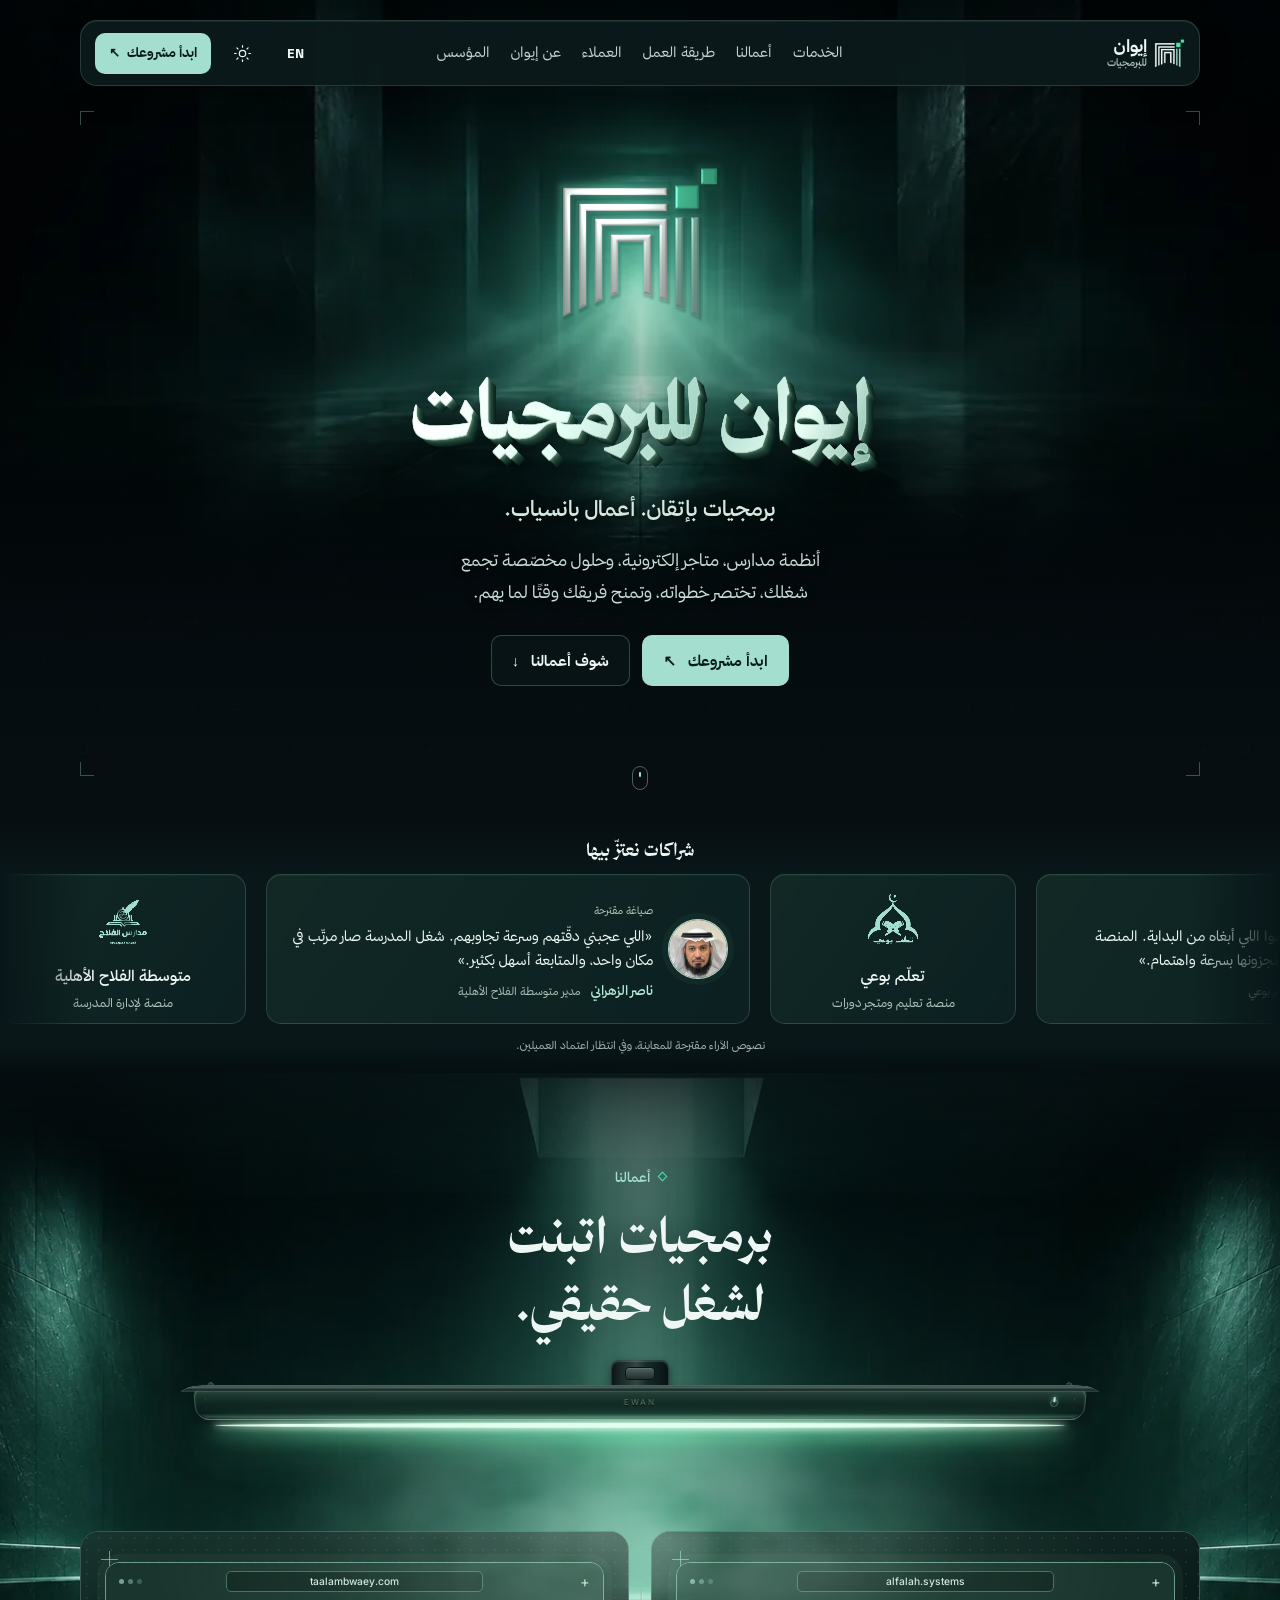
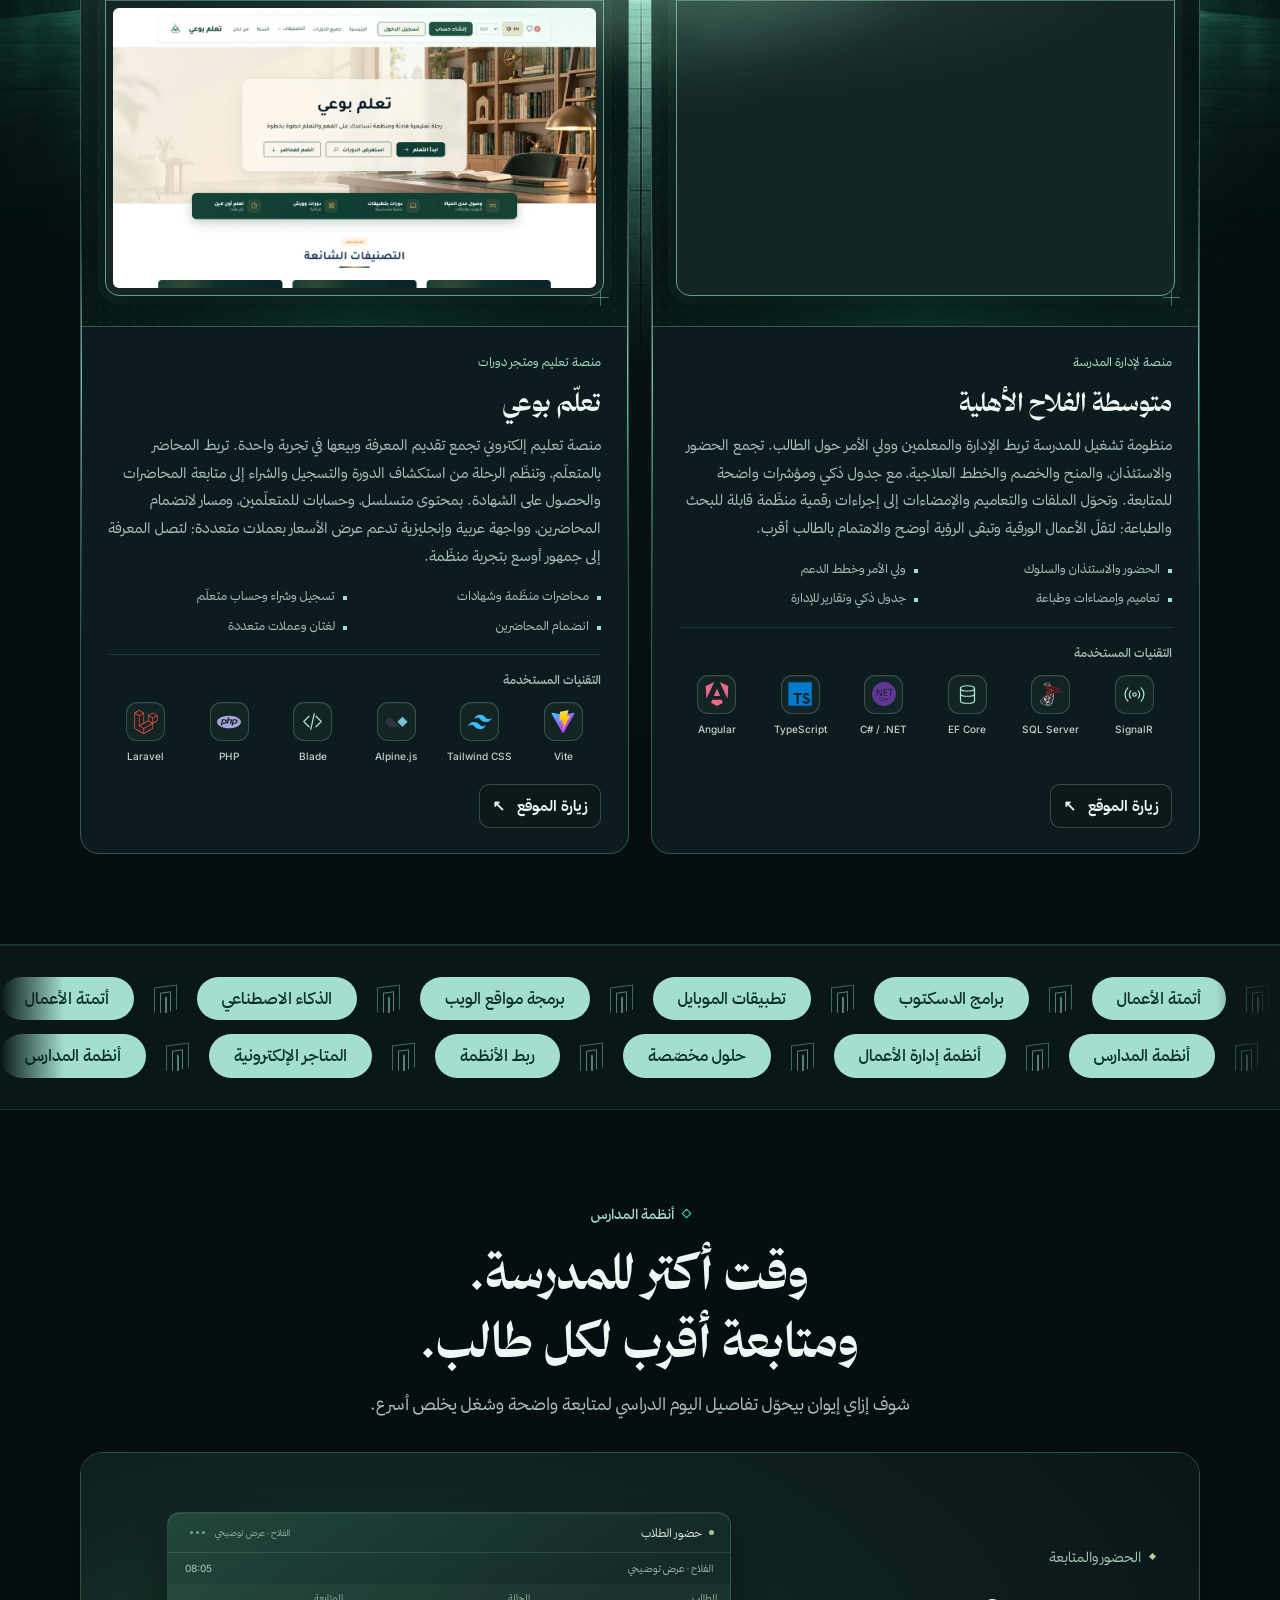
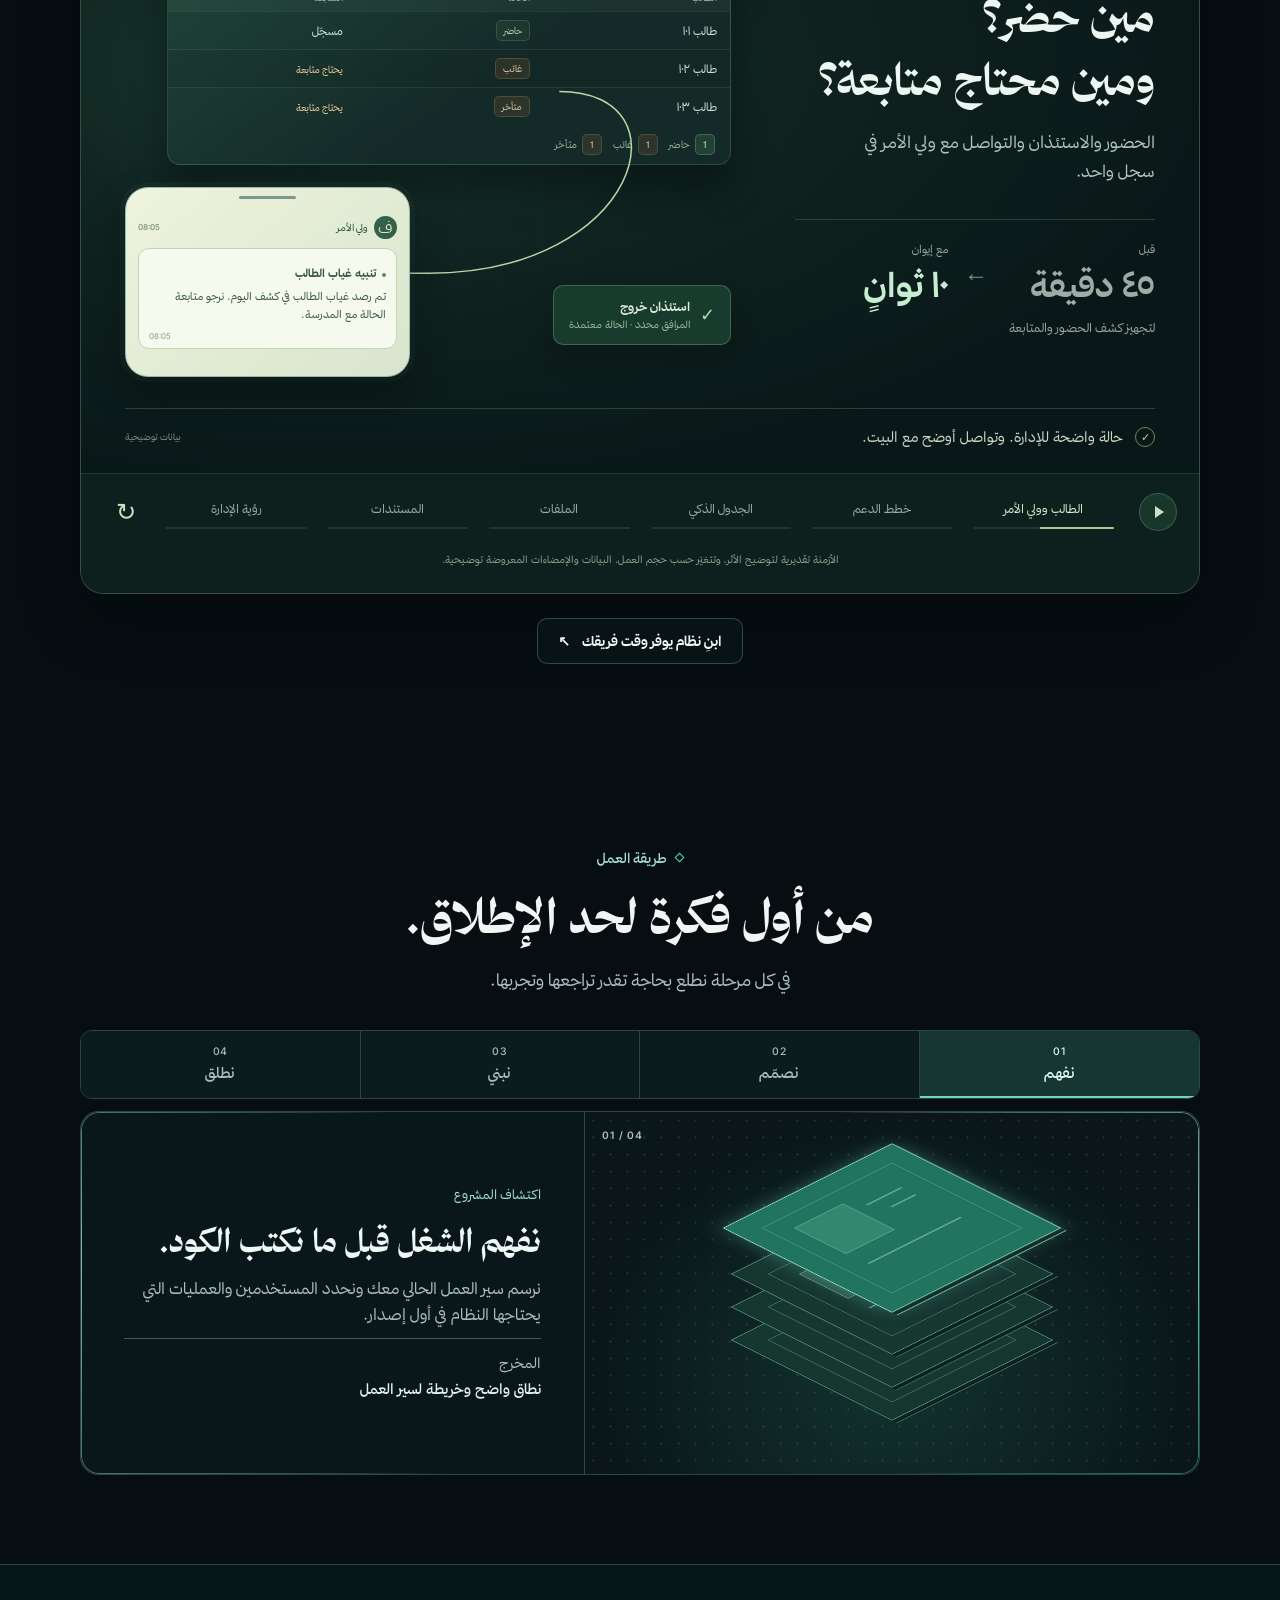
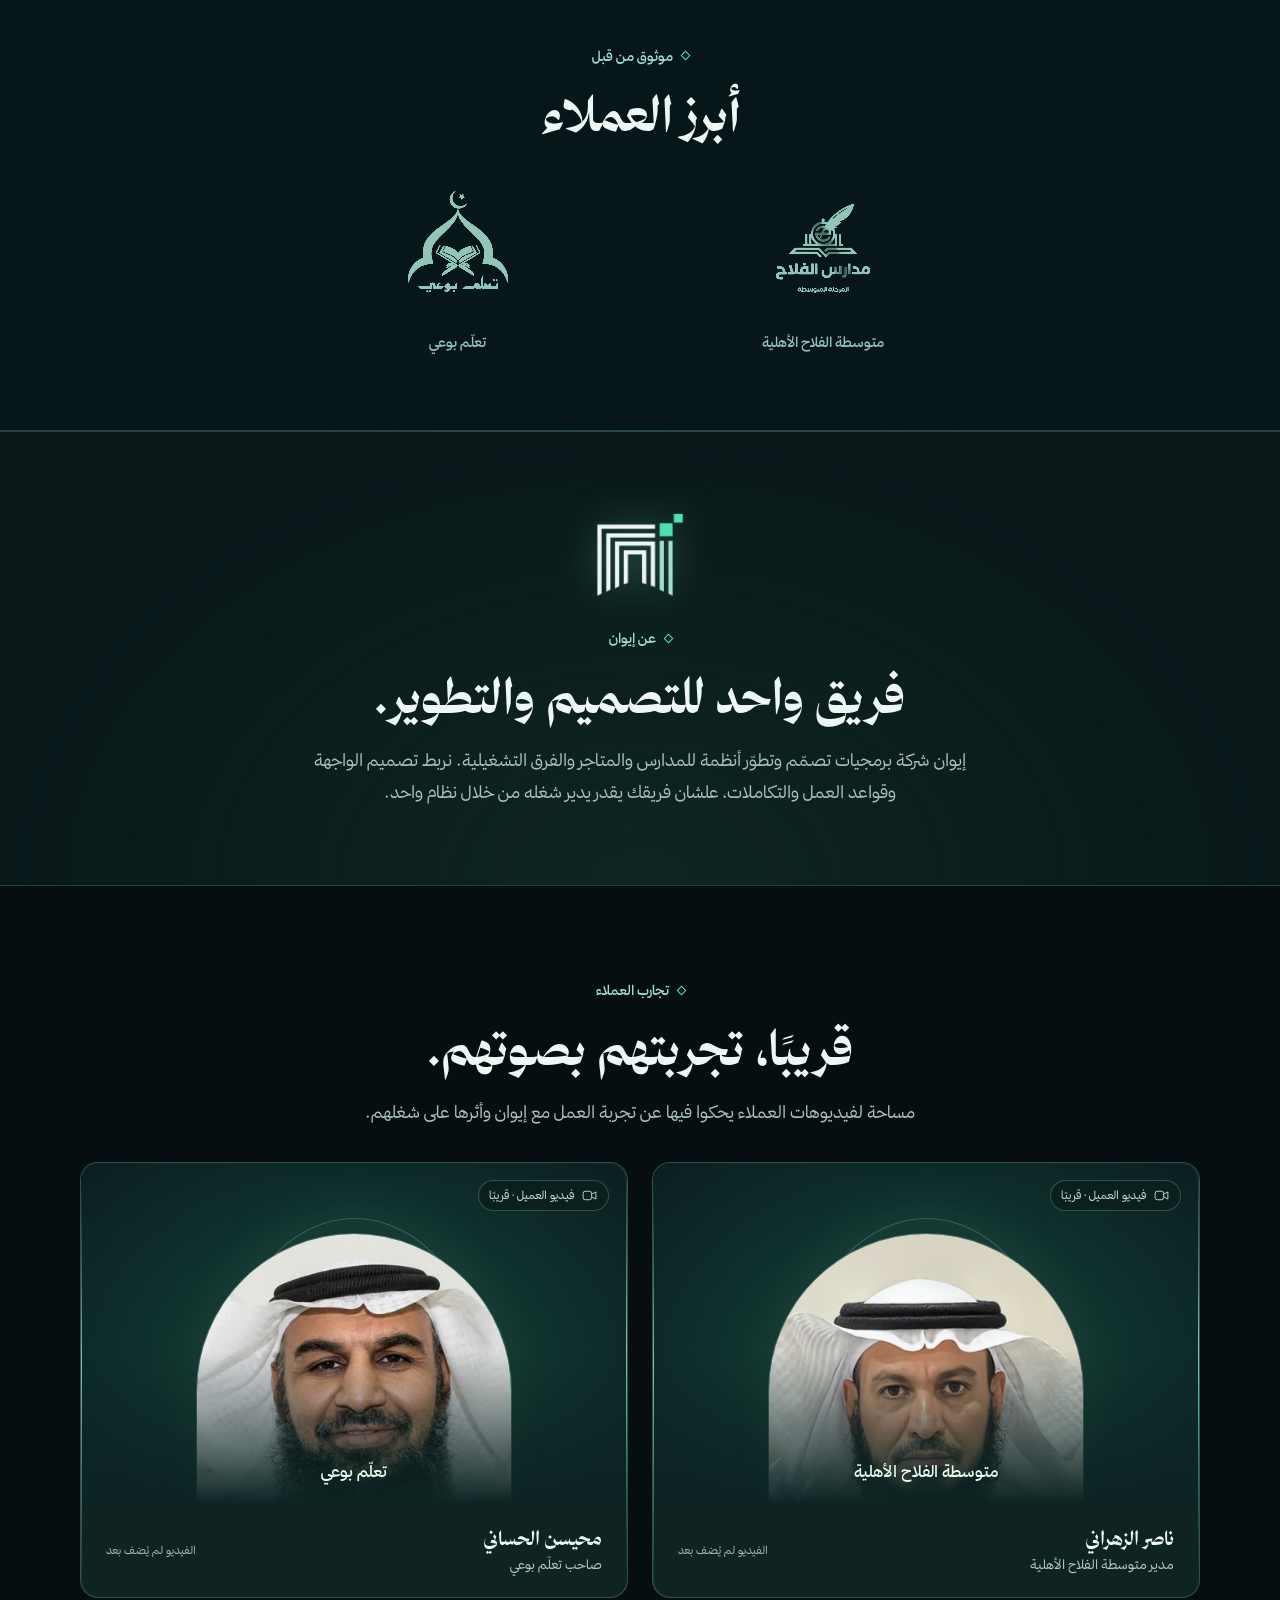
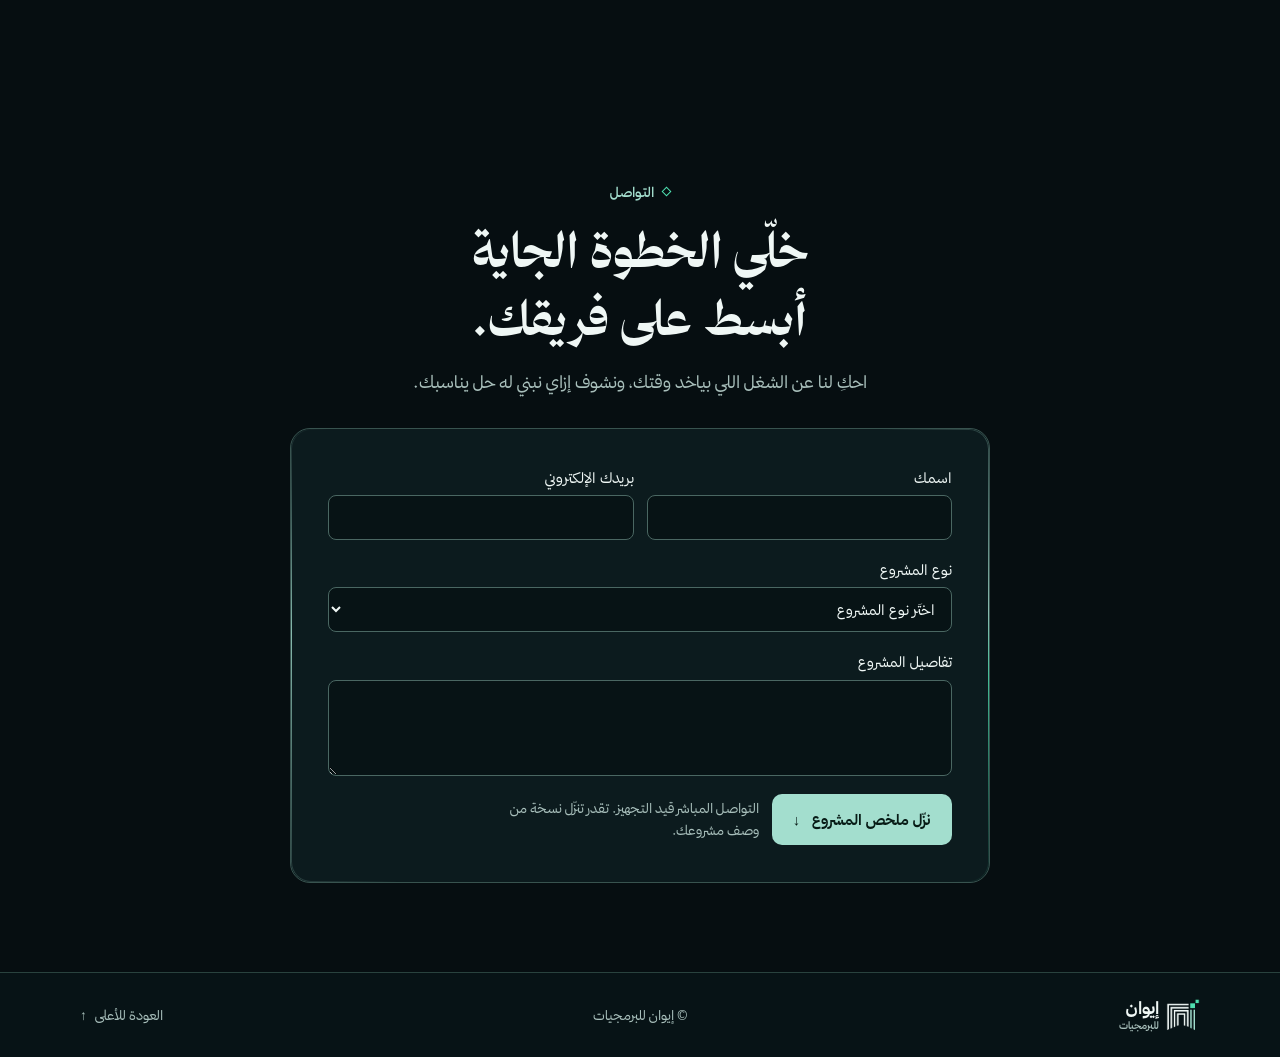
<file: site/index.html>
<!doctype html>
<html lang="ar" dir="rtl">
<head>
  <meta charset="utf-8">
  <meta name="viewport" content="width=device-width, initial-scale=1">
  <meta name="theme-color" content="#081418">
  <meta name="description" content="إيوان للبرمجيات. نصمّم ونطوّر منصات المدارس والمتاجر الإلكترونية وأنظمة التشغيل حسب احتياجات عملك.">
  <meta property="og:type" content="website">
  <meta property="og:title" content="إيوان للبرمجيات | Ewan Software">
  <meta property="og:description" content="تصميم وتطوير منصات المدارس والمتاجر الإلكترونية والأنظمة المخصصة.">
  <title>إيوان للبرمجيات | Ewan Software</title>
  <script src="assets/theme-init.js"></script>
  <link rel="icon" type="image/png" href="assets/icon.png">
  <link rel="stylesheet" href="assets/fonts/fonts.css">
  <link rel="stylesheet" href="assets/vendor/lenis.css">
  <link rel="stylesheet" href="assets/site.css">
  <link rel="stylesheet" href="assets/services.css">
  <link rel="stylesheet" href="assets/interactions.css">
  <link rel="stylesheet" href="assets/refinements.css">
  <link rel="stylesheet" href="assets/visual-polish.css">
  <link rel="stylesheet" href="assets/hero-brand.css">
  <link rel="stylesheet" href="assets/themes.css">
  <link rel="stylesheet" href="assets/fonts/reference-fonts.css">
  <link rel="stylesheet" href="assets/reference-detail.css">
  <link rel="stylesheet" href="assets/project-stacks.css">
  <link rel="stylesheet" href="assets/project-lamp.css">
  <link rel="stylesheet" href="assets/navigation.css">
  <link rel="stylesheet" href="assets/home-passage.css">
  <link rel="stylesheet" href="assets/home-studio.css">
  <script defer src="assets/fonts/ewan-fonts.js"></script>
  <script defer src="assets/vendor/lenis.min.js"></script>
  <script defer src="assets/motion/gsap.min.js"></script>
  <script defer src="assets/services-data.js"></script>
  <script defer src="assets/contact-config.js"></script>
  <script defer src="assets/content.js"></script>
  <script defer src="assets/site.js"></script>
  <script defer src="assets/interactions.js"></script>
  <script defer src="assets/services.js"></script>
  <script defer src="assets/mark-lighting.js"></script>
  <script defer src="assets/hero-proof.js"></script>
  <script defer src="assets/theme.js"></script>
  <script defer src="assets/reference-detail.js"></script>
  <script defer src="assets/project-lamp.js"></script>
  <script defer src="assets/navigation.js"></script>
</head>
<body>
  <a class="skip-link" href="#main" data-text="skip">تخطَّ إلى المحتوى</a>
  <div class="cursor-dot" aria-hidden="true"></div>
  <canvas class="portal-texture" aria-hidden="true"></canvas>
  <svg class="filter-definitions" width="0" height="0" aria-hidden="true"><defs>
    <clipPath id="client-logo-crop"><circle cx="110" cy="110" r="100"/></clipPath>
    <filter id="client-identity-filter" x="0" y="0" width="100%" height="100%" color-interpolation-filters="sRGB">
      <feColorMatrix type="matrix" values="0 0 0 0 0  0 0 0 0 0  0 0 0 0 0  -.85 -2.86 -.29 3.4 0" result="ink"/>
      <feFlood class="client-identity-tint" flood-color="#a3dece" result="tint"/><feComposite in="tint" in2="ink" operator="in"/>
    </filter>
  </defs></svg>
  <header class="site-header">
    <div class="nav-shell">
      <a class="brand" href="#top">
        <img src="assets/ewan-mark.png" alt="" width="31" height="31">
        <span data-text="brand">إيوان<small>للبرمجيات</small></span>
      </a>
      <nav class="site-menu" id="site-menu" aria-label="التنقل الرئيسي" data-label="navLabel">
        <a href="#capabilities" data-text="navServices">الخدمات</a>
        <a href="#work" data-text="navWork">أعمالنا</a>
        <a href="#process" data-text="navProcess">طريقة العمل</a>
        <a href="#partners" data-text="navClients">العملاء</a>
        <a href="#about" data-text="navAbout">عن إيوان</a>
        <a href="founder.html" data-page-link data-text="navFounder">المؤسس</a>
      </nav>
      <div class="nav-actions">
        <button class="language-button" type="button" data-language aria-label="Switch to English" lang="en">EN</button>
        <button class="theme-toggle" type="button" aria-label="تفعيل الوضع الفاتح" aria-pressed="false" data-theme-toggle>
          <svg class="theme-sun" viewBox="0 0 24 24" fill="none" aria-hidden="true"><circle cx="12" cy="12" r="4"/><path d="M12 2v2m0 16v2M2 12h2m16 0h2M4.9 4.9l1.4 1.4m11.4 11.4 1.4 1.4M4.9 19.1l1.4-1.4M17.7 6.3l1.4-1.4"/></svg>
          <svg class="theme-moon" viewBox="0 0 24 24" fill="none" aria-hidden="true"><path d="M20.4 14.5A8.7 8.7 0 0 1 9.5 3.6a8.7 8.7 0 1 0 10.9 10.9Z"/></svg>
        </button>
        <a class="button button-small button-primary magnetic" href="#contact"><span data-text="start">ابدأ مشروعك</span><span class="arrow" aria-hidden="true">↗</span></a>
        <button class="menu-toggle" type="button" aria-controls="site-menu" aria-expanded="false" aria-label="القائمة" data-label="menuLabel"><span></span><span></span></button>
      </div>
    </div>
  </header>
  <main id="main">
    <div class="home-passage">
    <section class="hero" id="top" aria-labelledby="hero-title">
      <picture class="hero-photo hero-photo-dark">
        <source media="(max-width: 620px)" srcset="assets/threshold-small.webp">
        <img src="assets/threshold.webp" width="1672" height="941" fetchpriority="high" alt="">
      </picture>
      <picture class="hero-photo hero-photo-light">
        <source media="(max-width: 620px)" srcset="assets/threshold-light-small.webp">
        <img src="assets/threshold-light.webp" width="1671" height="941" alt="" decoding="async">
      </picture>
      <div class="hero-fade"></div>
      <div class="hero-frame" aria-hidden="true"><i></i><i></i><i></i><i></i></div>
      <div class="hero-content">
        <div class="hero-symbol">
          <img src="assets/ewan-mark.png" alt="" width="180" height="180">
          <canvas width="320" height="320" aria-hidden="true"></canvas>
        </div>
        <h1 id="hero-title" data-text="heroTitle" aria-label="إيوان للبرمجيات" data-label="heroName"><span class="hero-name" data-depth="إيوان للبرمجيات"><span class="hero-name-face">إيوان للبرمجيات</span></span></h1>
        <p class="hero-tagline" data-text="heroTagline">برمجيات بإتقان. أعمال بانسياب.</p>
        <p class="hero-description" data-text="heroBody">أنظمة مدارس، متاجر إلكترونية، وحلول مخصّصة تجمع شغلك، تختصر خطواته، وتمنح فريقك وقتًا لما يهم.</p>
        <div class="hero-actions">
          <a href="#contact" class="button button-primary magnetic"><span data-text="start">ابدأ مشروعك</span><span class="arrow" aria-hidden="true">↗</span></a>
          <a href="#work" class="button button-outline magnetic"><span data-text="heroWork">شوف أعمالنا</span><span aria-hidden="true">↓</span></a>
        </div>
      </div>
      <a href="#clients" class="scroll-cue" aria-label="استكشف الخدمات" data-label="scrollLabel"><span></span></a>
    </section>

    <section class="proof-section" id="clients" aria-labelledby="clients-title">
      <div class="container proof-heading">
        <h2 id="clients-title" data-text="proofTitle">شراكات نعتزّ بيها</h2>
      </div>
      <div class="proof-window">
        <div class="proof-track">
          <div class="proof-group">
            <a class="proof-brand" href="https://alfalah.systems/" target="_blank" rel="noopener noreferrer">
              <span class="proof-logo"><svg viewBox="0 0 220 220" aria-hidden="true"><image href="assets/alfalah-logo.webp" width="220" height="220" clip-path="url(#client-logo-crop)" filter="url(#client-identity-filter)"/></svg></span>
              <strong data-text="projectName">متوسطة الفلاح الأهلية</strong><span data-text="schoolProject">منصة لإدارة المدرسة</span>
            </a>
            <figure class="proof-quote">
              <img class="proof-avatar" src="assets/nasser.webp" alt="ناصر جروض جار الله الزهراني" data-alt="nasserPortrait" width="72" height="72" loading="lazy">
              <div><span class="proof-draft" data-text="draftQuote">صياغة مقترحة</span>
                <blockquote data-text="nasserQuote">«اللي عجبني دقّتهم وسرعة تجاوبهم. شغل المدرسة صار مرتّب في مكان واحد، والمتابعة أسهل بكثير.»</blockquote>
                <figcaption><strong data-text="nasserName">ناصر الزهراني</strong><span data-text="nasserRole">مدير متوسطة الفلاح الأهلية</span></figcaption>
              </div>
            </figure>
            <a class="proof-brand" href="https://taalambwaey.com/" target="_blank" rel="noopener noreferrer">
              <span class="proof-logo"><svg viewBox="0 0 220 220" aria-hidden="true"><image href="assets/taalam-logo.webp" width="220" height="220" clip-path="url(#client-logo-crop)" filter="url(#client-identity-filter)"/></svg></span>
              <strong data-text="taalamName">تعلّم بوعي</strong><span data-text="learningProject">منصة تعليم ومتجر دورات</span>
            </a>
            <figure class="proof-quote">
              <img class="proof-avatar" src="assets/mohaysen.webp" alt="محيسن الحساني" data-alt="mohaysenPortrait" width="72" height="72" loading="lazy">
              <div><span class="proof-draft" data-text="draftQuote">صياغة مقترحة</span>
                <blockquote data-text="mohaysenQuote">«الله يعطيهم العافية، فهموا اللي أبغاه من البداية. المنصة طلعت مرتّبة، والتعديلات ينجزونها بسرعة واهتمام.»</blockquote>
                <figcaption><strong data-text="mohaysenName">محيسن الحساني</strong><span data-text="mohaysenRole">صاحب تعلّم بوعي</span></figcaption>
              </div>
            </figure>
          </div>
        </div>
      </div>
      <p class="proof-note container" data-text="proofNote">نصوص الآراء مقترحة للمعاينة، وفي انتظار اعتماد العميلين.</p>
    </section>

    <section class="work-section" id="work" aria-labelledby="work-title">
      <div class="studio-backdrop" aria-hidden="true">
        <img class="studio-dark" src="assets/work-gallery-dark.webp" width="1672" height="941" loading="lazy" decoding="async" alt="">
        <img class="studio-light" src="assets/work-gallery-light.webp" width="1672" height="941" loading="lazy" decoding="async" alt="">
      </div>
      <div class="container section">
        <div class="section-intro">
          <p class="section-label" data-text="navWork">أعمالنا</p>
          <h2 id="work-title" data-text="workTitle">برمجيات اتبنت<br>لشغل حقيقي.</h2>
        </div>
        <div class="work-showcase">
          <div class="project-lamp" aria-hidden="true">
            <div class="lamp-spill"></div>
            <div class="lamp-pool"></div>
            <div class="lamp-atmosphere">
              <svg class="lamp-mist" viewBox="0 0 1000 380" preserveAspectRatio="none">
                <defs>
                  <filter id="lamp-mist-texture" x="0" y="0" width="100%" height="100%"><feTurbulence type="fractalNoise" baseFrequency=".008 .019" numOctaves="3" seed="17"/><feColorMatrix type="matrix" values="0 0 0 0 .74  0 0 0 0 .93  0 0 0 0 .85  1.9 0 0 0 -.66"/><feGaussianBlur stdDeviation="2.4"/></filter>
                  <filter id="lamp-mist-texture-back" x="0" y="0" width="100%" height="100%"><feTurbulence type="fractalNoise" baseFrequency=".011 .014" numOctaves="3" seed="43"/><feColorMatrix type="matrix" values="0 0 0 0 .74  0 0 0 0 .93  0 0 0 0 .85  1.9 0 0 0 -.66"/><feGaussianBlur stdDeviation="3.2"/></filter>
                </defs>
                <g class="mist-wisp mist-wisp-back"><rect width="1000" height="380" filter="url(#lamp-mist-texture-back)"/></g>
                <g class="mist-wisp"><rect width="1000" height="380" filter="url(#lamp-mist-texture)"/></g>
              </svg>
            </div>
            <div class="lamp-mount"><i></i></div>
            <div class="lamp-housing">
              <div class="lamp-top"></div>
              <div class="lamp-front"><span>EWAN</span><i class="lamp-power-mark"></i></div>
              <div class="lamp-end lamp-end-left"></div>
              <div class="lamp-end lamp-end-right"></div>
              <div class="lamp-underside"><div class="lamp-diffuser"></div></div>
              <div class="lamp-emission"></div>
              <svg class="lamp-spark lamp-spark-left" viewBox="0 0 64 70"><path class="spark-core" d="M52 36 38 29 42 19 27 14M49 39 32 43 24 36 10 43M49 34 43 48 34 54"/><path class="spark-fine" d="m33 8-5-6m-7 25-9-3m5 32-5 6M6 14l-4-3"/><circle cx="23" cy="9" r="1.6"/><circle cx="8" cy="32" r="1.2"/><circle cx="29" cy="64" r="1.4"/></svg>
              <svg class="lamp-spark lamp-spark-right" viewBox="0 0 64 70"><path class="spark-core" d="M52 36 39 24 30 28 19 12M49 39 35 44 25 38 11 46M46 34 43 51 31 57"/><path class="spark-fine" d="m29 8-3-6m-6 23-9-3m6 34-6 6M7 13l-4-3"/><circle cx="16" cy="9" r="1.5"/><circle cx="7" cy="35" r="1.2"/><circle cx="29" cy="64" r="1.4"/></svg>
            </div>
          </div>
        <div class="work-cards">
        <article class="work-card">
          <div class="work-visual">
            <div class="work-grid" aria-hidden="true"></div><div class="work-cross cross-a" aria-hidden="true"></div><div class="work-cross cross-b" aria-hidden="true"></div>
            <div class="work-browser" dir="ltr">
              <div class="work-browser-bar" aria-hidden="true"><span class="app-dots"><i></i><i></i><i></i></span><span class="browser-address">alfalah.systems</span><span class="browser-plus">+</span></div>
              <div class="work-browser-body">
                <img src="assets/alfalah-home.webp" alt="الصفحة الرئيسية لموقع متوسطة الفلاح الأهلية بمكة المكرمة" data-alt="workImage" width="1200" height="694" loading="lazy" decoding="async">
              </div>
            </div>
          </div>
          <div class="work-meta">
            <div class="work-caption"><p class="work-type" data-text="schoolProject">منصة لإدارة المدرسة</p><h3 data-text="projectName">متوسطة الفلاح الأهلية</h3><p data-text="workDetails">منظومة تشغيل للمدرسة تربط الإدارة والمعلمين وولي الأمر حول الطالب. تجمع الحضور والاستئذان، والمنح والخصم والخطط العلاجية، مع جدول ذكي ومؤشرات واضحة للمتابعة. وتحوّل الملفات والتعاميم والإمضاءات إلى إجراءات رقمية منظّمة قابلة للبحث والطباعة؛ لتقلّ الأعمال الورقية وتبقى الرؤية أوضح والاهتمام بالطالب أقرب.</p></div>
            <ul class="work-capabilities" aria-label="خصائص المشروع" data-label="workCapabilities"><li data-text="schoolFeature1">الحضور والاستئذان والسلوك</li><li data-text="schoolFeature2">ولي الأمر وخطط الدعم</li><li data-text="schoolFeature3">تعاميم وإمضاءات وطباعة</li><li data-text="schoolFeature4">جدول ذكي وتقارير للإدارة</li></ul>
            <div class="project-stack">
              <p class="stack-label" data-text="techLabel">التقنيات المستخدمة</p>
              <ul class="stack-list" dir="ltr" aria-label="التقنيات المستخدمة" data-label="techLabel">
                <li class="stack-item"><span class="stack-icon"><img src="assets/tech/angular.svg" width="24" height="24" alt="" loading="lazy"></span><span lang="en">Angular</span></li>
                <li class="stack-item"><span class="stack-icon"><img src="assets/tech/typescript.svg" width="24" height="24" alt="" loading="lazy"></span><span lang="en">TypeScript</span></li>
                <li class="stack-item" title="ASP.NET Core 8 / C#"><span class="stack-icon"><img src="assets/tech/dotnet.svg" width="24" height="24" alt="" loading="lazy"></span><span lang="en">C# / .NET</span></li>
                <li class="stack-item"><span class="stack-icon"><svg viewBox="0 0 24 24" fill="none" aria-hidden="true"><ellipse cx="12" cy="5" rx="8" ry="3"/><path d="M4 5v14c0 1.7 3.6 3 8 3s8-1.3 8-3V5M4 11c0 1.7 3.6 3 8 3s8-1.3 8-3"/></svg></span><span lang="en">EF Core</span></li>
                <li class="stack-item"><span class="stack-icon"><img src="assets/tech/sqlserver.svg" width="24" height="24" alt="" loading="lazy"></span><span lang="en">SQL Server</span></li>
                <li class="stack-item"><span class="stack-icon"><svg viewBox="0 0 24 24" fill="none" aria-hidden="true"><circle cx="12" cy="12" r="2"/><path d="M7.8 7.8a6 6 0 0 0 0 8.4m8.4-8.4a6 6 0 0 1 0 8.4M4.4 4.4a10.7 10.7 0 0 0 0 15.2M19.6 4.4a10.7 10.7 0 0 1 0 15.2"/></svg></span><span lang="en">SignalR</span></li>
              </ul>
            </div>
            <a class="button button-outline magnetic" href="https://alfalah.systems/" target="_blank" rel="noopener noreferrer"><span data-text="workVisit">زيارة الموقع</span><span class="arrow" aria-hidden="true">↗</span></a>
          </div>
        </article>
        <article class="work-card">
          <div class="work-visual">
            <div class="work-grid" aria-hidden="true"></div><div class="work-cross cross-a" aria-hidden="true"></div><div class="work-cross cross-b" aria-hidden="true"></div>
            <div class="work-browser" dir="ltr">
              <div class="work-browser-bar" aria-hidden="true"><span class="app-dots"><i></i><i></i><i></i></span><span class="browser-address">taalambwaey.com</span><span class="browser-plus">+</span></div>
              <div class="work-browser-body">
                <img src="assets/taalam-home.webp" alt="الصفحة الرئيسية لمنصة تعلّم بوعي" data-alt="taalamImage" width="1200" height="694" loading="lazy" decoding="async">
              </div>
            </div>
          </div>
          <div class="work-meta">
            <div class="work-caption"><p class="work-type" data-text="learningProject">منصة تعليم ومتجر دورات</p><h3 data-text="taalamName">تعلّم بوعي</h3><p data-text="taalamDetails">منصة تعليم إلكتروني تجمع تقديم المعرفة وبيعها في تجربة واحدة. تربط المحاضر بالمتعلّم، وتنظّم الرحلة من استكشاف الدورة والتسجيل والشراء إلى متابعة المحاضرات والحصول على الشهادة. بمحتوى متسلسل، وحسابات للمتعلّمين، ومسار لانضمام المحاضرين، وواجهة عربية وإنجليزية تدعم عرض الأسعار بعملات متعددة؛ لتصل المعرفة إلى جمهور أوسع بتجربة منظّمة.</p></div>
            <ul class="work-capabilities" aria-label="خصائص المشروع" data-label="workCapabilities"><li data-text="learningFeature1">محاضرات منظّمة وشهادات</li><li data-text="learningFeature2">تسجيل وشراء وحساب متعلّم</li><li data-text="learningFeature3">انضمام المحاضرين</li><li data-text="learningFeature4">لغتان وعملات متعددة</li></ul>
            <div class="project-stack">
              <p class="stack-label" data-text="techLabel">التقنيات المستخدمة</p>
              <ul class="stack-list" dir="ltr" aria-label="التقنيات المستخدمة" data-label="techLabel">
                <li class="stack-item"><span class="stack-icon"><img src="assets/tech/laravel.svg" width="24" height="24" alt="" loading="lazy"></span><span lang="en">Laravel</span></li>
                <li class="stack-item"><span class="stack-icon"><img src="assets/tech/php.svg" width="24" height="24" alt="" loading="lazy"></span><span lang="en">PHP</span></li>
                <li class="stack-item"><span class="stack-icon"><svg viewBox="0 0 24 24" fill="none" aria-hidden="true"><path d="m8 6-6 6 6 6m8-12 6 6-6 6M14 3l-4 18"/></svg></span><span lang="en">Blade</span></li>
                <li class="stack-item"><span class="stack-icon"><img src="assets/tech/alpine.svg" width="24" height="24" alt="" loading="lazy"></span><span lang="en">Alpine.js</span></li>
                <li class="stack-item"><span class="stack-icon"><img src="assets/tech/tailwind.svg" width="24" height="24" alt="" loading="lazy"></span><span lang="en">Tailwind CSS</span></li>
                <li class="stack-item"><span class="stack-icon"><img src="assets/tech/vite.svg" width="24" height="24" alt="" loading="lazy"></span><span lang="en">Vite</span></li>
              </ul>
            </div>
            <a class="button button-outline magnetic" href="https://taalambwaey.com/" target="_blank" rel="noopener noreferrer"><span data-text="workVisit">زيارة الموقع</span><span class="arrow" aria-hidden="true">↗</span></a>
          </div>
        </article>
        </div>
        </div>
      </div>
    </section>

    </div>

    <section class="capability-band" id="capabilities" aria-label="حلول إيوان البرمجية" data-label="capabilitiesLabel">
      <div class="capability-lane"><div class="capability-track"><div class="capability-group">
        <span class="capability-pill" data-text="capAutomation">أتمتة الأعمال</span><i class="capability-separator" aria-hidden="true"></i>
        <span class="capability-pill" data-text="capAI">الذكاء الاصطناعي</span><i class="capability-separator" aria-hidden="true"></i>
        <span class="capability-pill" data-text="capWeb">برمجة مواقع الويب</span><i class="capability-separator" aria-hidden="true"></i>
        <span class="capability-pill" data-text="capMobile">تطبيقات الموبايل</span><i class="capability-separator" aria-hidden="true"></i>
        <span class="capability-pill" data-text="capDesktop">برامج الدسكتوب</span><i class="capability-separator" aria-hidden="true"></i>
      </div></div></div>
      <div class="capability-lane"><div class="capability-track"><div class="capability-group">
        <span class="capability-pill" data-text="capSchools">أنظمة المدارس</span><i class="capability-separator" aria-hidden="true"></i>
        <span class="capability-pill" data-text="capCommerce">المتاجر الإلكترونية</span><i class="capability-separator" aria-hidden="true"></i>
        <span class="capability-pill" data-text="capIntegration">ربط الأنظمة</span><i class="capability-separator" aria-hidden="true"></i>
        <span class="capability-pill" data-text="capCustom">حلول مخصّصة</span><i class="capability-separator" aria-hidden="true"></i>
        <span class="capability-pill" data-text="capOperations">أنظمة إدارة الأعمال</span><i class="capability-separator" aria-hidden="true"></i>
      </div></div></div>
    </section>

    <section class="section container cinema-section" id="services" aria-labelledby="services-title">
      <div class="section-intro">
        <p class="section-label" data-film-text="label">أنظمة المدارس</p>
        <h2 id="services-title" data-film-text="heading">وقت أكتر للمدرسة.<br>ومتابعة أقرب لكل طالب.</h2>
        <p data-film-text="description">شوف إزاي إيوان بيحوّل تفاصيل اليوم الدراسي لمتابعة واضحة وشغل يخلص أسرع.</p>
      </div>
      <div class="cinema-frame" id="school-cinema" data-chapter="0">
        <div class="cinema-screen"><iframe title="مشاهد فوائد النظام" loading="lazy" tabindex="-1"></iframe></div>
        <div class="cinema-controls">
          <button class="cinema-toggle" type="button" aria-label="إيقاف مؤقت" data-playing="true"><i aria-hidden="true"></i></button>
          <div class="cinema-chapters" role="tablist" aria-label="مشاهد فوائد النظام">
            <button type="button" role="tab" aria-selected="true" data-chapter="0"><span>الطالب وولي الأمر</span><i aria-hidden="true"></i></button>
            <button type="button" role="tab" aria-selected="false" tabindex="-1" data-chapter="1"><span>خطط الدعم</span><i aria-hidden="true"></i></button>
            <button type="button" role="tab" aria-selected="false" tabindex="-1" data-chapter="2"><span>الجدول الذكي</span><i aria-hidden="true"></i></button>
            <button type="button" role="tab" aria-selected="false" tabindex="-1" data-chapter="3"><span>الملفات</span><i aria-hidden="true"></i></button>
            <button type="button" role="tab" aria-selected="false" tabindex="-1" data-chapter="4"><span>المستندات</span><i aria-hidden="true"></i></button>
            <button type="button" role="tab" aria-selected="false" tabindex="-1" data-chapter="5"><span>رؤية الإدارة</span><i aria-hidden="true"></i></button>
          </div>
          <button class="cinema-restart" type="button" aria-label="من البداية"><span aria-hidden="true">↻</span></button>
        </div>
        <p class="cinema-note" data-film-text="note">الأزمنة تقديرية لتوضيح الأثر، وتتغيّر حسب حجم العمل. البيانات والإمضاءات المعروضة توضيحية.</p>
        <p class="cinema-caption" aria-live="polite"></p>
      </div>
      <div class="cinema-cta"><a class="button button-outline magnetic" href="#contact" data-project-type="school"><span data-film-text="contact">ابنِ نظام يوفر وقت فريقك</span><span class="arrow" aria-hidden="true">↗</span></a></div>
    </section>

    <section class="section container" id="process" aria-labelledby="process-title">
      <div class="section-intro">
        <p class="section-label" data-text="navProcess">طريقة العمل</p>
        <h2 id="process-title" data-text="processTitle">من أول فكرة لحد الإطلاق.</h2>
        <p data-text="processBody">في كل مرحلة نطلع بحاجة تقدر تراجعها وتجربها.</p>
      </div>
      <div class="process-tabs" role="tablist" aria-label="مراحل المشروع" data-label="processLabel">
        <button type="button" role="tab" aria-selected="true" id="step-discovery" aria-controls="process-panel" data-step="discovery"><span dir="ltr">01</span><b data-text="discovery">نفهم</b></button>
        <button type="button" role="tab" aria-selected="false" id="step-design" aria-controls="process-panel" data-step="design" tabindex="-1"><span dir="ltr">02</span><b data-text="design">نصمّم</b></button>
        <button type="button" role="tab" aria-selected="false" id="step-build" aria-controls="process-panel" data-step="build" tabindex="-1"><span dir="ltr">03</span><b data-text="build">نبني</b></button>
        <button type="button" role="tab" aria-selected="false" id="step-launch" aria-controls="process-panel" data-step="launch" tabindex="-1"><span dir="ltr">04</span><b data-text="launch">نطلق</b></button>
      </div>
      <div class="process-stage" id="process-panel" role="tabpanel" aria-labelledby="step-discovery" tabindex="0">
        <div class="process-art" id="process-art" data-level="1" aria-hidden="true">
          <span class="diagram-caption" id="diagram-index">01 / 04</span>
          <div class="plates">
            <div class="plate plate-4"><div><i></i><i></i><i></i></div></div>
            <div class="plate plate-3"><div><i></i><i></i><i></i></div></div>
            <div class="plate plate-2"><div><i></i><i></i><i></i></div></div>
            <div class="plate plate-1"><div><i></i><i></i><i></i></div></div>
          </div>
        </div>
        <div class="process-copy">
          <p class="stage-caption" id="process-kicker">اكتشاف المشروع</p>
          <h3 id="process-heading">نفهم الشغل قبل ما نكتب الكود.</h3>
          <p id="process-description">نرسم سير العمل الحالي معك ونحدد المستخدمين والعمليات التي يحتاجها النظام في أول إصدار.</p>
          <p class="process-output"><span data-text="deliverable">المخرج</span><b id="process-output">نطاق واضح وخريطة لسير العمل</b></p>
        </div>
      </div>
    </section>

    <section class="client-section partners-section" id="partners" aria-labelledby="partners-title">
      <div class="container section">
        <div class="section-intro"><p class="section-label" data-text="clientsTrust">موثوق من قبل</p><h2 id="partners-title" data-text="partnersTitle">أبرز العملاء</h2></div>
        <div class="featured-clients">
          <a class="featured-client" href="https://alfalah.systems/" target="_blank" rel="noopener noreferrer">
            <svg viewBox="0 0 220 220" aria-hidden="true"><image href="assets/alfalah-logo.webp" width="220" height="220" clip-path="url(#client-logo-crop)" filter="url(#client-identity-filter)"/></svg>
            <span data-text="projectName">متوسطة الفلاح الأهلية</span>
          </a>
          <a class="featured-client" href="https://taalambwaey.com/" target="_blank" rel="noopener noreferrer">
            <svg viewBox="0 0 220 220" aria-hidden="true"><image href="assets/taalam-logo.webp" width="220" height="220" clip-path="url(#client-logo-crop)" filter="url(#client-identity-filter)"/></svg>
            <span data-text="taalamName">تعلّم بوعي</span>
          </a>
        </div>
      </div>
    </section>

    <section class="about-section" id="about" aria-labelledby="about-title">
      <div class="container about-inner">
        <div class="about-mark" aria-hidden="true"><img src="assets/ewan-mark.png" alt="" width="72" height="72"></div>
        <p class="section-label" data-text="navAbout">عن إيوان</p>
        <h2 id="about-title" data-text="aboutTitle">فريق واحد للتصميم والتطوير.</h2>
        <p data-text="aboutBody">إيوان شركة برمجيات تصمّم وتطوّر أنظمة للمدارس والمتاجر والفرق التشغيلية. نربط تصميم الواجهة وقواعد العمل والتكاملات، علشان فريقك يقدر يدير شغله من خلال نظام واحد.</p>
      </div>
    </section>

    <section class="reviews-section section container" id="reviews" aria-labelledby="reviews-title">
      <div class="section-intro">
        <p class="section-label" data-text="videoLabel">تجارب العملاء</p>
        <h2 id="reviews-title" data-text="videoTitle">قريبًا، تجربتهم بصوتهم.</h2>
        <p data-text="videoBody">مساحة لفيديوهات العملاء يحكوا فيها عن تجربة العمل مع إيوان وأثرها على شغلهم.</p>
      </div>
      <div class="video-stories">
        <figure class="video-story">
          <div class="video-poster"><img src="assets/nasser.webp" alt="ناصر جروض جار الله الزهراني" data-alt="nasserPortrait" width="384" height="384" loading="lazy"><span class="video-coming"><svg viewBox="0 0 24 24" fill="none" aria-hidden="true"><rect x="3" y="6" width="12" height="12" rx="3"/><path d="m15 10 6-3v10l-6-3"/></svg><span data-text="videoSoon">فيديو العميل · قريبًا</span></span><span class="video-project" data-text="projectName">متوسطة الفلاح الأهلية</span></div>
          <figcaption><h3 data-text="nasserName">ناصر الزهراني</h3><p data-text="nasserRole">مدير متوسطة الفلاح الأهلية</p><span data-text="videoPending">الفيديو لم يُضف بعد</span></figcaption>
        </figure>
        <figure class="video-story">
          <div class="video-poster"><img src="assets/mohaysen.webp" alt="محيسن الحساني" data-alt="mohaysenPortrait" width="384" height="384" loading="lazy"><span class="video-coming"><svg viewBox="0 0 24 24" fill="none" aria-hidden="true"><rect x="3" y="6" width="12" height="12" rx="3"/><path d="m15 10 6-3v10l-6-3"/></svg><span data-text="videoSoon">فيديو العميل · قريبًا</span></span><span class="video-project" data-text="taalamName">تعلّم بوعي</span></div>
          <figcaption><h3 data-text="mohaysenName">محيسن الحساني</h3><p data-text="mohaysenRole">صاحب تعلّم بوعي</p><span data-text="videoPending">الفيديو لم يُضف بعد</span></figcaption>
        </figure>
      </div>
    </section>

    <section class="section container contact-section" id="contact" aria-labelledby="contact-title">
      <div class="section-intro">
        <p class="section-label" data-text="contactLabel">التواصل</p>
        <h2 id="contact-title" data-text="contactTitle">خلّي الخطوة الجاية<br>أبسط على فريقك.</h2>
        <p data-text="contactBody">احكِ لنا عن الشغل اللي بياخد وقتك، ونشوف إزاي نبني له حل يناسبك.</p>
      </div>
      <form class="contact-form" id="brief-form">
        <div class="fields-row">
          <label><span data-text="formName">اسمك</span><input name="name" autocomplete="name" maxlength="100" required></label>
          <label><span data-text="formEmail">بريدك الإلكتروني</span><input name="email" type="email" dir="ltr" autocomplete="email" maxlength="180" required></label>
        </div>
        <label><span data-text="formType">نوع المشروع</span><select name="type" id="project-type" required>
          <option value="" data-text="formChoose">اختَر نوع المشروع</option>
          <option value="school" data-text="specialty1">أنظمة المدارس</option>
          <option value="commerce" data-text="specialty2">التجارة الإلكترونية</option>
          <option value="ops" data-text="specialty3">أنظمة إدارة الأعمال</option>
          <option value="other" data-text="formOther">مشروع آخر</option>
        </select></label>
        <label><span data-text="formDetails">تفاصيل المشروع</span><textarea name="details" rows="4" maxlength="2000" required></textarea></label>
        <div class="contact-actions"><button class="button button-primary magnetic" type="submit" disabled><span id="contact-action">نزّل ملخص المشروع</span><span aria-hidden="true" id="contact-arrow">↓</span></button><p id="contact-hint">التواصل المباشر قيد التجهيز. تقدر تنزّل نسخة من وصف مشروعك.</p></div>
        <p class="form-status" role="status" id="form-status"></p>
      </form>
      <noscript><p class="noscript-note">فعّل JavaScript لتنزيل ملخص المشروع.</p></noscript>
    </section>
  </main>
  <footer class="site-footer">
    <div class="container footer-inner">
      <a class="brand" href="#top"><img src="assets/ewan-mark.png" alt="" width="34" height="34"><span data-text="brand">إيوان<small>للبرمجيات</small></span></a>
      <p data-text="footerRights">© إيوان للبرمجيات</p>
      <a class="back-top" href="#top"><span data-text="backTop">العودة للأعلى</span><span aria-hidden="true">↑</span></a>
    </div>
  </footer>
</body>
</html>
</file>
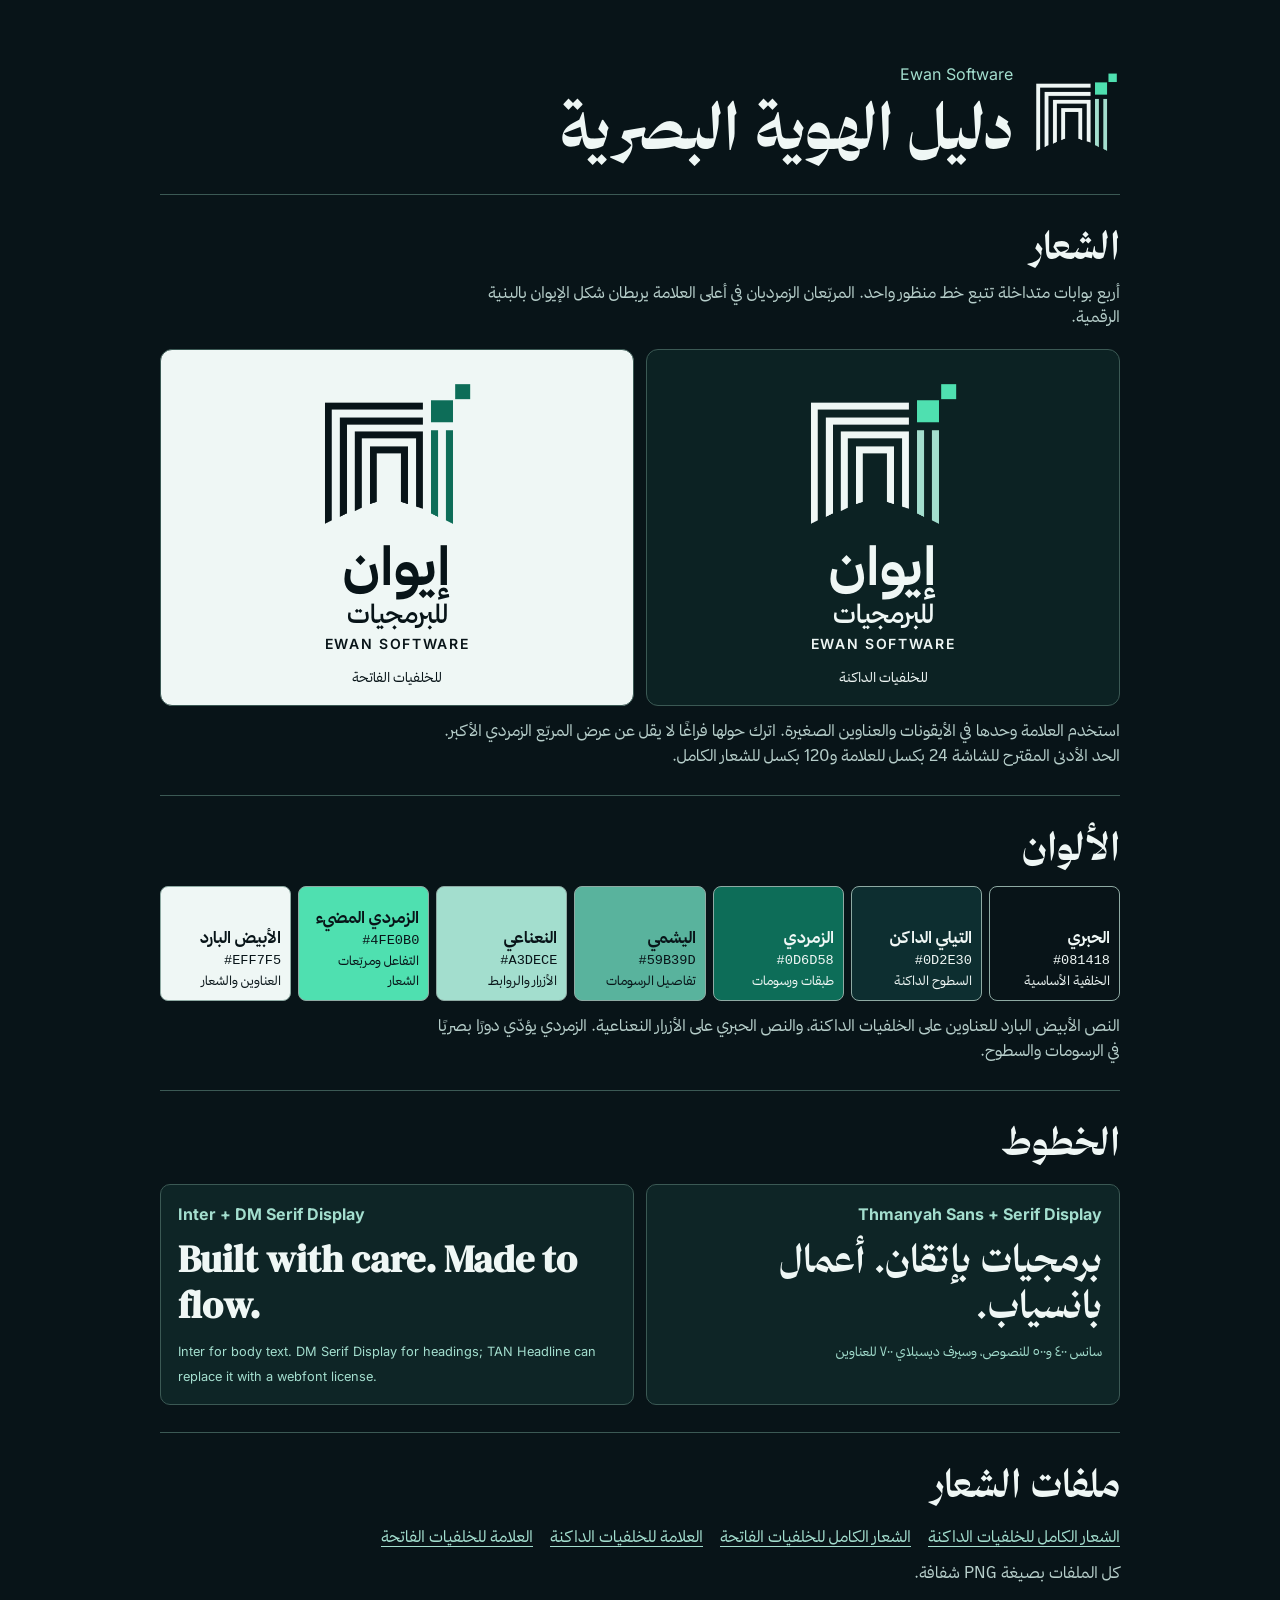
<file: brand/brand-guide.html>
<!doctype html>
<html lang="ar" dir="rtl">
<head>
  <meta charset="utf-8">
  <meta name="viewport" content="width=device-width, initial-scale=1">
  <title>دليل هوية إيوان للبرمجيات</title>
  <link rel="stylesheet" href="fonts/fonts.css">
  <link rel="stylesheet" href="brand.css">
  <link rel="stylesheet" href="fonts/reference-fonts.css">
  <link rel="stylesheet" href="reference-type.css">
  <script defer src="fonts/ewan-fonts.js"></script>
</head>
<body>
  <main>
    <header>
      <img src="ewan-mark-dark-background.png" width="87" height="87" alt="">
      <div><p lang="en" dir="ltr">Ewan Software</p><h1>دليل الهوية البصرية</h1></div>
    </header>
    <section aria-labelledby="logo">
      <h2 id="logo">الشعار</h2>
      <p>أربع بوابات متداخلة تتبع خط منظور واحد. المربّعان الزمرديان في أعلى العلامة يربطان شكل الإيوان بالبنية الرقمية.</p>
      <div class="logo-grid">
        <figure class="on-dark">
          <div class="lockup" id="lockup-dark">
            <img src="ewan-mark-dark-background.png" width="157" height="157" alt="">
            <strong>إيوان</strong><span>للبرمجيات</span><b lang="en" dir="ltr">EWAN SOFTWARE</b>
          </div>
          <figcaption>للخلفيات الداكنة</figcaption>
        </figure>
        <figure class="on-light">
          <div class="lockup" id="lockup-light">
            <img src="ewan-mark-light-background.png" width="157" height="157" alt="">
            <strong>إيوان</strong><span>للبرمجيات</span><b lang="en" dir="ltr">EWAN SOFTWARE</b>
          </div>
          <figcaption>للخلفيات الفاتحة</figcaption>
        </figure>
      </div>
      <p>استخدم العلامة وحدها في الأيقونات والعناوين الصغيرة. اترك حولها فراغًا لا يقل عن عرض المربّع الزمردي الأكبر. الحد الأدنى المقترح للشاشة 24 بكسل للعلامة و120 بكسل للشعار الكامل.</p>
    </section>
    <section aria-labelledby="palette">
      <h2 id="palette">الألوان</h2>
      <div class="swatches">
        <div style="--swatch:#081418;--swatch-text:#EFF7F5"><b>الحبري</b><code>#081418</code><small>الخلفية الأساسية</small></div>
        <div style="--swatch:#0D2E30;--swatch-text:#EFF7F5"><b>التيلي الداكن</b><code>#0D2E30</code><small>السطوح الداكنة</small></div>
        <div style="--swatch:#0D6D58;--swatch-text:#EFF7F5"><b>الزمردي</b><code>#0D6D58</code><small>طبقات ورسومات</small></div>
        <div style="--swatch:#59B39D"><b>اليشمي</b><code>#59B39D</code><small>تفاصيل الرسومات</small></div>
        <div style="--swatch:#A3DECE"><b>النعناعي</b><code>#A3DECE</code><small>الأزرار والروابط</small></div>
        <div style="--swatch:#4FE0B0"><b>الزمردي المضيء</b><code>#4FE0B0</code><small>التفاعل ومربّعات الشعار</small></div>
        <div style="--swatch:#EFF7F5"><b>الأبيض البارد</b><code>#EFF7F5</code><small>العناوين والشعار</small></div>
      </div>
      <p>النص الأبيض البارد للعناوين على الخلفيات الداكنة، والنص الحبري على الأزرار النعناعية. الزمردي يؤدّي دورًا بصريًا في الرسومات والسطوح.</p>
    </section>
    <section aria-labelledby="type">
      <h2 id="type">الخطوط</h2>
      <div class="type-grid">
        <div><strong dir="ltr" lang="en">Thmanyah Sans + Serif Display</strong><p class="ar-specimen">برمجيات بإتقان. أعمال بانسياب.</p><small>سانس ٤٠٠ و٥٠٠ للنصوص، وسيرف ديسبلاي ٧٠٠ للعناوين</small></div>
        <div dir="ltr" lang="en"><strong>Inter + DM Serif Display</strong><p>Built with care. Made to flow.</p><small>Inter for body text. DM Serif Display for headings; TAN Headline can replace it with a webfont license.</small></div>
      </div>
    </section>
    <section aria-labelledby="files">
      <h2 id="files">ملفات الشعار</h2>
      <div class="downloads">
        <a href="ewan-lockup-dark-background.png" download>الشعار الكامل للخلفيات الداكنة</a>
        <a href="ewan-lockup-light-background.png" download>الشعار الكامل للخلفيات الفاتحة</a>
        <a href="ewan-mark-dark-background.png" download>العلامة للخلفيات الداكنة</a>
        <a href="ewan-mark-light-background.png" download>العلامة للخلفيات الفاتحة</a>
      </div>
      <p>كل الملفات بصيغة PNG شفافة.</p>
    </section>
  </main>
</body>
</html>
</file>
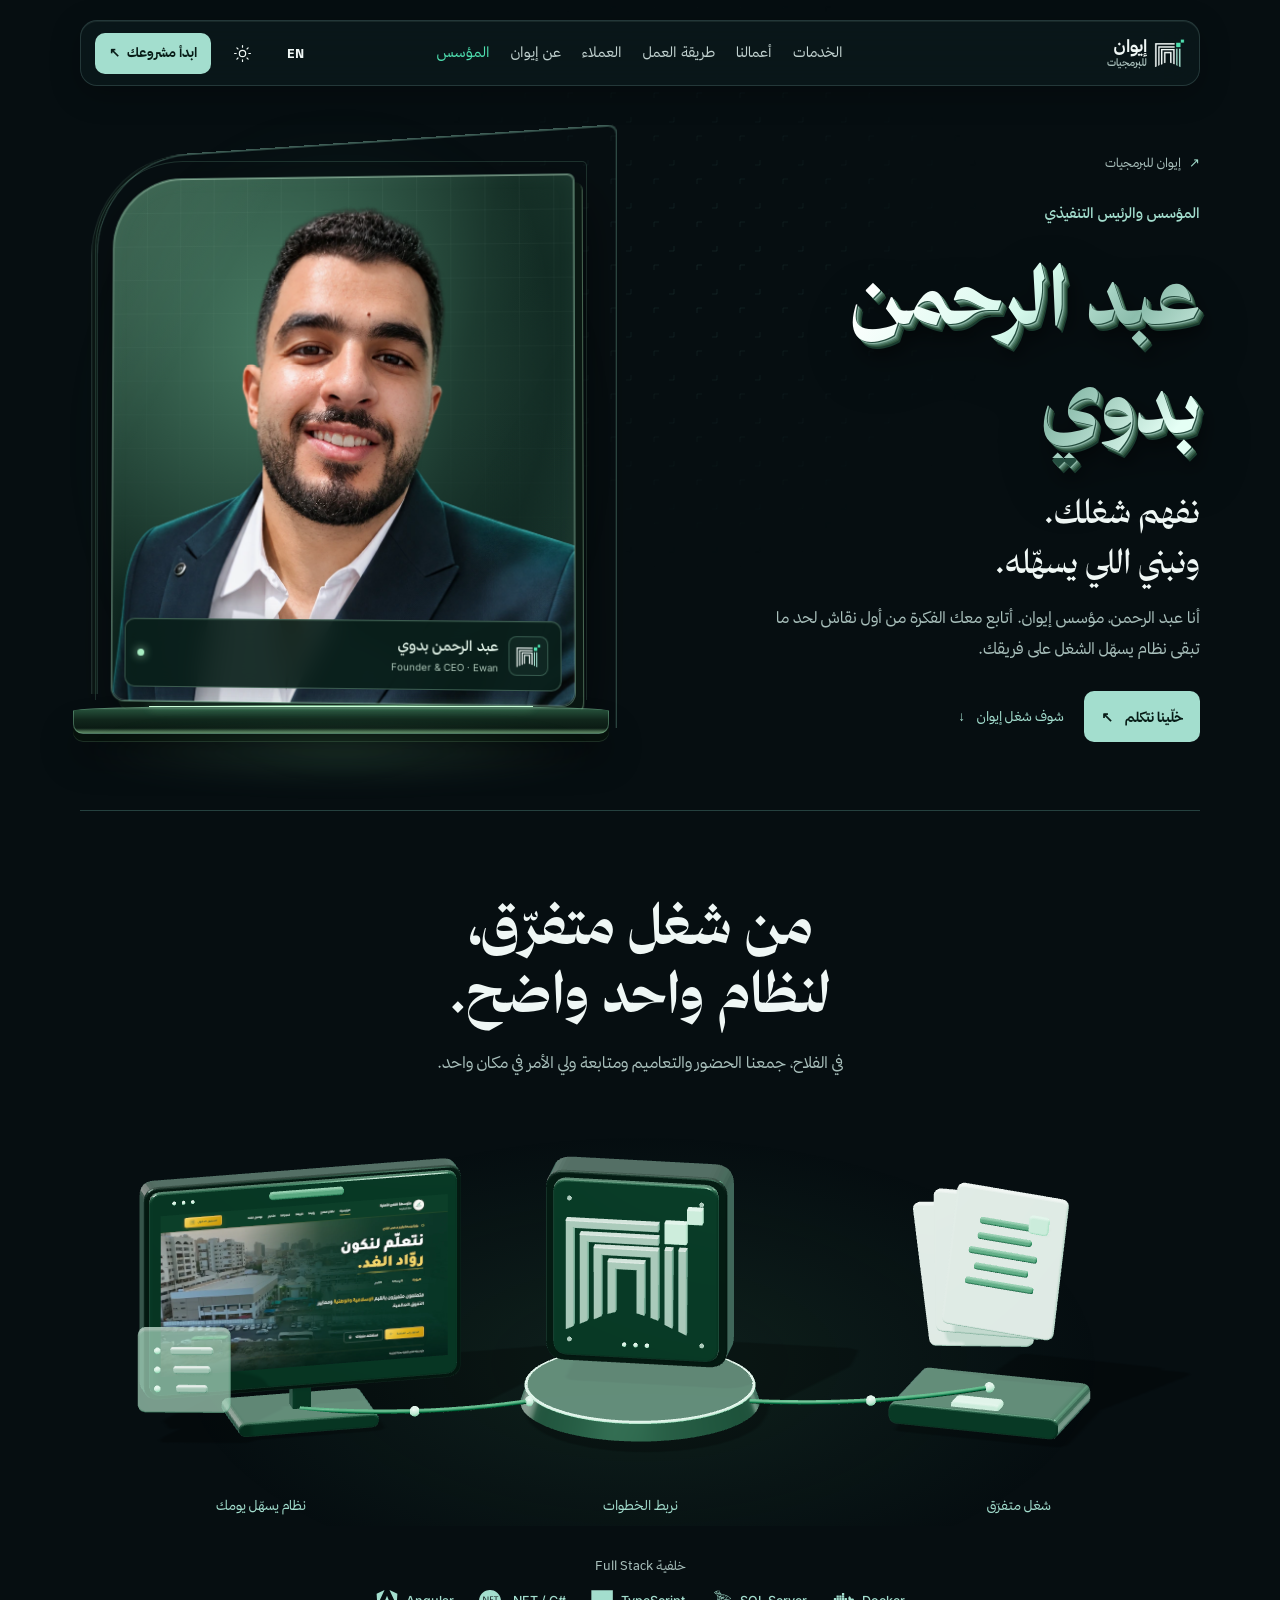
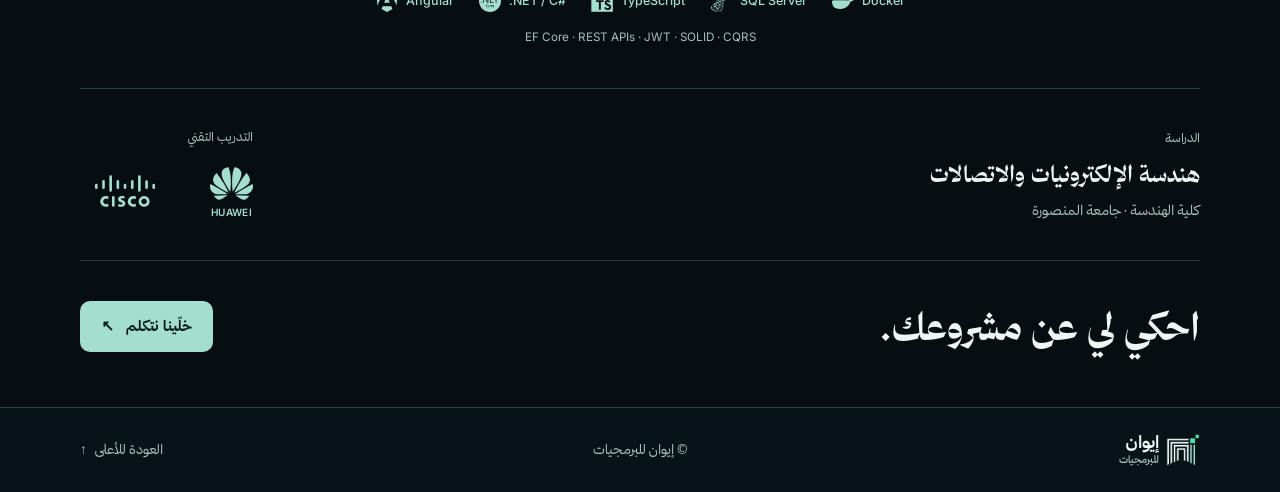
<file: site/founder.html>
<!doctype html>
<html lang="ar" dir="rtl">
<head>
  <meta charset="utf-8">
  <meta name="viewport" content="width=device-width, initial-scale=1">
  <meta name="theme-color" content="#081418">
  <meta name="description" content="عبد الرحمن بدوي، مؤسس إيوان للبرمجيات. من فهم المشكلة إلى نظام يجمع خطوات العمل ويسهّل يوم فريقك.">
  <meta property="og:type" content="profile">
  <meta property="og:title" content="عبد الرحمن بدوي | مؤسس إيوان للبرمجيات">
  <meta property="og:description" content="عبد الرحمن بدوي، مؤسس إيوان. نفهم شغلك، ونبني اللي يسهّله.">
  <title>عبد الرحمن بدوي | المؤسس والرئيس التنفيذي لإيوان</title>
  <script src="assets/theme-init.js"></script>
  <link rel="icon" type="image/png" href="assets/icon.png">
  <link rel="stylesheet" href="assets/fonts/fonts.css">
  <link rel="stylesheet" href="assets/fonts/reference-fonts.css">
  <link rel="stylesheet" href="assets/vendor/lenis.css">
  <link rel="stylesheet" href="assets/site.css">
  <link rel="stylesheet" href="assets/themes.css">
  <link rel="stylesheet" href="assets/reference-detail.css">
  <link rel="stylesheet" href="assets/navigation.css">
  <link rel="stylesheet" href="assets/founder.css">
  <script defer src="assets/fonts/ewan-fonts.js"></script>
  <script defer src="assets/vendor/lenis.min.js"></script>
  <script defer src="assets/founder.js"></script>
  <script defer src="assets/interactions.js"></script>
  <script defer src="assets/theme.js"></script>
  <script defer src="assets/navigation.js"></script>
  <script type="module" src="assets/founder-scene.js"></script>
</head>
<body class="founder-page">
  <a class="skip-link" href="#main" data-f="skip">تخطَّ إلى المحتوى</a>
  <div class="cursor-dot" aria-hidden="true"></div>
  <div class="founder-ambience" aria-hidden="true"></div>
  <header class="site-header">
    <div class="nav-shell">
      <a class="brand" href="index.html" data-page-link><img src="assets/ewan-mark.png" alt="" width="31" height="31"><span data-f="brand">إيوان<small>للبرمجيات</small></span></a>
      <nav class="site-menu" id="site-menu" aria-label="التنقل الرئيسي" data-f-label="navLabel">
        <a href="index.html#capabilities" data-page-link data-f="navServices">الخدمات</a>
        <a href="index.html#work" data-page-link data-f="navWork">أعمالنا</a>
        <a href="index.html#process" data-page-link data-f="navProcess">طريقة العمل</a>
        <a href="index.html#partners" data-page-link data-f="navClients">العملاء</a>
        <a href="index.html#about" data-page-link data-f="navAbout">عن إيوان</a>
        <a href="#top" aria-current="page" data-f="navFounder">المؤسس</a>
      </nav>
      <div class="nav-actions">
        <button class="language-button" type="button" data-language aria-label="Switch to English" lang="en">EN</button>
        <button class="theme-toggle" type="button" aria-label="تفعيل الوضع الفاتح" aria-pressed="false" data-theme-toggle>
          <svg class="theme-sun" viewBox="0 0 24 24" fill="none" aria-hidden="true"><circle cx="12" cy="12" r="4"/><path d="M12 2v2m0 16v2M2 12h2m16 0h2M4.9 4.9l1.4 1.4m11.4 11.4 1.4 1.4M4.9 19.1l1.4-1.4M17.7 6.3l1.4-1.4"/></svg>
          <svg class="theme-moon" viewBox="0 0 24 24" fill="none" aria-hidden="true"><path d="M20.4 14.5A8.7 8.7 0 0 1 9.5 3.6a8.7 8.7 0 1 0 10.9 10.9Z"/></svg>
        </button>
        <a class="button button-small button-primary magnetic" href="index.html#contact" data-page-link><span data-f="start">ابدأ مشروعك</span><span class="arrow" aria-hidden="true">↗</span></a>
        <button class="menu-toggle" type="button" aria-controls="site-menu" aria-expanded="false" aria-label="القائمة" data-f-label="menuLabel"><span></span><span></span></button>
      </div>
    </div>
  </header>

  <main id="main">
    <section class="founder-hero container" id="top" aria-labelledby="founder-name">
      <div class="founder-copy">
        <a class="founder-back" href="index.html" data-page-link><span aria-hidden="true">↗</span><span data-f="backAgency">إيوان للبرمجيات</span></a>
        <p class="founder-role" data-f="role">المؤسس والرئيس التنفيذي</p>
        <h1 id="founder-name" class="founder-name" data-depth="عبد الرحمن بدوي" data-f="name"><span class="founder-name-face">عبد الرحمن<br>بدوي</span></h1>
        <p class="founder-position" data-f="position">نفهم شغلك.<br> ونبني اللي يسهّله.</p>
        <p class="founder-intro" data-f="intro">أنا عبد الرحمن، مؤسس إيوان. أتابع معك الفكرة من أول نقاش لحد ما تبقى نظام يسهّل الشغل على فريقك.</p>
        <div class="founder-actions"><a class="button button-primary magnetic" href="index.html#contact" data-page-link><span data-f="talk">خلّينا نتكلم</span><span class="arrow" aria-hidden="true">↗</span></a><a class="founder-text-link" href="index.html#work" data-page-link><span data-f="exploreVision">شوف شغل إيوان</span><span aria-hidden="true">↓</span></a></div>
      </div>
      <div class="founder-portrait-stage">
        <div class="portrait-aura" aria-hidden="true"></div>
        <div class="portrait-portal portal-outer" aria-hidden="true"></div><div class="portrait-portal portal-inner" aria-hidden="true"></div>
        <figure class="founder-portrait">
          <div class="portrait-backlight" aria-hidden="true"></div>
          <div class="portrait-grid" aria-hidden="true"></div>
          <picture><source media="(max-width:650px)" srcset="assets/founder/abdelrahman-badawy-small.webp"><img src="assets/founder/abdelrahman-badawy.webp" alt="عبد الرحمن بدوي، مؤسس إيوان للبرمجيات" data-f-alt="portraitAlt" width="945" height="1665" fetchpriority="high"></picture>
          <div class="portrait-glass" aria-hidden="true"></div>
          <figcaption><span class="portrait-seal" aria-hidden="true"><img src="assets/ewan-mark.png" alt="" width="25" height="25"></span><span><b data-f="portraitName">عبد الرحمن بدوي</b><small lang="en">Founder &amp; CEO · Ewan</small></span><i class="portrait-sign" aria-hidden="true"></i></figcaption>
        </figure>
        <div class="portrait-plinth" aria-hidden="true"></div>
        <div class="portrait-reflection" aria-hidden="true"></div>
      </div>
    </section>

    <section class="founder-workbench container" id="approach" aria-labelledby="approach-title">
      <div class="workbench-heading"><h2 id="approach-title" data-f="approachTitle">من شغل متفرّق،<br>لنظام واحد واضح.</h2><p data-f="approachBody">في الفلاح، جمعنا الحضور والتعاميم ومتابعة ولي الأمر في مكان واحد.</p></div>
      <div class="workbench-scene" data-scene-state="loading">
        <canvas id="founder-workbench" aria-hidden="true"></canvas>
        <div class="workbench-fallback" aria-hidden="true"><img src="assets/ewan-mark.png" alt="" width="110" height="110"><img src="assets/alfalah-home.webp" alt="" width="1200" height="694"></div>
        <div class="workbench-halo" aria-hidden="true"></div>
        <div class="workbench-labels"><span data-f="sceneBefore">شغل متفرّق</span><span data-f="sceneCore">نربط الخطوات</span><span data-f="sceneAfter">نظام يسهّل يومك</span></div>
      </div>
      <div class="founder-stack-line"><span data-f="stackLabel">خلفية Full Stack</span><ul class="compact-tech" aria-label="التقنيات" data-f-label="techLabel"><li><i style="--tech-icon:url('tech/angular.svg')"></i>Angular</li><li><i style="--tech-icon:url('tech/dotnet.svg')"></i>.NET / C#</li><li><i style="--tech-icon:url('tech/typescript.svg')"></i>TypeScript</li><li><i style="--tech-icon:url('tech/sqlserver.svg')"></i>SQL Server</li><li><i style="--tech-icon:url('founder/docker.svg')"></i>Docker</li></ul><p lang="en" dir="ltr">EF Core · REST APIs · JWT · SOLID · CQRS</p></div>
      <div class="founder-credentials">
        <div class="compact-study"><span data-f="studyLabel">الدراسة</span><h3 data-f="studyTitle">هندسة الإلكترونيات والاتصالات</h3><p data-f="studyBody">كلية الهندسة · جامعة المنصورة</p></div>
        <div class="compact-training"><span data-f="trainingLabel">التدريب التقني</span><ul class="training-logos" aria-label="جهات التدريب" data-f-label="trainingLogos"><li><span class="training-brand huawei-brand" aria-label="Huawei"><i aria-hidden="true"></i><b lang="en">HUAWEI</b></span></li><li><span class="training-brand cisco-brand" aria-label="Cisco"><i aria-hidden="true"></i></span></li></ul></div>
      </div>
      <div class="founder-contact-line"><h3 data-f="contactTitle">احكي لي عن مشروعك.</h3><a class="button button-primary magnetic" href="index.html#contact" data-page-link><span data-f="talk">خلّينا نتكلم</span><span class="arrow" aria-hidden="true">↗</span></a></div>
    </section>
  </main>
  <footer class="site-footer"><div class="container footer-inner"><a class="brand" href="index.html" data-page-link><img src="assets/ewan-mark.png" alt="" width="34" height="34"><span data-f="brand">إيوان<small>للبرمجيات</small></span></a><p data-f="footer">© إيوان للبرمجيات</p><a class="back-top" href="#top"><span data-f="backTop">العودة للأعلى</span><span aria-hidden="true">↑</span></a></div></footer>
</body>
</html>
</file>
<file: site/assets/fonts/fonts.css>
@font-face {
  font-family: 'Geist';
  font-style: normal;
  font-weight: 400 700;
  font-display: swap;
  src: url(geist-latin.woff2) format('woff2');
  unicode-range: U+0000-00FF, U+0131, U+0152-0153, U+02BB-02BC, U+02C6, U+02DA, U+02DC, U+0304, U+0308, U+0329, U+2000-206F, U+20AC, U+2122, U+2191, U+2193, U+2212, U+2215, U+FEFF, U+FFFD;
}

@font-face {
  font-family: 'IBM Plex Sans Arabic';
  font-style: normal;
  font-weight: 400;
  font-display: swap;
  src: url(plex-arabic-400.woff2) format('woff2');
  unicode-range: U+0600-06FF, U+0750-077F, U+0870-0891, U+0897-08E1, U+08E3-08FF, U+200C-200E, U+2010-2011, U+204F, U+2E41, U+FB50-FDFF, U+FE70-FE74, U+FE76-FEFC, U+102E0-102FB, U+10E60-10E7E, U+10EC2-10EC7, U+10EC9-10EEE, U+10EF0-10EFF, U+1EE00-1EE03, U+1EE05-1EE1F, U+1EE21-1EE22, U+1EE24, U+1EE27, U+1EE29-1EE32, U+1EE34-1EE37, U+1EE39, U+1EE3B, U+1EE42, U+1EE47, U+1EE49, U+1EE4B, U+1EE4D-1EE4F, U+1EE51-1EE52, U+1EE54, U+1EE57, U+1EE59, U+1EE5B, U+1EE5D, U+1EE5F, U+1EE61-1EE62, U+1EE64, U+1EE67-1EE6A, U+1EE6C-1EE72, U+1EE74-1EE77, U+1EE79-1EE7C, U+1EE7E, U+1EE80-1EE89, U+1EE8B-1EE9B, U+1EEA1-1EEA3, U+1EEA5-1EEA9, U+1EEAB-1EEBB, U+1EEF0-1EEF1;
}

@font-face {
  font-family: 'IBM Plex Sans Arabic';
  font-style: normal;
  font-weight: 500;
  font-display: swap;
  src: url(plex-arabic-500.woff2) format('woff2');
  unicode-range: U+0600-06FF, U+0750-077F, U+0870-0891, U+0897-08E1, U+08E3-08FF, U+200C-200E, U+2010-2011, U+204F, U+2E41, U+FB50-FDFF, U+FE70-FE74, U+FE76-FEFC, U+102E0-102FB, U+10E60-10E7E, U+10EC2-10EC7, U+10EC9-10EEE, U+10EF0-10EFF, U+1EE00-1EE03, U+1EE05-1EE1F, U+1EE21-1EE22, U+1EE24, U+1EE27, U+1EE29-1EE32, U+1EE34-1EE37, U+1EE39, U+1EE3B, U+1EE42, U+1EE47, U+1EE49, U+1EE4B, U+1EE4D-1EE4F, U+1EE51-1EE52, U+1EE54, U+1EE57, U+1EE59, U+1EE5B, U+1EE5D, U+1EE5F, U+1EE61-1EE62, U+1EE64, U+1EE67-1EE6A, U+1EE6C-1EE72, U+1EE74-1EE77, U+1EE79-1EE7C, U+1EE7E, U+1EE80-1EE89, U+1EE8B-1EE9B, U+1EEA1-1EEA3, U+1EEA5-1EEA9, U+1EEAB-1EEBB, U+1EEF0-1EEF1;
}

@font-face {
  font-family: 'IBM Plex Sans Arabic';
  font-style: normal;
  font-weight: 600;
  font-display: swap;
  src: url(plex-arabic-600.woff2) format('woff2');
  unicode-range: U+0600-06FF, U+0750-077F, U+0870-0891, U+0897-08E1, U+08E3-08FF, U+200C-200E, U+2010-2011, U+204F, U+2E41, U+FB50-FDFF, U+FE70-FE74, U+FE76-FEFC, U+102E0-102FB, U+10E60-10E7E, U+10EC2-10EC7, U+10EC9-10EEE, U+10EF0-10EFF, U+1EE00-1EE03, U+1EE05-1EE1F, U+1EE21-1EE22, U+1EE24, U+1EE27, U+1EE29-1EE32, U+1EE34-1EE37, U+1EE39, U+1EE3B, U+1EE42, U+1EE47, U+1EE49, U+1EE4B, U+1EE4D-1EE4F, U+1EE51-1EE52, U+1EE54, U+1EE57, U+1EE59, U+1EE5B, U+1EE5D, U+1EE5F, U+1EE61-1EE62, U+1EE64, U+1EE67-1EE6A, U+1EE6C-1EE72, U+1EE74-1EE77, U+1EE79-1EE7C, U+1EE7E, U+1EE80-1EE89, U+1EE8B-1EE9B, U+1EEA1-1EEA3, U+1EEA5-1EEA9, U+1EEAB-1EEBB, U+1EEF0-1EEF1;
}

@font-face {
  font-family: 'IBM Plex Sans Arabic';
  font-style: normal;
  font-weight: 700;
  font-display: swap;
  src: url(plex-arabic-700.woff2) format('woff2');
  unicode-range: U+0600-06FF, U+0750-077F, U+0870-0891, U+0897-08E1, U+08E3-08FF, U+200C-200E, U+2010-2011, U+204F, U+2E41, U+FB50-FDFF, U+FE70-FE74, U+FE76-FEFC, U+102E0-102FB, U+10E60-10E7E, U+10EC2-10EC7, U+10EC9-10EEE, U+10EF0-10EFF, U+1EE00-1EE03, U+1EE05-1EE1F, U+1EE21-1EE22, U+1EE24, U+1EE27, U+1EE29-1EE32, U+1EE34-1EE37, U+1EE39, U+1EE3B, U+1EE42, U+1EE47, U+1EE49, U+1EE4B, U+1EE4D-1EE4F, U+1EE51-1EE52, U+1EE54, U+1EE57, U+1EE59, U+1EE5B, U+1EE5D, U+1EE5F, U+1EE61-1EE62, U+1EE64, U+1EE67-1EE6A, U+1EE6C-1EE72, U+1EE74-1EE77, U+1EE79-1EE7C, U+1EE7E, U+1EE80-1EE89, U+1EE8B-1EE9B, U+1EEA1-1EEA3, U+1EEA5-1EEA9, U+1EEAB-1EEBB, U+1EEF0-1EEF1;
}
</file>
<file: site/assets/vendor/lenis.css>
html.lenis,
html.lenis body {
  height: auto;
}

.lenis:not(.lenis-autoToggle).lenis-stopped {
  overflow: clip;
}

.lenis [data-lenis-prevent],
.lenis [data-lenis-prevent-wheel],
.lenis [data-lenis-prevent-touch],
.lenis [data-lenis-prevent-vertical],
.lenis [data-lenis-prevent-horizontal] {
  overscroll-behavior: contain;
}

.lenis.lenis-smooth iframe {
  pointer-events: none;
}

.lenis.lenis-autoToggle {
  transition-property: overflow;
  transition-duration: 1ms;
  transition-behavior: allow-discrete;
}
</file>
<file: site/assets/site.css>
:root {
  color-scheme: dark;
  --ink: #081418;
  --deep: #0d2e30;
  --emerald: #0d6d58;
  --jade: #59b39d;
  --mint: #a3dece;
  --signal: #4fe0b0;
  --white: #eff7f5;
  --muted: #a8bfbb;
  --line: #25413f;
  --background: #060e11;
  --sans: 'Geist', system-ui, sans-serif;
  --arabic: 'IBM Plex Sans Arabic', 'Geist', Tahoma, sans-serif;
  --shell: 1120px;
  --gutter: clamp(18px, 4vw, 48px);
  --ease: cubic-bezier(.2,.75,.2,1);
  font-family: var(--sans);
}

:root[lang="ar"] { font-family: var(--arabic); }
*, *::before, *::after { box-sizing: border-box; }
html { scroll-behavior: smooth; }
html.lenis { scroll-behavior: auto; }
body { margin: 0; color: var(--white); background: var(--background); font-size: 16px; line-height: 1.6; }
body, button, input, textarea, select { font-family: inherit; }
a { color: inherit; text-decoration: none; }
button { cursor: pointer; }
button, input, textarea, select { font-size: inherit; }
img { display: block; max-width: 100%; }
p, h1, h2, h3 { margin: 0; }
button:focus-visible, a:focus-visible, input:focus-visible, select:focus-visible, textarea:focus-visible, [tabindex]:focus-visible {
  outline: 2px solid var(--signal); outline-offset: 4px;
}
::selection { color: var(--ink); background: var(--mint); }
section[id] { scroll-margin-top: 98px; }
.container { width: min(calc(100% - 2 * var(--gutter)), var(--shell)); margin-inline: auto; }
.section { padding-block: clamp(76px, 9.2vw, 132px); }
.section-intro { text-align: center; max-width: 690px; margin: 0 auto 43px; }
.section-label { display: inline-flex; align-items: center; gap: 9px; color: var(--mint); font-size: .86rem; font-weight: 500; margin-block-end: 14px; }
.section-label::before { content: ''; width: 7px; height: 7px; border: 1px solid var(--signal); transform: rotate(45deg); }
.section-intro > p:last-child, .about-inner > p:last-child { margin: 15px auto 0; color: var(--muted); max-width: 55ch; font-size: clamp(1rem, 1.55vw, 1.15rem); }
h1, h2, h3 { font-weight: 600; text-wrap: balance; }
h1 { font-size: clamp(3rem, 6.2vw, 6rem); line-height: .99; letter-spacing: -.07em; }
h2 { font-size: clamp(2.15rem, 4.1vw, 4.15rem); line-height: 1.04; letter-spacing: -.063em; }
h3 { line-height: 1.16; letter-spacing: -.035em; }
:root[lang="ar"] :is(h1, h2, h3) { letter-spacing: 0; line-height: 1.21; }
:root[lang="ar"] h1 { font-size: clamp(2.8rem, 5.45vw, 5.35rem); }
[hidden] { display: none !important; }
.skip-link { position: fixed; z-index: 20; top: 12px; inset-inline-start: 12px; clip-path: inset(50%); background: var(--mint); color: var(--ink); padding: 10px 16px; border-radius: 8px; }
.skip-link:focus { clip-path: none; }

.site-header { position: fixed; z-index: 8; inset: 20px 0 auto; padding-inline: var(--gutter); pointer-events: none; }
.nav-shell {
  pointer-events: auto; position: relative; margin-inline: auto; width: min(100%, var(--shell));
  display: grid; grid-template-columns: 1fr auto 1fr; align-items: center; gap: 20px;
  min-height: 66px; padding: 9px 14px; border: 1px solid #93c7bc32; border-radius: 17px;
  background: #0b191bd4; box-shadow: 0 8px 30px #0004, inset 0 1px #d6fff313;
  backdrop-filter: blur(20px) saturate(1.35);
  transform-origin: center top;
  transition: transform .45s var(--ease), background .4s;
}
.is-scrolled .nav-shell { transform: scale(.94); background: #0b191beb; }
.lenis-scrolling .nav-shell { backdrop-filter: none; background: #0b191bf5; }
.brand { display: inline-flex; align-items: center; justify-self: start; gap: 7px; white-space: nowrap; font-size: 1.07rem; font-weight: 600; line-height: 1.03; min-height: 44px; }
.brand img { flex: none; }
.brand small { display: block; margin-block-start: 4px; font-size: .65rem; font-weight: 500; color: var(--muted); }
.site-menu, .nav-actions { display: flex; align-items: center; }
.site-menu { gap: clamp(15px, 2.3vw, 32px); }
.site-menu a { display: flex; align-items: center; min-height: 44px; color: #c0d1cf; font-size: .9rem; white-space: nowrap; transition: color .2s; }
.site-menu a:hover, .site-menu a[aria-current] { color: var(--signal); }
.nav-actions { gap: 9px; justify-self: end; }
.language-button, .menu-toggle { color: var(--white); min-width: 44px; min-height: 44px; border: 0; background: transparent; border-radius: 9px; transition: background .2s; }
.language-button { font-size: .78rem; font-weight: 600; }
.language-button:hover, .menu-toggle:hover { background: #a3dece19; }
.menu-toggle { display: none; }
.menu-toggle span { display: block; width: 17px; height: 1px; background: currentColor; margin: 4px auto; transition: transform .25s; }
.menu-toggle[aria-expanded="true"] span:first-child { transform: translateY(2.5px) rotate(45deg); }
.menu-toggle[aria-expanded="true"] span:last-child { transform: translateY(-2.5px) rotate(-45deg); }
.button {
  isolation: isolate; position: relative; overflow: hidden; display: inline-flex; align-items: center; justify-content: center;
  gap: 12px; min-height: 51px; padding: 11px 20px; border: 1px solid transparent; border-radius: 10px;
  font-size: .92rem; font-weight: 600; white-space: nowrap;
  transform: translate(var(--shift-x, 0px), var(--shift-y, 0px)); transition: transform .35s var(--ease), color .25s, border-color .25s;
}
.button::before { content: ''; z-index: -1; position: absolute; inset: 0; background: var(--signal); border-radius: 50% 50% 0 0; transform: translateY(105%); transition: transform .42s var(--ease), border-radius .42s var(--ease); }
.button:hover::before { transform: none; border-radius: 0; }
.button-primary { color: #071b16; background: var(--mint); }
.button-outline { color: var(--white); background: #0b191b94; border-color: #b1e4d541; }
.button-outline:hover { color: #071b16; border-color: var(--signal); }
.button:disabled { opacity: .6; cursor: default; }
.button:disabled::before { display: none; }
.button-small { min-height: 41px; padding: 7px 13px; font-size: .83rem; gap: 7px; }
.arrow { display: inline-block; transition: transform .25s var(--ease); }
[dir="rtl"] .arrow { transform: scaleX(-1); }
.button:hover .arrow, .text-link:hover .arrow { transform: translate(2px,-2px); }
[dir="rtl"] :is(.button,.text-link):hover .arrow { transform: translate(-2px,-2px) scaleX(-1); }

.hero {
  position: relative; isolation: isolate; min-height: min(850px, max(720px, 99svh)); display: grid; place-items: center;
  padding: 108px var(--gutter) 88px; text-align: center; overflow: clip; background: #03090b;
}
.hero-photo, .hero-photo img, .hero-fade { position: absolute; inset: 0; width: 100%; height: 100%; z-index: -2; }
.hero-photo img { object-fit: cover; object-position: center 63%; transform: translateY(-90px); mask-image: linear-gradient(#000 70%, transparent 100%); }
.hero-fade {
  z-index: -1;
  background:
    radial-gradient(ellipse 29% 28% at 50% 36%, #06111573, #0611152e 62%, transparent),
    linear-gradient(180deg, #03090b66 0%, #03090b03 24%, #03090b25 39%, #03090b9c 61%, #060e11 100%);
}
.hero-frame { position: absolute; inset: 111px max(var(--gutter), calc((100% - var(--shell)) / 2)) 44px; pointer-events: none; }
.hero-frame i { position: absolute; width: 14px; height: 14px; border: solid #a3dece55; }
.hero-frame i:nth-child(1) { inset: 0 auto auto 0; border-width: 1px 0 0 1px; }
.hero-frame i:nth-child(2) { inset: 0 0 auto auto; border-width: 1px 1px 0 0; }
.hero-frame i:nth-child(3) { inset: auto auto 0 0; border-width: 0 0 1px 1px; }
.hero-frame i:nth-child(4) { inset: auto 0 0 auto; border-width: 0 1px 1px 0; }
.hero-content { position: relative; width: min(100%, 950px); }
.hero-symbol { width: clamp(110px, 13vw, 170px); aspect-ratio: 1; margin: 0 auto 21px; position: relative; isolation: isolate; }
.hero-symbol img { width: 100%; height: auto; filter: drop-shadow(0 0 10px #b0f6de72) drop-shadow(0 18px 30px #071a14c4); }
.hero h1 { text-shadow: 0 3px 30px #020b0bc7; }
.hero p { max-width: 540px; margin: 21px auto 0; color: #c9dcda; font-size: clamp(1.04rem, 1.7vw, 1.22rem); text-wrap: balance; text-shadow: 0 1px 10px #03090b; }
.hero-actions { display: flex; justify-content: center; align-items: center; flex-wrap: wrap; gap: 12px; margin-block-start: 29px; }
.scroll-cue { position: absolute; inset: auto 0 20px; width: 36px; height: 44px; margin-inline: auto; display: grid; place-items: center; }
.scroll-cue span { width: 16px; height: 24px; border: 1px solid #a3dece69; border-radius: 12px; display: grid; place-items: start center; padding-top: 5px; }
.scroll-cue span::after { content: ''; width: 2px; height: 5px; background: var(--mint); border-radius: 5px; }
.specialties { border-block: 1px solid #213735; background: #091519; }
.specialties-inner { display: grid; grid-template-columns: repeat(4, 1fr); }
.specialties-inner > a { display: flex; align-items: center; justify-content: center; gap: 10px; min-height: 61px; padding: 9px; text-align: center; font-size: .91rem; color: #b8cdca; transition: color .23s, background .23s; }
.specialties-inner > a + a { border-inline-start: 1px solid #203936; }
.specialties-inner > a:hover { color: #edfff9; background: #193b3c; }
.specialties-inner > a:focus-visible { outline-offset: -4px; }
.specialties i { width: 5px; height: 5px; flex: none; background: #7acdb6; transition: transform .23s, box-shadow .23s; }
.specialties a:hover i { transform: rotate(45deg) scale(1.3); box-shadow: 0 0 12px #6fdaba; }

.service-selector {
  position: relative; z-index: 1; width: fit-content; max-width: 100%; margin: 0 auto -1px;
  border: 1px solid #294641; border-radius: 13px 13px 0 0; background: #0c1b1d;
  display: flex; align-items: stretch; gap: 2px; padding: 5px;
}
.service-selector button { display: flex; align-items: center; justify-content: center; gap: 9px; background: none; color: var(--muted); border: 1px solid transparent; border-radius: 8px; padding: 8px 15px; min-height: 43px; font-size: .9rem; white-space: nowrap; }
.service-selector button:hover { color: var(--white); }
.service-selector [aria-selected="true"] { background: #193a36; color: #d6f7ee; border-color: #437b6f; }
.tab-icon { width: 14px; height: 13px; border: 1px solid currentColor; border-radius: 2px; position: relative; flex: none; }
.icon-school { height: 9px; margin-top: 4px; }
.icon-school::before { content: ''; position: absolute; width: 9px; height: 9px; top: -6px; left: 1.5px; transform: rotate(45deg); border: solid currentColor; border-width: 1px 0 0 1px; }
.icon-bag { height: 10px; margin-top: 3px; }
.icon-bag::before { content: ''; position: absolute; width: 6px; height: 5px; top: -5px; left: 3px; border: solid currentColor; border-width: 1px 1px 0; border-radius: 4px 4px 0 0; }
.icon-grid { background: linear-gradient(90deg,transparent 45%,currentColor 45%,currentColor 55%,transparent 55%), linear-gradient(0deg,transparent 45%,currentColor 45%,currentColor 55%,transparent 55%); }

.service-stage, .process-stage { display: grid; grid-template-columns: .84fr 1.16fr; background: #0a171a; border: 1px solid #2c4844; border-radius: 18px; overflow: hidden; }
.stage-copy, .process-copy { padding: clamp(27px, 4vw, 55px); align-self: center; }
.stage-copy h3, .process-copy h3 { font-size: clamp(1.52rem, 3vw, 2.5rem); }
.stage-copy > p:not(.stage-caption), .process-copy > p:not(.stage-caption) { margin-top: 11px; color: var(--muted); }
.stage-caption { color: var(--mint); margin-bottom: 11px; font-size: .82rem; }
.text-link { display: inline-flex; align-items: center; gap: 8px; color: var(--mint); font-size: .9rem; min-height: 44px; font-weight: 600; }
.text-link:hover { color: var(--signal); }
.work-grid, .process-art::before { content: ''; position: absolute; inset: 0; background: radial-gradient(circle,#94c8ba33 1px,transparent 1.2px) 0 0/17px 17px; mask-image: radial-gradient(ellipse,#000,transparent 81%); pointer-events: none; }
.diagram-caption { font: 600 .64rem var(--sans); color: #a9c5bf; position: absolute; letter-spacing: .08em; }
.app-dots { display: flex; gap: 4px; align-items: center; }
.app-dots i { width: 5px; height: 5px; background: #74a296; border-radius: 100%; }
.app-dots i:nth-child(2) { opacity: .66; }
.app-dots i:nth-child(3) { opacity: .39; }

.work-section { background: #091719; border-block: 1px solid #1f3935; }
.work-card { max-width: 930px; margin-inline: auto; border: 1px solid #395854; border-radius: 18px; background: #0c1b1d; overflow: hidden; }
.work-visual { position: relative; isolation: isolate; display: grid; place-items: center; min-height: clamp(235px, 37vw, 430px); padding: 32px 28px; overflow: hidden; background: radial-gradient(ellipse at 50% 100%,#21967652,transparent 68%),linear-gradient(160deg,#19362f,#091817 54%,#0a201e); }
.work-grid { background-size: 12px 12px; mask-image: none; opacity: .46; }
.work-cross { position: absolute; width: 18px; height: 18px; color: #a3deceaa; }
.work-cross::before, .work-cross::after { content: ''; position: absolute; background: currentColor; }
.work-cross::before { width: 17px; height: 1px; inset: 8px 0; }
.work-cross::after { width: 1px; height: 17px; inset: 0 8px; }
.cross-a { inset: 19px auto auto 19px; }
.cross-b { inset: auto 19px 19px auto; }
.work-browser { position: relative; width: min(100%, 660px); border-radius: 14px; border: 1px solid #6b9c8a; background: #132624; overflow: hidden; box-shadow: 0 32px 70px #03110ecc, 0 0 0 8px #afeedd0e; }
.work-browser-bar { display: grid; grid-template-columns: 1fr 2.5fr 1fr; align-items: center; padding: 8px 13px; gap: 5px; background: #1a352e; }
.browser-address { text-align: center; border: 1px solid #466d60; background: #122822; border-radius: 5px; padding: 2px 8px; font: 500 .64rem/1.5 var(--sans); color: #d1e9e1; }
.browser-plus { justify-self: end; color: #b8d3c9; font: 500 .9rem var(--sans); }
.work-browser-body { border-top: 1px solid #4b7065; padding: 10px; }
.work-browser-body img { width: 100%; height: auto; border-radius: 6px; }
.work-meta { display: flex; align-items: center; justify-content: space-between; gap: 17px; padding: 19px clamp(18px, 4vw, 33px); border-top: 1px solid #395854; }
.work-caption { display: grid; gap: 2px; }
.work-caption h3 { font-size: 1.6rem; }
.work-caption p { color: var(--muted); font-size: .91rem; }

.process-tabs { display: grid; grid-template-columns: repeat(4, 1fr); margin: 0 0 12px; border: 1px solid #2a4743; border-radius: 12px; overflow: hidden; }
.process-tabs button { display: flex; flex-direction: column; gap: 6px; align-items: center; justify-content: center; padding: 11px 6px; min-height: 67px; border: 0; color: var(--muted); background: #0c1b1e; box-shadow: inset 0 -2px transparent; transition: background .22s, box-shadow .22s, color .22s; }
.process-tabs button + button { border-inline-start: 1px solid #2a4743; }
.process-tabs button span { font: 500 .65rem/1 var(--sans); letter-spacing: .04em; }
.process-tabs button b { font-size: .93rem; font-weight: 500; }
.process-tabs button:hover { color: var(--white); }
.process-tabs [aria-selected="true"] { color: #dcfaf1; background: #173531; box-shadow: inset 0 -2px #74d6b9; }
.process-tabs button:focus-visible { outline-offset: -4px; }
.process-stage { grid-template-columns: 1.1fr .9fr; }
.process-art { aspect-ratio: 1.7; width: 100%; min-height: 305px; position: relative; isolation: isolate; overflow: hidden; border-inline-end: 1px solid #2c4844; background: radial-gradient(ellipse at 50% 73%, #12332f, transparent 70%),#0a1618; display: grid; place-items: center; }
.process-art::before { mask-image: none; opacity: .62; }
.diagram-caption { direction: ltr; inset: 17px auto auto 17px; }
.plates { position: relative; width: clamp(132px, 18vw, 228px); aspect-ratio: 1; direction: ltr; transform: translateY(24px); }
.plate { position: absolute; inset: 0; transform: translateY(var(--offset)) rotateX(60deg) rotateZ(-45deg); border: 1px solid #5d998c; background: #163630; box-shadow: 0 6px #0b211e, 0 7px #527d72; transition: transform .55s var(--ease), background .35s, border-color .35s, box-shadow .35s; }
.plate-1 { --offset: -76px; }
.plate-2 { --offset: -43px; }
.plate-3 { --offset: -10px; }
.plate-4 { --offset: 23px; }
.process-art[data-level="1"] .plate-1, .process-art[data-level="2"] .plate-2, .process-art[data-level="3"] .plate-3, .process-art[data-level="4"] .plate-4 { transform: translate(var(--active-x, 0px), calc(var(--offset) - 13px)) rotateX(60deg) rotateZ(-45deg) scale(1.05); background: #21745e; border-color: #a3dece; box-shadow: 0 6px #102e26,0 7px #9ae8d1,0 0 25px #76ffe14f; }
.plate:not(.plate-1) { --active-x: 24px; }
.plate div { position: absolute; inset: 11%; border: 1px solid #86c3b273; }
.plate div::before { content: ''; position: absolute; inset: 12% 50% 48% 12%; border: 1px solid #86c3b290; background: #a1edd026; }
.plate i { position: absolute; right: 15%; width: 27%; height: 2px; top: 22%; background: #a6dcce8f; }
.plate i:nth-child(2) { top: 33%; width: 19%; }
.plate i:nth-child(3) { top: 68%; left: 13%; width: 72%; }
.process-copy .process-output { display: grid; gap: 3px; margin-top: 20px; border-top: 1px solid #3e5b55; padding-top: 13px; font-size: .9rem; }
.process-output b { color: #e0f2ef; font-weight: 500; }

.about-section { position: relative; border-block: 1px solid #29423e; background: radial-gradient(ellipse at 50% 0%,#163931b3,transparent 74%),#091719; text-align: center; }
.about-inner { padding-block: clamp(61px, 7vw, 105px); }
.about-mark { margin: 0 auto 19px; width: 72px; filter: drop-shadow(0 0 20px #77eec55c); }
.about-inner > p:last-child { max-width: 61ch; }
.contact-section .section-intro { margin-bottom: 32px; }
.contact-form { margin: 0 auto; max-width: 660px; display: grid; gap: 16px; padding: clamp(19px, 4vw, 32px); border: 1px solid #38534f; border-radius: 17px; background: #0c1b1e; }
.fields-row { display: grid; grid-template-columns: 1fr 1fr; gap: 13px; }
.contact-form label { display: grid; gap: 6px; min-width: 0; font-size: .91rem; }
.contact-form :is(input,select,textarea) { display: block; width: 100%; min-height: 45px; border: 1px solid #4a6762; border-radius: 8px; padding: 9px 12px; background: #071315; color: var(--white); }
.contact-form textarea { resize: vertical; }
.contact-actions { display: flex; align-items: center; gap: 13px; flex-wrap: wrap; }
.contact-actions p, .form-status, .noscript-note { color: var(--muted); font-size: .85rem; }
.form-status { color: var(--mint); }
.form-status:empty { display: none; }
.noscript-note { text-align: center; margin-top: 10px; }
.site-footer { background: #071316; border-top: 1px solid #29423e; }
.footer-inner { min-height: 84px; display: grid; align-items: center; grid-template-columns: 1fr auto 1fr; gap: 15px; padding-block: 13px; }
.footer-inner p, .back-top { font-size: .84rem; color: var(--muted); }
.back-top { justify-self: end; display: flex; align-items: center; gap: 8px; min-height: 44px; }
.back-top:hover { color: var(--white); }
.cursor-dot { display: none; }
@media (pointer: fine) and (hover: hover) and (prefers-reduced-motion: no-preference) {
  .cursor-dot { position: fixed; z-index: 30; top: 0; left: 0; display: block; width: 8px; height: 8px; pointer-events: none; background: var(--mint); border: 1px solid #1b453a; border-radius: 50%; box-shadow: 0 0 10px #86f8d8bb; opacity: 0; transition: opacity .22s,scale .25s var(--ease); }
  .cursor-dot.is-visible { opacity: .8; }
  .cursor-dot.is-hovering { scale: 1.7; }
}

@media (max-width: 820px) {
  .site-header { inset-block-start: 12px; }
  .nav-shell { min-height: 60px; gap: 10px; }
  .nav-actions { grid-column: 3; }
  .menu-toggle { display: block; }
  .site-menu { display: none; position: absolute; top: calc(100% + 6px); inset-inline: 0; flex-wrap: wrap; justify-content: center; gap: 5px 20px; background: #102322; border: 1px solid #456a61; border-radius: 12px; padding: 9px 15px; }
  .site-menu.is-open { display: flex; }
  .stage-copy, .process-copy { padding: 27px; }
  .process-art { min-height: 274px; }
}
@media (max-width: 650px) {
  .hero { min-height: min(780px, max(630px, 97svh)); padding: 99px var(--gutter) 76px; }
  .hero-photo img { object-position: center center; transform: translateY(-62px); }
  .hero-frame { inset-block: 90px 39px; }
  .hero-symbol { margin-block-end: 22px; }
  .hero h1 { font-size: clamp(2.63rem, 10.2vw, 3.62rem); }
  :root[lang="ar"] .hero h1 { font-size: clamp(2.65rem, 9.8vw, 3.6rem); }
  .hero p { max-width: 34ch; }
  .specialties-inner { grid-template-columns: repeat(2,1fr); }
  .specialties-inner > a { min-height: 45px; font-size: .81rem; }
  .specialties-inner > a:nth-child(3) { border-inline-start: 0; }
  .specialties-inner > a:nth-child(n+3) { border-top: 1px solid #203936; }
  .service-selector button { padding: 7px 10px; gap: 6px; font-size: .82rem; }
  .service-stage, .process-stage { grid-template-columns: minmax(0,1fr); }
  .process-art { min-height: 260px; max-height: 310px; border: 0; border-bottom: 1px solid #284440; }
  .stage-copy, .process-copy { text-align: center; }
  .work-meta { align-items: flex-start; flex-direction: column; }
}
@media (max-width: 420px) {
  .nav-shell { padding: 7px 9px; grid-template-columns: 1fr auto; }
  .nav-actions { grid-column: 2; gap: 3px; }
  .nav-actions .button { padding-inline: 8px; font-size: .76rem; min-height: 40px; }
  .nav-actions .button .arrow { display: none; }
  .hero-actions .button { padding-inline: 13px; }
  .service-selector .tab-icon { display: none; }
  .fields-row { grid-template-columns: 1fr; gap: 16px; }
  .footer-inner { grid-template-columns: 1fr 1fr; gap: 5px; }
  .footer-inner p { grid-row: 2; grid-column: 1 / -1; }
}
@media (prefers-reduced-motion: reduce) {
  *, *::before, *::after { scroll-behavior: auto !important; animation-duration: 0s !important; transition-duration: 0s !important; }
}
</file>
<file: site/assets/services.css>
.cinema-section .section-intro { max-width: 750px; margin-bottom: 38px; }
.cinema-section .section-intro > p:last-child { max-width: 55ch; }
.cinema-frame { width: 100%; height: 742px; display: grid; grid-template-rows: minmax(0,1fr) 76px 44px; overflow: hidden; position: relative; border: 1px solid #52765c96; border-radius: 23px; background: #0c1c1b; box-shadow: 0 27px 65px #0003,inset 0 1px #c5dac51c; isolation: isolate; }
.cinema-screen { width: 100%; height: 100%; min-height: 0; overflow: hidden; }
.cinema-screen iframe { display: block; width: 100%; height: 100%; border: 0; background: #0a1918; }
.cinema-controls { display: grid; grid-template-columns: 42px minmax(0,1fr) 42px; gap: 13px; align-items: center; padding: 12px 22px; border-top: 1px solid #66846638; background: #0e201e; }
.cinema-toggle, .cinema-restart { display: grid; place-items: center; width: 38px; height: 38px; border: 1px solid #73937569; background: #19362b; border-radius: 50%; color: #cfdfc1; transition: background .2s; }
.cinema-toggle:hover,.cinema-restart:hover { background: #35563a; }
.cinema-toggle i { display: block; position: relative; width: 11px; height: 12px; border-inline: 3px solid currentColor; }
.cinema-toggle[data-playing="false"] i { width: 0; height: 0; border: 6px solid transparent; border-right: 0; border-left: 9px solid currentColor; margin-left: 2px; }
.cinema-restart { font: 400 24px var(--sans); line-height: 1; background: transparent; border-color: transparent; }
.cinema-chapters { display: grid; grid-template-columns: repeat(6,minmax(0,1fr)); gap: 5px; min-width: 0; }
.cinema-chapters button { position: relative; min-height: 43px; padding: 6px 4px 12px; font-size: .76rem; border: 0; border-radius: 5px; background: transparent; color: #95ae9e; white-space: nowrap; transition: color .2s, background .2s; }
.cinema-chapters button:hover { color: #ecf5df; background: #9aba8310; }
.cinema-chapters button[aria-selected="true"] { color: #d8ecc7; }
.cinema-chapters button i { position: absolute; bottom: 4px; inset-inline: 8px; height: 2px; overflow: hidden; background: #5a715647; border-radius: 4px; }
.cinema-chapters button i::before { position: absolute; content: ''; inset: 0; background: #accd91; transform: scaleX(var(--chapter-progress,0)); transform-origin: right center; }
[dir="ltr"] .cinema-chapters button i::before { transform-origin: left center; }
.cinema-note { display: flex; align-items: start; justify-content: center; width: 100%; text-align: center; padding: 3px 18px 12px; margin: 0; color: #8ba38c; font-size: .64rem; line-height: 1.5; background: #0e201e; }
.cinema-caption { position: absolute; width: 1px; height: 1px; padding: 0; margin: -1px; overflow: hidden; clip-path: inset(50%); white-space: nowrap; }
.cinema-cta { display: flex; justify-content: center; margin-top: 24px; }
.cinema-cta .button { min-height: 45px; font-size: .86rem; }
@media (max-width:1100px) and (min-width:701px) {
  .cinema-frame { height: 680px; }
  .cinema-controls { padding-inline: 15px; gap: 7px; grid-template-columns: 36px minmax(0,1fr) 32px; }
  .cinema-chapters button { font-size: .65rem; }
}
@media (max-width:700px) {
  .cinema-section .section-intro { margin-bottom: 26px; }
  .cinema-frame { height: 834px; grid-template-rows: minmax(0,1fr) 101px 56px; border-radius: 17px; }
  .cinema-controls { grid-template-columns: 29px minmax(0,1fr) 25px; gap: 6px; padding: 7px 10px; }
  .cinema-toggle,.cinema-restart { width: 28px; height: 32px; }
  .cinema-toggle i { width: 8px; height: 10px; border-width: 2px; }
  .cinema-toggle[data-playing="false"] i { border-width: 5px 0 5px 8px; }
  .cinema-chapters { grid-template-columns: repeat(3,minmax(0,1fr)); gap: 3px 5px; }
  .cinema-chapters button { font-size: .65rem; min-height: 39px; padding-bottom: 11px; }
  .cinema-chapters button i { inset-inline: 5px; }
  .cinema-note { font-size: .6rem; padding: 2px 12px 12px; line-height: 1.55; align-items: start; }
}
@media (max-width:360px) {
  .cinema-frame { height: 845px; }
  .cinema-controls { grid-template-columns: 25px minmax(0,1fr) 23px; gap: 3px; padding-inline: 6px; }
  .cinema-chapters button { font-size: .59rem; }
}
</file>
<file: site/assets/interactions.css>
.hero-symbol canvas { position: absolute; inset: -16.667%; width: 133.333%; height: 133.333%; visibility: hidden; pointer-events: none; }
.hero-symbol.has-relief canvas { visibility: visible; }
.hero-symbol.has-relief img { visibility: hidden; }
.cursor-dot { top: 0; left: 0; transform-origin: center; }
.cursor-dot.is-hovering { scale: 1.36; background: #dbfff1; }

.work-cards { display: grid; grid-template-columns: repeat(2, minmax(0, 1fr)); gap: clamp(12px, 2vw, 23px); }
.work-cards .work-card { width: 100%; display: flex; flex-direction: column; }
.work-cards .work-visual { min-height: 0; padding: clamp(23px, 3vw, 41px) clamp(17px, 3vw, 40px); }
.work-cards .work-meta { flex: 1; align-items: start; flex-direction: column; gap: 11px; }
.work-cards .work-meta .button { min-height: 44px; padding: 7px 12px; margin-block-start: auto; }
.work-cards .work-caption h3 { font-size: clamp(1.2rem, 2.3vw, 1.62rem); }
.work-cards .work-caption { gap: 8px; }
.work-cards .work-browser { transform: perspective(850px) rotateY(var(--work-y, 0deg)) rotateX(var(--work-x, 0deg)); transition: transform .38s var(--ease); }
.about-inner .about-mark { width: 92px; margin-bottom: 23px; }
.about-mark img { width: 100%; height: auto; }
.client-section { background: #071618; border-block: 1px solid #294642; }
.client-section .section { padding-block: clamp(66px, 8vw, 105px); }
.client-grid { position: relative; isolation: isolate; width: min(100%, 830px); margin: auto; display: grid; grid-template-columns: repeat(2, minmax(0, 1fr)); gap: 14px; }
.client-tile {
  position: relative;
  overflow: hidden;
  display: grid;
  justify-items: center;
  align-content: center;
  min-height: 194px;
  padding: 22px 16px;
  gap: 13px;
  border: 1px solid #40635f;
  border-radius: 14px;
  background: radial-gradient(circle at var(--spot-x, 50%) var(--spot-y, 15%), #1d4a405f, #0e2023 65%);
  text-align: center;
  transition: border-color .2s;
}
.client-tile:hover { border-color: #73a89b; }
.client-tile > .arrow { position: absolute; inset: 13px auto auto 14px; color: #a5cabe; }
[dir="ltr"] .client-tile > .arrow { inset: 13px 14px auto auto; }
.client-emblem { display: block; width: 98px; aspect-ratio: 1; overflow: hidden; border-radius: 50%; box-shadow: 0 8px 20px #02080a70; }
.client-emblem img { display: block; width: 100%; height: 100%; object-fit: contain; }
.client-emblem img[src$="taalam-logo.webp"] { transform: scale(1.075); }
.client-tile strong { color: #d9ece7; font-size: .93rem; font-weight: 500; }
.review-shell { position: relative; max-width: 770px; margin-inline: auto; padding: clamp(17px, 4vw, 36px); overflow: clip; border: 1px solid #3d5e59; border-radius: 18px; background: radial-gradient(ellipse at 50% -50%, #385143, #0b1a1e 73%); text-align: center; }
.review-card { min-height: clamp(162px, 16vw, 230px); display: grid; justify-items: center; align-content: center; gap: 8px; }
.review-card .stage-caption { color: #d1c6a9; margin: 0; }
.review-card blockquote { max-width: 28ch; margin: 4px 0 11px; font-size: clamp(1.35rem, 3vw, 2.6rem); font-weight: 500; line-height: 1.21; text-wrap: balance; }
.review-person { color: #dee8e5; font-weight: 500; font-size: .98rem; }
.review-project { color: #a6beb7; font-size: .85rem; }
.review-selector { display: inline-flex; gap: 5px; padding: 4px; margin-block-start: 17px; border: 1px solid #42645e; border-radius: 11px; }
.review-selector button { min-height: 44px; padding: 6px 11px; color: #b7d0cb; background: transparent; border: 1px solid transparent; border-radius: 7px; }
.review-selector button[aria-pressed="true"] { color: #e4faf2; background: #254842; border-color: #578678; }
.review-selector button:hover { color: #fff; }

@media (max-width: 820px) {
  .work-cards { gap: 12px; }
}
@media (max-width: 650px) {
  .work-cards { grid-template-columns: minmax(0, 1fr); }
  .client-grid { gap: 8px; }
  .client-tile { min-height: 154px; padding: 14px 7px; font-size: .81rem; }
  .client-emblem { width: 76px; }
  .client-tile strong { font-size: .79rem; }
}
@media (max-width: 360px) {
  .client-tile > .arrow { inset-block-start: 7px; }
}
</file>
<file: site/assets/refinements.css>
/* The portal, the headline, then evidence of real work. */
.hero { min-height: min(820px, max(740px, 96svh)); padding-block: 112px 86px; }
.hero-content { width: min(100%, 980px); }
.hero-symbol { width: clamp(126px, 14vw, 184px); margin-bottom: 16px; }
.hero-symbol::before { content: ''; position: absolute; z-index: -1; inset: -35%; border-radius: 50%; background: radial-gradient(ellipse, #82edc822, #5ee0b00b 46%, transparent 72%); pointer-events: none; }
.hero-fade { background: radial-gradient(ellipse 35% 38% at 50% 30%, #071b1d03, #0611151c 65%, transparent), linear-gradient(180deg, #03090b45, #03090b00 30%, #03090b40 55%, #060e11 100%); }
.hero h1 { font-size: clamp(3rem, 6vw, 5.65rem); font-weight: 500; line-height: 1.09; letter-spacing: -.055em; text-shadow: 0 3px 30px #020b0b9e; }
:root[lang="ar"] .hero h1 { font-size: clamp(2.8rem, 5.35vw, 5.1rem); line-height: 1.26; font-weight: 500; }
.hero-line { display: block; overflow: clip; padding: .06em .07em; margin: -.06em -.07em; }
.hero-line > span { display: inline-block; background: linear-gradient(160deg, #ffffff 5%, #e9fff8 50%, #b9e4d8 100%); background-clip: text; -webkit-text-fill-color: transparent; }
.hero p { max-width: 600px; font-size: clamp(1rem, 1.45vw, 1.15rem); color: #c4dcd5; line-height: 1.85; margin-top: 22px; }
.hero-actions { margin-top: 26px; }

.proof-section { position: relative; overflow: clip; padding-block: 18px 16px; background: linear-gradient(180deg,#0a1b1d,#091719); border-block: 1px solid #8dd7be36; }
.proof-heading { display: flex; justify-content: center; align-items: center; gap: 16px; margin-bottom: 10px; text-align: center; }
.proof-heading h2 { font-size: 1.13rem; line-height: 1.5; font-weight: 500; letter-spacing: -.02em; }
.proof-window { direction: ltr; overflow: hidden; padding-block: 3px 7px; mask-image: linear-gradient(90deg, transparent, #000 7%, #000 93%, transparent); }
.proof-track { display: flex; width: max-content; animation: proof-drift 58s linear infinite; }
.proof-group { display: flex; align-items: stretch; gap: 20px; padding-inline-end: 20px; }
.proof-brand, .proof-quote { position: relative; flex: none; margin: 0; height: 150px; border: 1px solid #b4e6d42c; border-radius: 15px; background: linear-gradient(125deg,#17342e9c,#0c2021); box-shadow: inset 0 1px #e6fff70a; }
.proof-brand { display: flex; flex-direction: column; justify-content: center; align-items: center; gap: 5px; width: 246px; text-align: center; }
.proof-brand:hover { border-color: #81c7b0; }
.proof-logo { width: 58px; height: 58px; border-radius: 50%; overflow: hidden; margin-bottom: 7px; background: #f4f5ef; box-shadow: 0 0 0 5px #a3dece09, 0 7px 25px #0003; }
.proof-logo img { width: 100%; height: 100%; object-fit: contain; }
.proof-logo img[src$="taalam-logo.webp"] { scale: 1.075; }
.proof-brand strong { font-size: .94rem; font-weight: 500; }
.proof-brand > span:last-child { color: #abc6bc; font-size: .76rem; }
.proof-quote { width: 484px; display: flex; align-items: center; gap: 16px; padding: 12px 22px; text-align: start; }
:root[lang="ar"] .proof-quote { direction: rtl; }
.proof-avatar { width: 58px; height: 58px; flex: none; border-radius: 50%; object-fit: cover; box-shadow: 0 0 0 1px #bad8cd, 0 0 0 7px #8ad7b70b; }
.proof-draft { font-size: .65rem; color: #b9c9b9; }
.proof-quote blockquote { margin: 3px 0 8px; font-size: .9rem; line-height: 1.65; color: #edf9f4; }
.proof-quote figcaption { display: flex; flex-wrap: wrap; align-items: baseline; gap: 4px 10px; }
.proof-quote figcaption strong { font-size: .83rem; font-weight: 500; color: #b5e9d8; }
.proof-quote figcaption span { font-size: .7rem; color: #a9c3b9; }
.proof-note { font-size: .69rem; color: #a2b6ae; margin-top: 6px; text-align: center; }
.proof-section:is(:hover,:focus-within) .proof-track, .proof-section[data-offscreen="true"] .proof-track { animation-play-state: paused; }
@keyframes proof-drift { from { transform: translateX(0); } to { transform: translateX(-50%); } }

.video-stories { display: grid; grid-template-columns: repeat(2,minmax(0,1fr)); gap: 24px; }
.video-story { margin: 0; border-radius: 18px; overflow: hidden; border: 1px solid #5587767a; background: #102323; }
.video-poster { position: relative; isolation: isolate; aspect-ratio: 16/10; overflow: hidden; display: grid; place-items: end center; background: radial-gradient(ellipse at 50% 60%,#46866a66,#0e302c 55%,#0b1e21); }
.video-poster::before { content: ''; position: absolute; inset: 16% 25% -28%; border: 1px solid #a3dece46; border-radius: 50% 50% 0 0; box-shadow: 0 0 65px #75c9a31c,inset 0 0 35px #75c9a31c; z-index: -1; }
.video-poster::after { content: ''; position: absolute; inset: 55% 0 0; background: linear-gradient(transparent,#0c2423); pointer-events: none; }
.video-poster > img { height: 82%; width: auto; aspect-ratio: 1; object-fit: cover; border-radius: 50% 50% 0 0; border: 1px solid #a3dece4f; }
.video-coming { position: absolute; z-index: 1; top: 17px; inset-inline-start: 18px; display: flex; align-items: center; gap: 7px; background: #09201de8; border: 1px solid #91c5b14d; border-radius: 24px; padding: 5px 10px; font-size: .72rem; color: #c2e3d5; }
.video-coming svg { width: 17px; height: 17px; stroke: currentColor; stroke-width: 1.3; }
.video-project { position: absolute; z-index: 1; bottom: 20px; padding-inline: 20px; font-size: 1rem; color: #e6fbf1; font-weight: 500; }
.video-story figcaption { padding: 22px 25px; display: grid; grid-template-columns: 1fr auto; gap: 4px 10px; align-items: center; }
.video-story h3 { font-size: 1.22rem; }
.video-story figcaption p { grid-row: 2; color: #b4cdc1; font-size: .82rem; }
.video-story figcaption > span { grid-column: 2; grid-row: 1/3; font-size: .7rem; color: #a5bbb0; }
.about-section { background: radial-gradient(ellipse at 50% 100%,#19463850,transparent 72%),#091719; border-block-color: #7bb69c40; }
.work-section { background: radial-gradient(ellipse at 50% 0,#14403838,transparent 62%); }
.partners-section .section { padding-block: clamp(48px,6vw,76px); }
.partners-section .section-intro { margin-bottom: 28px; }
.partners-section .client-tile { min-height: 166px; }

@media (max-width: 650px) {
  .hero { min-height: 700px; padding-block: 112px 78px; }
  .hero-symbol { width: 139px; margin-bottom: 23px; }
  :root[lang="ar"] .hero h1 { font-size: clamp(2.05rem, 7.8vw, 3.1rem); line-height: 1.37; }
  .hero h1 { font-size: clamp(2.4rem,9vw,3.8rem); line-height: 1.13; }
  .hero p { max-width: 35ch; font-size: .95rem; margin-top: 21px; }
  .hero-photo img { object-position: center; }
  .proof-section { padding-block: 15px 13px; }
  .proof-heading { margin-bottom: 9px; }
  .proof-heading h2 { max-width: 21ch; font-size: .96rem; }
  .proof-brand { width: 206px; height: 172px; }
  .proof-quote { width: 330px; height: 172px; gap: 14px; padding: 12px 16px; }
  .proof-avatar { width: 54px; height: 54px; }
  .proof-quote blockquote { font-size: .86rem; line-height: 1.75; }
  .proof-quote figcaption { display: grid; gap: 2px; }
  .proof-note { font-size: .65rem; }
  .video-stories { grid-template-columns: minmax(0,1fr); gap: 20px; }
  .video-story figcaption { padding: 19px; }
  .video-story figcaption > span { grid-column: 1; grid-row: 3; margin-top: 5px; }
}
@media (prefers-reduced-motion: reduce) {
  .proof-track { animation: none; }
  .proof-group[aria-hidden="true"] { display: none; }
  .proof-window { overflow-x: auto; mask-image: none; padding-inline: var(--gutter); }
}
</file>
<file: site/assets/visual-polish.css>
/* Layout and typography only. Colors and gradients come from the checkpoint styles. */
:root { --section-space: clamp(62px, 7vw, 100px); }
.section { padding-block: var(--section-space); }
.section-intro { max-width: 760px; margin-bottom: 34px; }
.section-intro h2, .about-inner h2 { font-size: clamp(2.05rem, 3.8vw, 3.5rem); font-weight: 500; letter-spacing: -.045em; }
:root[lang="ar"] :is(.section-intro h2,.about-inner h2) { line-height: 1.28; letter-spacing: 0; }
.section-intro > p:last-child, .about-inner > p:last-child { font-size: clamp(1rem, 1.35vw, 1.09rem); line-height: 1.85; max-width: 52ch; }
.section-label { margin-bottom: 12px; }

/* Two equally sized project cards per row; one column on smaller screens. */
.work-cards { display: grid; grid-template-columns: repeat(2,minmax(0,1fr)); gap: 22px; align-items: stretch; }
.work-cards .work-card { display: flex; flex-direction: column; max-width: none; min-width: 0; border-radius: 19px; }
.work-cards .work-visual { min-height: 0; padding: 30px 24px; }
.work-cards .work-browser { width: 100%; max-width: none; }
.work-cards .work-browser-body { padding: 7px; }
.work-cards .work-meta { display: flex; flex-direction: column; align-items: stretch; flex: 1; gap: 17px; padding: 25px 27px; }
.work-cards .work-caption { gap: 11px; }
.work-cards .work-caption h3 { font-size: clamp(1.35rem,2vw,1.7rem); font-weight: 500; }
.work-cards .work-caption > p:not(.work-type) { font-size: .91rem; line-height: 1.9; }
.work-cards .work-caption .work-type { font-size: .75rem; line-height: 1.6; color: var(--mint); }
.work-capabilities { padding: 0; margin: 0; list-style: none; display: grid; grid-template-columns: repeat(2,minmax(0,1fr)); gap: 10px 16px; color: var(--muted); font-size: .76rem; }
.work-capabilities li { display: flex; gap: 8px; align-items: baseline; }
.work-capabilities li::before { content: ''; width: 4px; height: 4px; background: var(--mint); flex: none; }
.work-cards .work-meta .button { align-self: start; margin-top: auto; }

.cinema-section .section-intro { max-width: 790px; margin-bottom: 32px; }
#process .section-intro { max-width: 720px; }
.process-copy { padding: clamp(25px,3.6vw,43px); }
.process-copy h3 { font-size: clamp(1.5rem,2.55vw,2.15rem); font-weight: 500; }
.process-art { min-height: 310px; }
.about-inner { padding-block: clamp(55px,6vw,85px); }
.about-inner > p:last-child { max-width: 61ch; }

.contact-section { width: 100%; margin-inline: 0; padding-inline: var(--gutter); }
.contact-section .section-intro { max-width: 730px; margin-bottom: 30px; }
.contact-section .section-intro > p:last-child { max-width: 43ch; }
.contact-form { max-width: 700px; gap: 18px; padding: clamp(22px,3.5vw,37px); border-radius: 20px; }
.contact-actions p { max-width: 31ch; }

@media (max-width:820px) {
  .work-cards { grid-template-columns: minmax(0,1fr); }
  .work-cards .work-visual { padding: 30px; }
  .work-cards .work-browser { max-width: 720px; }
  .work-cards .work-meta { padding: 26px 28px; }
  .work-cards .work-caption h3 { font-size: 1.5rem; }
}
@media (max-width:650px) {
  :root { --section-space: 60px; }
  .section-intro { margin-bottom: 27px; }
  .section-intro h2, .about-inner h2 { font-size: clamp(1.9rem,7.5vw,2.6rem); }
  .section-intro > p:last-child, .about-inner > p:last-child { font-size: .96rem; }
  .work-cards { gap: 22px; }
  .work-cards .work-card { border-radius: 16px; }
  .work-cards .work-visual { padding: 26px 18px; }
  .work-cards .work-meta { padding: 23px; }
  .work-cards .work-caption { gap: 9px; }
  .work-cards .work-caption h3 { font-size: 1.35rem; }
  .work-capabilities { gap: 9px 12px; }
  .process-art { min-height: 280px; }
  .contact-form { padding: 23px 19px; }
  .contact-actions p { max-width: none; }
}
@media (max-width:360px) {
  .work-capabilities { grid-template-columns: minmax(0,1fr); }
}
</file>
<file: site/assets/hero-brand.css>
.hero-content { perspective: 1100px; }
.hero-symbol { width: clamp(128px,13vw,168px); margin-bottom: 24px; }
.hero #hero-title { font-size: clamp(3rem,6.7vw,6.5rem); font-weight: 600; line-height: 1.25; text-shadow: none; letter-spacing: -.055em; padding-bottom: 10px; }
:root[lang="ar"] .hero #hero-title { font-size: clamp(2.8rem,6.3vw,6rem); letter-spacing: 0; line-height: 1.3; }
.hero-name { display: inline-block; position: relative; white-space: nowrap; transform-style: preserve-3d; }
.hero-name-face { display: inline-block; position: relative; z-index: 1; transform: rotateX(var(--name-rx,0deg)) rotateY(var(--name-ry,0deg)); background: linear-gradient(var(--name-light,115deg),#fff 8%,#e6fff6 36%,#a4d4c5 62%,#e9fff6 83%,#83b8a6); background-clip: text; -webkit-text-fill-color: transparent; -webkit-text-stroke: .5px #d5f9e68a; filter: drop-shadow(0 1px 0 #f0fff6aa); }
.hero-name::before { content: attr(data-depth); position: absolute; inset: 0; z-index: 0; color: #153b31; transform: rotateX(var(--name-rx,0deg)) rotateY(var(--name-ry,0deg)); text-shadow: 1px 1px #648c7c,2px 2px #456b5c,3px 3px #305748,4px 4px #234637,5px 5px #1b3d30,6px 6px #143329,7px 7px #102a23,8px 8px #0a201c,10px 15px 20px #0008; }
.hero .hero-tagline { font-size: clamp(.95rem,1.7vw,1.35rem); font-weight: 500; line-height: 1.6; white-space: nowrap; max-width: none; margin-top: 14px; color: #d3e9df; }
.hero .hero-description { margin-top: 18px; max-width: 570px; font-size: clamp(.95rem,1.4vw,1.08rem); line-height: 1.85; }
.hero-actions { margin-top: 27px; }
.hero-photo-light { opacity: 0; }

@media (max-width:650px) {
  .hero { min-height: 700px; }
  .hero-symbol { width: 139px; margin-bottom: 28px; }
  .hero #hero-title { font-size: clamp(2rem,10vw,3.8rem); letter-spacing: -.045em; }
  :root[lang="ar"] .hero #hero-title { font-size: clamp(2.2rem,10.7vw,3.8rem); }
  .hero .hero-tagline { font-size: clamp(.9rem,3.8vw,1.05rem); margin-top: 16px; }
  .hero .hero-description { font-size: .93rem; max-width: 35ch; }
  .hero-name::before { text-shadow: 1px 1px #648c7c,2px 2px #456b5c,3px 3px #305748,4px 4px #143329,5px 7px 14px #0006; }
}
@media (prefers-reduced-motion:reduce) {
  .hero-name-face, .hero-name::before { transform: none; }
}
</file>
<file: site/assets/themes.css>
/* Theme controls and the circular, snapshot-based transition. */
.theme-toggle { position: relative; display: grid; place-items: center; min-width: 44px; min-height: 44px; flex: none; border: 0; border-radius: 50%; background: transparent; color: var(--white); }
.theme-toggle:hover { background: #a3dece19; }
.theme-toggle svg { position: absolute; width: 19px; height: 19px; stroke: currentColor; stroke-width: 1.5; stroke-linecap: round; stroke-linejoin: round; transition: transform .5s,opacity .35s; }
.theme-moon { opacity: 0; transform: rotate(-60deg) scale(.5); }
[data-theme="light"] .theme-sun { opacity: 0; transform: rotate(90deg) scale(.5); }
[data-theme="light"] .theme-moon { opacity: 1; transform: rotate(0) scale(1); }
::view-transition-old(root), ::view-transition-new(root) { animation: none; mix-blend-mode: normal; }
::view-transition-old(root) { z-index: 1; }
::view-transition-new(root) { z-index: 2; }
.theme-curtain { position: fixed; inset: 0; z-index: 100; pointer-events: none; opacity: 0; }

:root[data-theme="light"] {
  color-scheme: light;
  --ink: #163c30;
  --deep: #dbe9df;
  --emerald: #14624c;
  --jade: #2e7259;
  --mint: #195f47;
  --signal: #145b43;
  --white: #193d30;
  --muted: #4d685a;
  --line: #bfd0c3;
  --background: #f5f8f4;
}
:root[data-theme="light"] ::selection { color: #fff; background: #1b6147; }
:root[data-theme="light"] .nav-shell { background: #f8fcf5e8; border-color: #a4bead80; box-shadow: 0 8px 30px #294b3510,inset 0 1px #fff; }
:root[data-theme="light"] .is-scrolled .nav-shell, :root[data-theme="light"].lenis-scrolling .nav-shell { background: #f5faf1f5; }
:root[data-theme="light"] .site-menu a { color: #385848; }
:root[data-theme="light"] .site-menu a:hover, :root[data-theme="light"] .site-menu a[aria-current] { color: #115133; }
:root[data-theme="light"] .language-button:hover, :root[data-theme="light"] .theme-toggle:hover, :root[data-theme="light"] .menu-toggle:hover { background: #dce9d9; }
:root[data-theme="light"] .button-primary { color: #f8fff7; background: #195f47; }
:root[data-theme="light"] .button::before { background: #c4e2cc; }
:root[data-theme="light"] .button-primary:hover { color: #153c2a; }
:root[data-theme="light"] .button-outline { color: #224f38; background: #f9fff7d9; border-color: #8eac96; }
:root[data-theme="light"] .button-outline:hover { color: #153c2a; border-color: #3f7952; }
:root[data-theme="light"] .skip-link { background: #195f47; color: #fff; }

/* A real daylight plate, with a quiet foreground for dark lettering. */
:root[data-theme="light"] .hero { background: #f5f8f4; }
:root[data-theme="light"] .hero-photo-dark { opacity: 0; }
:root[data-theme="light"] .hero-photo-light { opacity: 1; }
:root[data-theme="light"] .hero-fade { background: linear-gradient(180deg,#f5f8f425 0%,#f5f8f405 20%,#f5f8f4a6 46%,#f5f8f4eb 70%,#f5f8f4 100%); }
:root[data-theme="light"] .hero-frame i { border-color: #3f735465; }
:root[data-theme="light"] .hero-symbol::before { background: radial-gradient(ellipse,#3c8b5520,transparent 70%); }
:root[data-theme="light"] .hero-name-face { background-image: linear-gradient(var(--name-light,115deg),#123f2d 8%,#285d46 35%,#174732 62%,#32664e 83%,#183f2d); -webkit-text-stroke-color: #1f503a80; filter: drop-shadow(0 1px 0 #ffffffb0); }
:root[data-theme="light"] .hero-name::before { color: #83a28a; text-shadow: 1px 1px #d7e3d6,2px 2px #b5cbb5,3px 3px #9bb99d,4px 4px #84a58a,5px 5px #6d9178,6px 6px #60846a,7px 7px #52745d,8px 8px #3d634a,10px 15px 20px #20492d25; }
:root[data-theme="light"] .hero .hero-tagline { color: #244f38; text-shadow: 0 1px 12px #fff9; }
:root[data-theme="light"] .hero .hero-description { color: #3e5b4b; text-shadow: 0 1px 10px #fff8; }
:root[data-theme="light"] .scroll-cue span { border-color: #3d70528c; }

:root[data-theme="light"] .proof-section { background: linear-gradient(180deg,#edf4ea,#f4f8f0); border-color: #b8cebb; }
:root[data-theme="light"] .proof-brand, :root[data-theme="light"] .proof-quote { background: linear-gradient(125deg,#fff,#edf5e9); border-color: #c0d2bd; box-shadow: inset 0 1px #fff; }
:root[data-theme="light"] .proof-brand:hover { border-color: #628b68; }
:root[data-theme="light"] .proof-brand > span:last-child, :root[data-theme="light"] .proof-quote figcaption span { color: #506c55; }
:root[data-theme="light"] .proof-quote blockquote { color: #284b35; }
:root[data-theme="light"] .proof-quote figcaption strong { color: #215a3c; }
:root[data-theme="light"] .proof-draft, :root[data-theme="light"] .proof-note { color: #566b55; }
:root[data-theme="light"] .proof-avatar { box-shadow: 0 0 0 1px #9db89c,0 0 0 6px #648d6210; }
:root[data-theme="light"] .proof-logo { box-shadow: 0 0 0 4px #91b38b12,0 6px 20px #1a48231a; }

:root[data-theme="light"] .work-section { background: radial-gradient(ellipse at 50% 0,#dcebd555,transparent 65%),#f0f5ec; border-color: #c3d3bd; }
:root[data-theme="light"] .work-card { background: #fbfdf8; border-color: #bbcfb5; }
:root[data-theme="light"] .work-visual { background: radial-gradient(ellipse at 50% 100%,#a9cda345,transparent 70%),linear-gradient(145deg,#e0edda,#eff5e9); }
:root[data-theme="light"] .work-meta { border-top-color: #c2d4bc; }
:root[data-theme="light"] .work-browser { background: #f5f9ef; border-color: #8aaa7d; box-shadow: 0 22px 40px #1f4c2924,0 0 0 6px #446f3b09; }
:root[data-theme="light"] .work-browser-bar { background: #e4efdc; }
:root[data-theme="light"] .browser-address { background: #f5faef; border-color: #a8c09e; color: #365933; }
:root[data-theme="light"] .browser-plus { color: #45643d; }
:root[data-theme="light"] .work-browser-body { border-color: #b5cca8; }
:root[data-theme="light"] .work-cross { color: #4f785744; }
:root[data-theme="light"] .work-grid { background-image: radial-gradient(circle,#35693e25 1px,transparent 1.2px); }

:root[data-theme="light"] .cinema-frame { background: #f1f6eb; border-color: #9fbd96; box-shadow: 0 20px 45px #1c47221a,inset 0 1px #fff; }
:root[data-theme="light"] .cinema-screen iframe { background: #f3f7ed; }
:root[data-theme="light"] .cinema-controls, :root[data-theme="light"] .cinema-note { background: #edf4e6; color: #4b6543; border-color: #bbcfb0; }
:root[data-theme="light"] .cinema-toggle, :root[data-theme="light"] .cinema-restart { background: #e0ecd6; border-color: #a3bf96; color: #2f5e2f; }
:root[data-theme="light"] .cinema-chapters button { color: #4b6842; }
:root[data-theme="light"] .cinema-chapters button[aria-selected="true"] { color: #174f25; }
:root[data-theme="light"] .cinema-chapters button:hover { background: #dcebd0; }
:root[data-theme="light"] .cinema-chapters button i { background: #b9cdb0; }
:root[data-theme="light"] .cinema-chapters button i::before { background: #3b7846; }
:root[data-theme="light"] .process-tabs { border-color: #b9cdb2; }
:root[data-theme="light"] .process-tabs button { color: #49663e; background: #edf4e6; }
:root[data-theme="light"] .process-tabs button + button { border-color: #c0d1ba; }
:root[data-theme="light"] .process-tabs [aria-selected="true"] { color: #1b4c25; background: #d4e6c9; box-shadow: inset 0 -2px #3b7446; }
:root[data-theme="light"] .process-stage { background: #f1f7eb; border-color: #b4c9ad; }
:root[data-theme="light"] .process-art { background: radial-gradient(ellipse at 50% 73%,#c6dfbb,transparent 72%),#e9f2e2; border-color: #bed0b5; }
:root[data-theme="light"] .process-art::before { background-image: radial-gradient(circle,#6389572c 1px,transparent 1.2px); }
:root[data-theme="light"] .diagram-caption { color: #4d6941; }
:root[data-theme="light"] .plate { border-color: #81aa70; background: #d3e4c7; box-shadow: 0 6px #bfd4b0,0 7px #87a777; }
:root[data-theme="light"] .process-art[data-level="1"] .plate-1, :root[data-theme="light"] .process-art[data-level="2"] .plate-2, :root[data-theme="light"] .process-art[data-level="3"] .plate-3, :root[data-theme="light"] .process-art[data-level="4"] .plate-4 { background: #b4d4a2; border-color: #427947; box-shadow: 0 6px #c2d8b5,0 7px #65945a,0 0 25px #3b7d3121; }
:root[data-theme="light"] .plate div, :root[data-theme="light"] .plate div::before { border-color: #58844b8c; }
:root[data-theme="light"] .plate div::before { background: #679d4d20; }
:root[data-theme="light"] .plate i { background: #5b834a9c; }
:root[data-theme="light"] .process-copy .process-output { border-color: #b2c8a8; }
:root[data-theme="light"] .process-output b { color: #2c5130; }

:root[data-theme="light"] .partners-section { background: #eff5e9; border-color: #c3d5b8; }
:root[data-theme="light"] .client-tile { background: radial-gradient(circle at var(--spot-x,50%) var(--spot-y,15%),#dcecd0,#f7faf1 75%); border-color: #a9c39b; }
:root[data-theme="light"] .client-tile:hover { border-color: #598a4e; }
:root[data-theme="light"] .client-tile strong { color: #2d5330; }
:root[data-theme="light"] .client-tile > .arrow { color: #4d7448; }
:root[data-theme="light"] .client-emblem { box-shadow: 0 8px 20px #3155291b; }
:root[data-theme="light"] .about-section { background: radial-gradient(ellipse at 50% 100%,#d8eaca80,transparent 72%),#f4f8ef; border-color: #c3d4b9; }
:root[data-theme="light"] .about-mark { filter: none; }
:root[data-theme="light"] .video-story { background: #edf4e5; border-color: #aec89d; }
:root[data-theme="light"] .video-poster { background: radial-gradient(ellipse at 50% 60%,#c6dfb9,#deecd4 58%,#eff6e7); }
:root[data-theme="light"] .video-poster::before { border-color: #7a9f6470; box-shadow: 0 0 50px #6c9c4821; }
:root[data-theme="light"] .video-poster::after { background: linear-gradient(transparent,#dcebcf); }
:root[data-theme="light"] .video-coming { background: #f3faecef; color: #385d31; border-color: #a8c497; }
:root[data-theme="light"] .video-project { color: #254d29; }
:root[data-theme="light"] .video-story figcaption p, :root[data-theme="light"] .video-story figcaption > span { color: #4d6a40; }
:root[data-theme="light"] .contact-form { background: #eff5e8; border-color: #a8c195; }
:root[data-theme="light"] .contact-form :is(input,select,textarea) { color: #1f4527; background: #fcfef9; border-color: #9eb88b; }
:root[data-theme="light"] .site-footer { background: #eaf2e2; border-color: #c4d5b7; }
:root[data-theme="light"] .cursor-dot { background: #1c613d; border-color: #f1f8e8; box-shadow: 0 0 8px #3d7e463a; }
:root[data-theme="light"] .cursor-dot.is-hovering { background: #1b5633; }

@media (max-width:820px) {
  :root[data-theme="light"] .site-menu { background: #f4f9eef5; border-color: #b3c9a6; }
}
@media (max-width:480px) {
  .nav-actions > .button { display: none; }
}
@media (max-width:650px) {
  :root[data-theme="light"] .hero-name::before { text-shadow: 1px 1px #d7e3d6,2px 2px #b5cbb5,3px 3px #84a58a,4px 4px #60846a,5px 7px 14px #20492d25; }
}
</file>
<file: site/assets/fonts/reference-fonts.css>
@font-face {
  font-family: 'DM Serif Display';
  font-style: normal;
  font-weight: 400;
  font-display: swap;
  src: url(dm-serif-display.woff2) format('woff2');
  unicode-range: U+0000-00FF, U+0131, U+0152-0153, U+02BB-02BC, U+02C6, U+02DA, U+02DC, U+0304, U+0308, U+0329, U+2000-206F, U+20AC, U+2122, U+2191, U+2193, U+2212, U+2215, U+FEFF, U+FFFD;
}

@font-face {
  font-family: 'Inter';
  font-style: normal;
  font-weight: 400;
  font-display: swap;
  src: url(inter-400.woff2) format('woff2');
  unicode-range: U+0000-00FF, U+0131, U+0152-0153, U+02BB-02BC, U+02C6, U+02DA, U+02DC, U+0304, U+0308, U+0329, U+2000-206F, U+20AC, U+2122, U+2191, U+2193, U+2212, U+2215, U+FEFF, U+FFFD;
}

@font-face {
  font-family: 'Inter';
  font-style: normal;
  font-weight: 500;
  font-display: swap;
  src: url(inter-500.woff2) format('woff2');
  unicode-range: U+0000-00FF, U+0131, U+0152-0153, U+02BB-02BC, U+02C6, U+02DA, U+02DC, U+0304, U+0308, U+0329, U+2000-206F, U+20AC, U+2122, U+2191, U+2193, U+2212, U+2215, U+FEFF, U+FFFD;
}

@font-face {
  font-family: 'Inter';
  font-style: normal;
  font-weight: 600;
  font-display: swap;
  src: url(inter-600.woff2) format('woff2');
  unicode-range: U+0000-00FF, U+0131, U+0152-0153, U+02BB-02BC, U+02C6, U+02DA, U+02DC, U+0304, U+0308, U+0329, U+2000-206F, U+20AC, U+2122, U+2191, U+2193, U+2212, U+2215, U+FEFF, U+FFFD;
}

@font-face {
  font-family: 'Inter';
  font-style: normal;
  font-weight: 700;
  font-display: swap;
  src: url(inter-700.woff2) format('woff2');
  unicode-range: U+0000-00FF, U+0131, U+0152-0153, U+02BB-02BC, U+02C6, U+02DA, U+02DC, U+0304, U+0308, U+0329, U+2000-206F, U+20AC, U+2122, U+2191, U+2193, U+2212, U+2215, U+FEFF, U+FFFD;
}
</file>
<file: site/assets/reference-detail.css>
:root { --sans: 'Inter',system-ui,sans-serif; --arabic: 'Thmanyah Sans','IBM Plex Sans Arabic',sans-serif; --display-ar: 'Thmanyah Serif Display',serif; --display-en: 'DM Serif Display',Georgia,serif; }
:root[lang="ar"] :is(h1,h2,h3) { font-family: var(--display-ar); font-weight: 700; font-feature-settings: 'kern' 1,'liga' 1,'rlig' 1,'calt' 1; }
:root[lang="en"] :is(h1,h2,h3) { font-family: var(--display-en); font-weight: 400; letter-spacing: -.025em; }
:root[lang="ar"] .hero #hero-title { font-family: var(--display-ar); font-weight: 700; line-height: 1.45; }
:root[lang="en"] .hero #hero-title { font-family: var(--display-en); font-weight: 400; letter-spacing: -.03em; }
:root[lang="ar"] .section-intro h2, :root[lang="ar"] .about-inner h2 { font-weight: 700; line-height: 1.4; }
:root[lang="ar"] .work-cards .work-caption h3, :root[lang="ar"] .process-copy h3 { font-weight: 700; line-height: 1.5; }
.hero .hero-tagline { font-weight: 500; }
.filter-definitions { position: absolute; overflow: hidden; pointer-events: none; }
.client-identity-tint { flood-color: var(--mint); }
.proof-logo { background: none; border-radius: 0; overflow: visible; box-shadow: none; width: 74px; height: 74px; margin-bottom: 0; }
.proof-logo svg { display: block; width: 100%; height: 100%; }
:root[data-theme="light"] .proof-logo { box-shadow: none; }

/* Two service lanes with an original portal-shaped separator. */
.capability-band { padding-block: 31px; overflow: clip; border-block: 1px solid #a3dece1d; background: #091719; }
.capability-lane { direction: ltr; overflow: hidden; mask-image: linear-gradient(90deg,transparent,#000 5%,#000 95%,transparent); }
.capability-lane + .capability-lane { margin-top: 14px; }
.capability-track { width: max-content; display: flex; animation: service-belt 52s linear infinite; animation-play-state: paused; }
.capability-lane:nth-child(2) .capability-track { animation-duration: 61s; animation-direction: reverse; }
.capability-group { display: flex; flex: none; align-items: center; width: max-content; gap: 20px; padding-inline-end: 20px; }
.capability-pill { display: inline-flex; align-items: center; justify-content: center; flex: none; min-height: 43px; padding: 8px 24px; color: #0b3027; background: #a3dece; border: 1px solid #d3fff015; border-radius: 100px; font-size: 1rem; font-weight: 500; white-space: nowrap; }
.capability-separator { display: block; width: 23px; height: 25px; flex: none; border: solid #6fc4ab7d; border-width: 1px 1px 0; position: relative; transform: skewY(-8deg); }
.capability-separator::before, .capability-separator::after { position: absolute; content: ''; border: solid #a3dece85; border-width: 1px 1px 0; inset: 5px 5px -1px; }
.capability-separator::after { inset: 10px 10px -2px; }
.capability-band[data-inview="true"] .capability-track { animation-play-state: running; }
.capability-band:is(:hover,:focus-within) .capability-track { animation-play-state: paused; }
@keyframes service-belt { from { transform: translateX(0); } to { transform: translateX(-50%); } }
:root[data-theme="light"] .capability-band { background: #edf4ec; border-color: #c3d6c6; }
:root[data-theme="light"] .capability-pill { background: #195f47; color: #f6fff6; border-color: #2d765b; }
:root[data-theme="light"] .capability-separator, :root[data-theme="light"] .capability-separator::before, :root[data-theme="light"] .capability-separator::after { border-color: #3d826b80; }

/* Existing client marks are colorized by a shared SVG luminance/alpha filter. */
.featured-clients { display: flex; align-items: start; justify-content: center; gap: clamp(58px,13vw,155px); width: min(100%,700px); margin-inline: auto; }
.featured-client { display: grid; justify-items: center; gap: 7px; width: min(40%,210px); color: var(--mint); text-align: center; opacity: .88; transition: opacity .25s,transform .35s; }
.featured-client svg { display: block; width: clamp(116px,12vw,148px); height: auto; aspect-ratio: 1; }
.featured-client span { font-size: .87rem; font-weight: 500; line-height: 1.8; }
.featured-client:hover, .featured-client:focus-visible { opacity: 1; transform: translateY(-3px); }
.partners-section .section-intro { margin-bottom: 27px; }
.partners-section .section { padding-block: clamp(48px,6vw,76px); }

/* A thin mint highlight travels around each important surface. */
@property --edge-angle { syntax: '<angle>'; initial-value: 0deg; inherits: false; }
.ewan-edge { position: relative; isolation: isolate; --edge-color: #a3dece; --edge-glint: #4fe0b0; }
.ewan-edge::after { content: ''; position: absolute; inset: 0; z-index: 5; border-radius: inherit; padding: 1px; pointer-events: none; background: conic-gradient(from var(--edge-angle),transparent 0%,transparent 13%,var(--edge-color) 23%,var(--edge-glint) 26%,transparent 35%,transparent 63%,var(--edge-color) 76%,transparent 85%); mask: linear-gradient(#fff 0 0) content-box,linear-gradient(#fff 0 0); mask-composite: exclude; opacity: .82; animation: ewan-edge-orbit 12s linear infinite; animation-play-state: paused; transition: opacity .25s; }
.ewan-edge:nth-child(even)::after { animation-delay: -5s; }
.ewan-edge.edge-visible::after { animation-play-state: running; }
.ewan-edge:is(:hover,:focus-within)::after { opacity: 1; }
.ewan-edge.edge-visible { box-shadow: 0 0 20px #4fe0b00a,inset 0 1px #b2ffe60e; }
.ewan-edge:is(:hover,:focus-within) { box-shadow: 0 0 28px #4fe0b019,inset 0 1px #b2ffe61c; }
@keyframes ewan-edge-orbit { to { --edge-angle: 360deg; } }
:root[data-theme="light"] .ewan-edge { --edge-color: #347e61; --edge-glint: #146749; }
:root[data-theme="light"] .ewan-edge::after { opacity: .48; }
:root[data-theme="light"] .ewan-edge:is(:hover,:focus-within)::after { opacity: .95; }
:root[data-theme="light"] .ewan-edge.edge-visible { box-shadow: 0 0 20px #1467490b,inset 0 1px #fff9; }
.reference-page-hidden .ewan-edge::after, .reference-page-hidden .capability-track { animation-play-state: paused !important; }
.portal-texture { position: fixed; inset: 0; width: 100%; height: 100%; z-index: 3; pointer-events: none; }
.lenis-scrolling .portal-texture { opacity: .4; }
@media (max-width:650px) {
  .capability-band { padding-block: 24px; }
  .capability-lane + .capability-lane { margin-top: 11px; }
  .capability-pill { min-height: 39px; padding: 7px 20px; font-size: .9rem; }
  .capability-group { gap: 15px; padding-inline-end: 15px; }
  .capability-separator { width: 21px; height: 23px; }
  .featured-clients { gap: 40px; }
  .featured-client span { font-size: .79rem; }
  :root[lang="ar"] .hero #hero-title { font-size: clamp(2.1rem,10.3vw,3.8rem); }
}
@media (hover:none), (pointer:coarse) { .portal-texture { display: none; } }
@media (prefers-reduced-motion:reduce) {
  .portal-texture { display: none; }
  .ewan-edge::after { animation: none; opacity: .45; }
  .capability-track { animation: none; }
  .capability-group[aria-hidden="true"], .capability-group > [data-belt-repeat] { display: none; }
  .capability-lane { overflow-x: auto; mask-image: none; padding-inline: var(--gutter); }
  .featured-client:hover { transform: none; }
}
</file>
<file: site/assets/project-stacks.css>
.project-stack { margin-block: 2px 3px; padding-block-start: 15px; border-top: 1px solid #a3dece22; }
.stack-label { color: var(--muted); font-size: .75rem; margin-bottom: 13px; font-weight: 500; }
.stack-list { list-style: none; margin: 0; padding: 0; display: grid; grid-template-columns: repeat(6,minmax(0,1fr)); align-items: start; gap: 10px 8px; }
.stack-item { min-width: 0; display: grid; justify-items: center; align-content: start; gap: 8px; text-align: center; }
.stack-icon { width: 39px; height: 39px; display: grid; place-items: center; border-radius: 11px; background: #a3dece0c; border: 1px solid #86baa54a; box-shadow: inset 0 1px #c5ffee0d; color: #b2e7d4; }
.stack-icon img { width: 24px; height: 24px; object-fit: contain; }
.stack-icon svg { width: 21px; height: 21px; stroke: currentColor; stroke-width: 1.4; stroke-linecap: round; stroke-linejoin: round; }
.stack-item > span:last-child { font-family: var(--sans); font-size: .63rem; font-weight: 500; color: #c0d3cb; line-height: 1.45; text-wrap: balance; }
:root[data-theme="light"] .project-stack { border-color: #b7cdb6; }
:root[data-theme="light"] .stack-icon { background: #e6f0df; color: #245d3d; border-color: #9ebc98; box-shadow: inset 0 1px #fff; }
:root[data-theme="light"] .stack-item > span:last-child { color: #365a39; }
@media (min-width:821px) and (max-width:1050px) { .stack-list { gap: 12px 5px; } .stack-item > span:last-child { font-size: .59rem; } }
@media (max-width:420px) { .stack-list { grid-template-columns: repeat(3,minmax(0,1fr)); gap: 15px 10px; } .stack-item > span:last-child { font-size: .68rem; } }
</file>
<file: site/assets/project-lamp.css>
/* A shallow metal light bar, built from perspective faces rather than a flat glow. */
@property --lamp-power { syntax: '<number>'; inherits: true; initial-value: 1; }
@property --mist-cover { syntax: '<number>'; inherits: false; initial-value: 1; }
.work-showcase { position: relative; isolation: isolate; --lamp-power: 1; }
.work-showcase[data-lamp-state="waiting"] { --lamp-power: 0; }
.project-lamp { position: relative; z-index: 2; width: min(84%,880px); height: 91px; margin: -10px auto 80px; perspective: 1000px; pointer-events: none; direction: ltr; }
.lamp-mount { position: absolute; top: 0; left: calc(50% - 29px); width: 58px; height: 39px; border-radius: 8px 8px 5px 5px; background: linear-gradient(90deg,#0b1617,#354745 44%,#182b29 61%,#071113); border: 1px solid #5a77715e; box-shadow: inset 0 1px #a3dece30,0 4px 10px #0008; }
.lamp-mount i { display: block; width: 30px; height: 13px; margin: 6px auto; border: 1px solid #0a1414; border-radius: 4px; background: linear-gradient(#51615d,#1e302d); box-shadow: inset 0 1px #9db8af38; }
.lamp-housing { position: absolute; inset: 22px 0 auto; height: 35px; transform-style: preserve-3d; transform: rotateX(-14deg); }
.lamp-top { position: absolute; inset: 0 0 auto; height: 27px; transform-origin: center top; transform: translateZ(13px) rotateX(90deg); border-radius: 10px 10px 0 0; background: linear-gradient(0deg,#364c46,#112523 24%,#536b60 75%,#1b322f); border: 1px solid #90b9aa5e; }
.lamp-front { position: absolute; inset: 0; transform: translateZ(13px); border-radius: 13px; border: 1px solid #638b7e80; background: linear-gradient(#759588 0%,#3a554c 8%,#203b32 23%,#0f2420 53%,#091a18 84%,#2f5548 97%,#6e9d85); box-shadow: inset 0 1px 1px #e7fff15e,inset 0 -1px #000,0 8px 15px #0005; }
.lamp-front > span { position: absolute; left: calc(50% - 22px); top: 9px; width: 44px; text-align: center; font: 500 8px/14px var(--sans); letter-spacing: .19em; color: #abc6b87d; text-shadow: 0 1px #000; }
.lamp-power-mark { position: absolute; right: 26px; top: 13px; width: 8px; height: 8px; border: 1px solid #8aaf9e7a; border-radius: 50%; }
.lamp-power-mark::before { content: ''; position: absolute; top: -3px; left: 2px; width: 2px; height: 5px; background: #c0e9d6; box-shadow: 0 0 5px #8cffca; opacity: calc(.15 + var(--lamp-power)*.85); }
.lamp-end { position: absolute; top: 0; width: 27px; height: 35px; border-radius: 50%; background: radial-gradient(circle at 40% 32%,#527064,#0f2620 46%,#071512 68%,#688b7c 74%,#0a1b16 83%); border: 1px solid #87a99a80; }
.lamp-end-left { left: -2px; transform: rotateY(-90deg); }
.lamp-end-right { right: -2px; transform: rotateY(90deg); }
.lamp-underside { position: absolute; top: 35px; left: 7px; right: 7px; height: 27px; transform-origin: center top; transform: translateZ(13px) rotateX(-90deg); background: #102c23; border-radius: 3px 3px 10px 10px; border: 1px solid #4a705e; padding: 7px 9px; }
.lamp-diffuser { height: 11px; border-radius: 5px; background: #3b6553; position: relative; overflow: hidden; }
.lamp-diffuser::after { content: ''; position: absolute; inset: 0; opacity: var(--lamp-power); background: linear-gradient(#b5f5d7,#f0fff5 42%,#c9ffe5 66%,#69dba5); box-shadow: inset 0 0 3px #fff; }
.lamp-emission { position: absolute; left: 18px; right: 18px; top: 38px; height: 5px; transform: translateZ(14px); border-radius: 100%; background: #e2ffed; opacity: var(--lamp-power); box-shadow: 0 0 7px 2px #d8ffea,0 5px 19px 5px #7bffc3b5,0 17px 40px 9px #65dfa65c; }
.lamp-spill { position: absolute; top: 58px; left: -5%; width: 110%; height: 440px; opacity: var(--lamp-power); background: radial-gradient(ellipse 48% 90% at 50% 0,#b9fbd44f 0%,#8cebc432 23%,#69d5ac18 48%,transparent 77%); mask-image: linear-gradient(90deg,transparent,#000 19%,#000 81%,transparent); filter: blur(18px); }
.lamp-pool { position: absolute; top: 104px; left: -6%; width: 112%; height: 225px; opacity: var(--lamp-power); background: radial-gradient(ellipse,#b1f3d12e,transparent 72%); filter: blur(24px); }
.lamp-atmosphere { position: absolute; top: 62px; left: -4%; width: 108%; height: 320px; overflow: hidden; opacity: calc(var(--lamp-power)*.28); mask-image: radial-gradient(ellipse 49% 64% at 50% 29%,#000 2%,#000b 30%,transparent 77%),radial-gradient(circle 110px at var(--mist-cursor-x,-999px) var(--mist-cursor-y,-999px),rgb(0 0 0 / var(--mist-cover)) 0%,rgb(0 0 0 / var(--mist-cover)) 25%,#000 100%); mask-composite: intersect; mix-blend-mode: screen; transition: --mist-cover .3s ease-out; }
.lamp-mist { display: block; width: 120%; height: 125%; margin-left: -10%; margin-top: -20px; translate: var(--mist-drift-x,0px) var(--mist-drift-y,0px); transition: translate .4s cubic-bezier(.2,.7,.3,1); animation: lamp-cold-air 7.6s ease-in-out infinite alternate; animation-play-state: paused; }
/* Independent wisps rise, bend and dissolve; their overlap hides the cycle reset. */
.mist-wisp { transform-box: fill-box; transform-origin: center; animation: lamp-wisp-rise 6.4s linear infinite; animation-delay: -2.2s; animation-play-state: paused; }
.mist-wisp-back { animation-name: lamp-wisp-curl; animation-duration: 8.3s; animation-delay: -5.6s; }
.lamp-inview :is(.lamp-mist,.mist-wisp) { animation-play-state: running; }
.reference-page-hidden :is(.lamp-mist,.mist-wisp) { animation-play-state: paused; }
@keyframes lamp-cold-air {
  0% { transform: translate3d(-1%,5px,0) rotate(-.5deg); }
  32% { transform: translate3d(1%,-5px,0) rotate(.4deg); }
  68% { transform: translate3d(-.5%,-11px,0) rotate(-.2deg); }
  100% { transform: translate3d(1.5%,-16px,0) rotate(.6deg); }
}
@keyframes lamp-wisp-rise {
  0% { opacity: 0; transform: translate(-5%,16%) scale(1.08,.92) skewX(-5deg); }
  15% { opacity: .64; }
  44% { transform: translate(1%,-2%) scale(1.14,1.04) skewX(4deg); }
  68% { opacity: .64; }
  100% { opacity: 0; transform: translate(7%,-27%) scale(1.22,1.15) skewX(-2deg); }
}
@keyframes lamp-wisp-curl {
  0% { opacity: 0; transform: translate(6%,17%) scale(1.2,.95) skewX(5deg); }
  18% { opacity: .5; }
  50% { transform: translate(-2%,-4%) scale(1.1,1.1) skewX(-5deg); }
  70% { opacity: .5; }
  100% { opacity: 0; transform: translate(-8%,-30%) scale(1.26,1.2) skewX(2deg); }
}
.lamp-spark { position: absolute; top: -16px; width: 64px; height: 70px; overflow: visible; opacity: 0; fill: #ffcf88; stroke: #ffc477; stroke-linecap: round; stroke-linejoin: round; filter: drop-shadow(0 0 4px #ffb457b3); transform: translateZ(15px); }
.lamp-spark-left { left: -52px; transform-origin: 52px 36px; }
.lamp-spark-right { right: -52px; transform: translateZ(15px) scaleX(-1); transform-origin: 12px 36px; }
.spark-core { fill: none; stroke-width: 1.5; }
.spark-fine { fill: none; stroke-width: .8; }
[data-lamp-state="lighting"] .lamp-spark { animation: lamp-start-spark 1070ms linear both; }
@keyframes lamp-start-spark {
  0%,8% { opacity: 0; scale: .55; }
  15% { opacity: .95; scale: .82; }
  24% { opacity: .08; scale: 1; }
  39% { opacity: 1; scale: 1.05; }
  57% { opacity: .2; scale: 1.13; }
  76%,100% { opacity: 0; scale: 1.25; }
}
.work-showcase .work-cards { position: relative; z-index: 1; }
:root[data-theme="light"] .lamp-spill { background: radial-gradient(ellipse 48% 90% at 50% 0,#43856238,#66996e21 34%,transparent 77%); }
:root[data-theme="light"] .lamp-pool { background: radial-gradient(ellipse,#6a9b7127,transparent 69%); }
:root[data-theme="light"] .lamp-atmosphere { mix-blend-mode: normal; opacity: calc(var(--lamp-power)*.18); }
:root[data-theme="light"] .lamp-emission { box-shadow: 0 0 7px 2px #d9ffe9,0 5px 17px 4px #61b58588,0 17px 33px 7px #43896432; }
:root[data-theme="light"] .lamp-spark { stroke: #b76a18; fill: #bd751f; filter: drop-shadow(0 0 3px #ffc574b3); }
@media (max-width:820px) {
  .project-lamp { width: 82%; height: 83px; margin-bottom: 60px; }
  .lamp-spill { height: 340px; }
  .lamp-atmosphere { height: 250px; }
  .lamp-spark { width: 48px; height: 56px; top: -9px; }
  .lamp-spark-left { left: -38px; }
  .lamp-spark-right { right: -38px; }
}
@media (max-width:420px) {
  .lamp-front > span { font-size: 7px; }
  .lamp-power-mark { right: 18px; }
  .project-lamp { margin-top: -15px; }
}
@media (prefers-reduced-motion:reduce) { .work-showcase { --lamp-power: 1 !important; } .lamp-spark { display: none; animation: none !important; } .lamp-mist,.mist-wisp { animation: none; } .mist-wisp { opacity: .48; } }
</file>
<file: site/assets/navigation.css>
.site-menu { gap: clamp(12px,1.65vw,23px); }
@media (max-width:1100px) {
  .nav-shell { gap: 10px; }
  .nav-actions { grid-column: 3; }
  .menu-toggle { display: block; }
  .site-menu { display: none; position: absolute; top: calc(100% + 6px); inset-inline: 0; flex-wrap: wrap; justify-content: center; gap: 5px 20px; background: #102322f5; border: 1px solid #456a61; border-radius: 12px; padding: 9px 15px; }
  .site-menu.is-open { display: flex; }
  :root[data-theme="light"] .site-menu { background: #f4f9eef5; border-color: #b3c9a6; }
}
@media (max-width:420px) { .nav-actions { grid-column: 2; } }
</file>
<file: site/assets/home-passage.css>
.home-passage {
  --passage-floor: #060e11;
  --client-surface: #0a1b1db3;
  --work-surface: #14403838;
  overflow: clip;
}

:root[data-theme="light"] .home-passage {
  --passage-floor: #f5f8f4;
  --client-surface: #edf4ea9c;
  --work-surface: #dcebd555;
}

/* The original hero pictures extend beneath the next two sections. Their
   existing masks dissolve into the same surface that sits behind the cards. */
.home-passage #top {
  overflow: visible;
  background: linear-gradient(180deg, #03090b 0%, var(--passage-floor) 100%);
}

:root[data-theme="light"] .home-passage #top { background: var(--passage-floor); }
.home-passage .hero-photo { pointer-events: none; }

.home-passage #clients {
  background: linear-gradient(transparent, var(--client-surface) 22% 91%, transparent);
  border-color: transparent;
}

.home-passage #work {
  position: relative;
  background: radial-gradient(ellipse at 50% 0, var(--work-surface), transparent 62%);
  border-top-color: transparent;
}

@supports (animation-timeline: view()) and (animation-range: exit-crossing 0% exit-crossing 100%) {
  @media (prefers-reduced-motion: no-preference) {
    .home-passage #top {
      view-timeline-name: --entrance;
      --corridor-travel: 77%;
      --corridor-scale: 1.57;
    }

    .home-passage .hero-photo {
      transform-origin: 50% 37%;
      animation-name: corridor-passage;
    }

    .home-passage .hero-fade { animation-name: entrance-fade; }
    .home-passage .hero-symbol { animation-name: entrance-mark; }
    .home-passage .hero-frame { animation-name: entrance-edges; }

    .home-passage :is(.hero-photo, .hero-fade, .hero-symbol, .hero-frame) {
      animation-duration: auto;
      animation-timing-function: linear;
      animation-fill-mode: both;
      animation-timeline: --entrance;
      animation-range: exit-crossing 0% exit-crossing 100%;
    }

    @media (max-width: 650px) {
      .home-passage #top {
        --corridor-travel: 68%;
        --corridor-scale: 1.33;
      }
    }
  }
}

@keyframes corridor-passage {
  from { transform: none; }
  to { transform: translateY(var(--corridor-travel)) scale(var(--corridor-scale)); }
}

@keyframes entrance-fade {
  from { opacity: 1; }
  75%, to { opacity: 0; }
}

@keyframes entrance-mark {
  from { transform: none; }
  to { transform: translateY(-14%) scale(1.16); }
}

@keyframes entrance-edges {
  from { transform: none; opacity: 1; }
  to { transform: translateY(-3%) scale(1.12); opacity: 0; }
}
</file>
<file: site/assets/home-studio.css>
.home-passage #work {
  --studio-base: #061014;
  --studio-scrim: #040e119e;
  isolation: isolate;
}

:root[data-theme="light"] .home-passage #work {
  --studio-base: #e9f1e7;
  --studio-scrim: #f5f8f46b;
}

/* Crossfade over the last of the hero floor. Keep the gallery anchored to the
   title and lamp, and let it recede behind the lower part of the cards. */
.studio-backdrop {
  position: absolute;
  z-index: -1;
  pointer-events: none;
  inset: -24px 0 auto;
  height: min(100%, clamp(800px, 72vw, 1160px));
  overflow: clip;
  mask-image: linear-gradient(transparent, #000 165px, #000 55%, transparent);
  background: var(--studio-base);
}

.studio-backdrop img {
  position: absolute;
  inset: 0;
  width: 100%;
  height: 100%;
  object-fit: cover;
  object-position: center top;
  transform-origin: 50% 26%;
}

.studio-light,
:root[data-theme="light"] .studio-dark { opacity: 0; }
:root[data-theme="light"] .studio-light { opacity: 1; }

.studio-backdrop::after {
  content: '';
  position: absolute;
  inset: 0;
  background: radial-gradient(ellipse 43% 33% at 50% 22%, var(--studio-scrim), transparent);
}

@media (max-width: 650px) {
  .studio-backdrop {
    height: min(100%, 790px);
    mask-image: linear-gradient(transparent, #000 128px, #000 58%, transparent);
  }
  .studio-backdrop::after {
    background: radial-gradient(ellipse 82% 35% at 50% 23%, var(--studio-scrim), transparent);
  }
}

@supports (animation-timeline: view()) and (animation-range: entry 4% entry 85%) {
  @media (prefers-reduced-motion: no-preference) {
    .home-passage #work { view-timeline-name: --studio-entrance; }
    .studio-backdrop img {
      animation: enter-studio auto linear both;
      animation-timeline: --studio-entrance;
      animation-range: entry 4% entry 85%;
    }
  }
}

@keyframes enter-studio {
  from { transform: scale(1.16); }
  to { transform: none; }
}
</file>
<file: brand/fonts/fonts.css>
@font-face {
  font-family: 'Geist';
  font-style: normal;
  font-weight: 400 700;
  font-display: swap;
  src: url(geist-latin.woff2) format('woff2');
  unicode-range: U+0000-00FF, U+0131, U+0152-0153, U+02BB-02BC, U+02C6, U+02DA, U+02DC, U+0304, U+0308, U+0329, U+2000-206F, U+20AC, U+2122, U+2191, U+2193, U+2212, U+2215, U+FEFF, U+FFFD;
}

@font-face {
  font-family: 'IBM Plex Sans Arabic';
  font-style: normal;
  font-weight: 400;
  font-display: swap;
  src: url(plex-arabic-400.woff2) format('woff2');
  unicode-range: U+0600-06FF, U+0750-077F, U+0870-0891, U+0897-08E1, U+08E3-08FF, U+200C-200E, U+2010-2011, U+204F, U+2E41, U+FB50-FDFF, U+FE70-FE74, U+FE76-FEFC, U+102E0-102FB, U+10E60-10E7E, U+10EC2-10EC7, U+10EC9-10EEE, U+10EF0-10EFF, U+1EE00-1EE03, U+1EE05-1EE1F, U+1EE21-1EE22, U+1EE24, U+1EE27, U+1EE29-1EE32, U+1EE34-1EE37, U+1EE39, U+1EE3B, U+1EE42, U+1EE47, U+1EE49, U+1EE4B, U+1EE4D-1EE4F, U+1EE51-1EE52, U+1EE54, U+1EE57, U+1EE59, U+1EE5B, U+1EE5D, U+1EE5F, U+1EE61-1EE62, U+1EE64, U+1EE67-1EE6A, U+1EE6C-1EE72, U+1EE74-1EE77, U+1EE79-1EE7C, U+1EE7E, U+1EE80-1EE89, U+1EE8B-1EE9B, U+1EEA1-1EEA3, U+1EEA5-1EEA9, U+1EEAB-1EEBB, U+1EEF0-1EEF1;
}

@font-face {
  font-family: 'IBM Plex Sans Arabic';
  font-style: normal;
  font-weight: 500;
  font-display: swap;
  src: url(plex-arabic-500.woff2) format('woff2');
  unicode-range: U+0600-06FF, U+0750-077F, U+0870-0891, U+0897-08E1, U+08E3-08FF, U+200C-200E, U+2010-2011, U+204F, U+2E41, U+FB50-FDFF, U+FE70-FE74, U+FE76-FEFC, U+102E0-102FB, U+10E60-10E7E, U+10EC2-10EC7, U+10EC9-10EEE, U+10EF0-10EFF, U+1EE00-1EE03, U+1EE05-1EE1F, U+1EE21-1EE22, U+1EE24, U+1EE27, U+1EE29-1EE32, U+1EE34-1EE37, U+1EE39, U+1EE3B, U+1EE42, U+1EE47, U+1EE49, U+1EE4B, U+1EE4D-1EE4F, U+1EE51-1EE52, U+1EE54, U+1EE57, U+1EE59, U+1EE5B, U+1EE5D, U+1EE5F, U+1EE61-1EE62, U+1EE64, U+1EE67-1EE6A, U+1EE6C-1EE72, U+1EE74-1EE77, U+1EE79-1EE7C, U+1EE7E, U+1EE80-1EE89, U+1EE8B-1EE9B, U+1EEA1-1EEA3, U+1EEA5-1EEA9, U+1EEAB-1EEBB, U+1EEF0-1EEF1;
}

@font-face {
  font-family: 'IBM Plex Sans Arabic';
  font-style: normal;
  font-weight: 600;
  font-display: swap;
  src: url(plex-arabic-600.woff2) format('woff2');
  unicode-range: U+0600-06FF, U+0750-077F, U+0870-0891, U+0897-08E1, U+08E3-08FF, U+200C-200E, U+2010-2011, U+204F, U+2E41, U+FB50-FDFF, U+FE70-FE74, U+FE76-FEFC, U+102E0-102FB, U+10E60-10E7E, U+10EC2-10EC7, U+10EC9-10EEE, U+10EF0-10EFF, U+1EE00-1EE03, U+1EE05-1EE1F, U+1EE21-1EE22, U+1EE24, U+1EE27, U+1EE29-1EE32, U+1EE34-1EE37, U+1EE39, U+1EE3B, U+1EE42, U+1EE47, U+1EE49, U+1EE4B, U+1EE4D-1EE4F, U+1EE51-1EE52, U+1EE54, U+1EE57, U+1EE59, U+1EE5B, U+1EE5D, U+1EE5F, U+1EE61-1EE62, U+1EE64, U+1EE67-1EE6A, U+1EE6C-1EE72, U+1EE74-1EE77, U+1EE79-1EE7C, U+1EE7E, U+1EE80-1EE89, U+1EE8B-1EE9B, U+1EEA1-1EEA3, U+1EEA5-1EEA9, U+1EEAB-1EEBB, U+1EEF0-1EEF1;
}

@font-face {
  font-family: 'IBM Plex Sans Arabic';
  font-style: normal;
  font-weight: 700;
  font-display: swap;
  src: url(plex-arabic-700.woff2) format('woff2');
  unicode-range: U+0600-06FF, U+0750-077F, U+0870-0891, U+0897-08E1, U+08E3-08FF, U+200C-200E, U+2010-2011, U+204F, U+2E41, U+FB50-FDFF, U+FE70-FE74, U+FE76-FEFC, U+102E0-102FB, U+10E60-10E7E, U+10EC2-10EC7, U+10EC9-10EEE, U+10EF0-10EFF, U+1EE00-1EE03, U+1EE05-1EE1F, U+1EE21-1EE22, U+1EE24, U+1EE27, U+1EE29-1EE32, U+1EE34-1EE37, U+1EE39, U+1EE3B, U+1EE42, U+1EE47, U+1EE49, U+1EE4B, U+1EE4D-1EE4F, U+1EE51-1EE52, U+1EE54, U+1EE57, U+1EE59, U+1EE5B, U+1EE5D, U+1EE5F, U+1EE61-1EE62, U+1EE64, U+1EE67-1EE6A, U+1EE6C-1EE72, U+1EE74-1EE77, U+1EE79-1EE7C, U+1EE7E, U+1EE80-1EE89, U+1EE8B-1EE9B, U+1EEA1-1EEA3, U+1EEA5-1EEA9, U+1EEAB-1EEBB, U+1EEF0-1EEF1;
}
</file>
<file: brand/brand.css>
:root {
  font-family: 'IBM Plex Sans Arabic', 'Geist', Tahoma, sans-serif;
  background: #081418;
  color: #eff7f5;
  line-height: 1.55;
  color-scheme: dark;
}
[lang="en"] { font-family: 'Geist', system-ui, sans-serif; }
* { box-sizing: border-box; }
body { margin: 0; }
main { width: min(960px, 100% - 36px); margin: 42px auto 70px; }
header { display: flex; align-items: center; gap: 20px; padding: 20px 0 30px; }
header p { display: inline-block; margin: 0; color: #a3dece; }
h1, h2 { margin: 0; line-height: 1.2; }
h1 { font-size: clamp(2rem, 6vw, 4rem); }
h2 { font-size: clamp(1.6rem, 3vw, 2.45rem); }
section { border-top: 1px solid #3b5954; padding-block: 27px; }
section > p { color: #b6ceca; max-width: 62ch; margin: 12px 0 0; }
.logo-grid, .type-grid { display: grid; grid-template-columns: repeat(2, minmax(0, 1fr)); gap: 12px; margin-top: 20px; }
figure { display: grid; justify-items: center; margin: 0; padding: 10px 5px 18px; border: 1px solid #3b5954; border-radius: 12px; }
.on-dark { background: #0c2223; }
.on-light { background: #eff7f5; color: #081418; }
figcaption { font-size: .85rem; }
.lockup { width: min(298px, 100%); height: 306px; display: flex; flex-direction: column; justify-content: center; align-items: center; line-height: 1; }
.lockup img { display: block; margin-bottom: 6px; object-fit: contain; }
.lockup strong { font-size: 53px; font-weight: 600; }
.lockup span { font-size: 26px; font-weight: 500; margin: 9px 0 10px; }
.lockup b { font-size: 14px; letter-spacing: .12em; font-weight: 600; white-space: nowrap; }
.swatches { display: grid; grid-template-columns: repeat(auto-fit, minmax(130px, 1fr)); gap: 7px; margin-top: 17px; }
.swatches > div { display: grid; align-content: end; min-height: 115px; background: var(--swatch); color: var(--swatch-text, #081418); border-radius: 8px; padding: 9px; border: 1px solid #8eaaa3; }
.swatches code { direction: ltr; unicode-bidi: isolate; text-align: right; font-size: .85rem; }
.swatches small, .type-grid small { font-size: .8rem; }
.type-grid > div { background: #0e2526; border: 1px solid #3b5954; border-radius: 10px; padding: 17px; overflow-wrap: anywhere; }
.type-grid p { font-size: clamp(1.3rem, 3vw, 2.4rem); font-weight: 600; margin: 10px 0; line-height: 1.19; }
.type-grid strong, .type-grid small, a { color: #a3dece; }
.downloads { display: flex; gap: 10px 17px; flex-wrap: wrap; margin-top: 17px; }
a { text-underline-offset: 4px; }
html.export-mode, .export-mode body, .export-mode figure { background: transparent; }
@media (max-width: 530px) {
  .type-grid { grid-template-columns: 1fr; }
  .lockup { height: 235px; }
  .lockup img { width: min(110px, 85%); height: 110px; }
  .lockup strong { font-size: 36px; }
  .lockup span { font-size: 20px; }
  .lockup b { font-size: 10px; letter-spacing: .08em; }
}
</file>
<file: brand/fonts/reference-fonts.css>
@font-face {
  font-family: 'DM Serif Display';
  font-style: normal;
  font-weight: 400;
  font-display: swap;
  src: url(dm-serif-display.woff2) format('woff2');
  unicode-range: U+0000-00FF, U+0131, U+0152-0153, U+02BB-02BC, U+02C6, U+02DA, U+02DC, U+0304, U+0308, U+0329, U+2000-206F, U+20AC, U+2122, U+2191, U+2193, U+2212, U+2215, U+FEFF, U+FFFD;
}

@font-face {
  font-family: 'Inter';
  font-style: normal;
  font-weight: 400;
  font-display: swap;
  src: url(inter-400.woff2) format('woff2');
  unicode-range: U+0000-00FF, U+0131, U+0152-0153, U+02BB-02BC, U+02C6, U+02DA, U+02DC, U+0304, U+0308, U+0329, U+2000-206F, U+20AC, U+2122, U+2191, U+2193, U+2212, U+2215, U+FEFF, U+FFFD;
}

@font-face {
  font-family: 'Inter';
  font-style: normal;
  font-weight: 500;
  font-display: swap;
  src: url(inter-500.woff2) format('woff2');
  unicode-range: U+0000-00FF, U+0131, U+0152-0153, U+02BB-02BC, U+02C6, U+02DA, U+02DC, U+0304, U+0308, U+0329, U+2000-206F, U+20AC, U+2122, U+2191, U+2193, U+2212, U+2215, U+FEFF, U+FFFD;
}

@font-face {
  font-family: 'Inter';
  font-style: normal;
  font-weight: 600;
  font-display: swap;
  src: url(inter-600.woff2) format('woff2');
  unicode-range: U+0000-00FF, U+0131, U+0152-0153, U+02BB-02BC, U+02C6, U+02DA, U+02DC, U+0304, U+0308, U+0329, U+2000-206F, U+20AC, U+2122, U+2191, U+2193, U+2212, U+2215, U+FEFF, U+FFFD;
}

@font-face {
  font-family: 'Inter';
  font-style: normal;
  font-weight: 700;
  font-display: swap;
  src: url(inter-700.woff2) format('woff2');
  unicode-range: U+0000-00FF, U+0131, U+0152-0153, U+02BB-02BC, U+02C6, U+02DA, U+02DC, U+0304, U+0308, U+0329, U+2000-206F, U+20AC, U+2122, U+2191, U+2193, U+2212, U+2215, U+FEFF, U+FFFD;
}
</file>
<file: brand/reference-type.css>
:root { font-family: 'Thmanyah Sans','Inter',sans-serif; }
[lang="en"] { font-family: 'Inter',sans-serif; }
h1,h2,.ar-specimen { font-family: 'Thmanyah Serif Display',serif; font-weight: 700; }
.type-grid [lang="en"] p { font-family: 'DM Serif Display',Georgia,serif; }
</file>
<file: site/assets/founder.css>
.founder-page { isolation: isolate; }
.founder-page main,.founder-page .site-footer { position: relative; z-index: 1; }
.founder-ambience { position: fixed; inset: 0; z-index: 0; pointer-events: none; opacity: .35; background-image: url("data:image/svg+xml,%3Csvg xmlns='http://www.w3.org/2000/svg' width='43' height='43'%3E%3Cpath d='M9 12V7h5m15 24v5h-5' fill='none' stroke='%2378bdab' stroke-opacity='.5' stroke-width='.7'/%3E%3C/svg%3E"); mask-image: radial-gradient(circle 310px at var(--ambient-x,55%) var(--ambient-y,30%),#000,transparent); }
.founder-hero { display: grid; grid-template-columns: 1fr 1fr; align-items: center; gap: clamp(45px,6vw,85px); padding-block: 145px 70px; min-height: 850px; }
.founder-copy { padding-block: 14px 10px; }
.founder-back { display: inline-flex; align-items: center; gap: 8px; min-height: 32px; margin-bottom: 24px; font-size: .79rem; color: var(--muted); }
.founder-back span:first-child { display: inline-block; color: var(--mint); }
.founder-role { font-size: .9rem; color: var(--mint); margin-bottom: 15px; font-weight: 500; }
.founder-name { position: relative; isolation: isolate; font-size: clamp(3.7rem,6.35vw,6.1rem); letter-spacing: 0; line-height: 1.2; width: fit-content; filter: drop-shadow(0 15px 23px #0004); transform: perspective(1000px) rotateY(var(--title-tilt,0deg)); }
.founder-name-face { display: block; position: relative; z-index: 1; background: linear-gradient(128deg,#fff 10%,#d5f9ec 43%,#8cbdac 66%,#e5fff5 91%); background-clip: text; -webkit-text-fill-color: transparent; }
.founder-name::before { content: attr(data-depth); white-space: pre-line; position: absolute; inset: 0; z-index: 0; -webkit-text-fill-color: #244d3f; text-shadow: 1px 1px #8db6a5,2px 2px #5b8573,3px 3px #3f6b57,4px 4px #31563f,5px 6px #193a2e,7px 11px 15px #0007; transform: translate(1px,1px); }
:root[lang="ar"] .founder-name { font-size: clamp(3.7rem,6.35vw,6.1rem); line-height: 1.34; }
:root[lang="en"] .founder-name { font-size: clamp(3.5rem,5.4vw,5.1rem); line-height: 1.1; letter-spacing: -.045em; }
.founder-position { font-family: var(--display-ar); font-size: clamp(1.5rem,2.6vw,2.15rem); font-weight: 500; line-height: 1.5; margin-top: 28px; color: var(--white); }
:root[lang="en"] .founder-position { font-family: var(--display-en); font-weight: 400; }
.founder-intro { max-width: 44ch; font-size: 1rem; line-height: 1.95; color: var(--muted); margin-top: 16px; }
.founder-actions { margin-top: 27px; display: flex; align-items: center; flex-wrap: wrap; gap: 14px 20px; }
.founder-actions .button { font-size: .86rem; padding-inline: 16px; }
.founder-text-link { display: inline-flex; align-items: center; gap: 12px; min-height: 44px; font-size: .84rem; color: var(--mint); }
.founder-portrait-stage { position: relative; min-width: 0; height: 630px; perspective: 1100px; }
.portrait-aura { position: absolute; inset: 0 -4% -10%; pointer-events: none; background: radial-gradient(ellipse at 50% 46%,#3d9c7245,transparent 62%); filter: blur(25px); }
.portrait-portal { position: absolute; border: 1px solid #8bd6b94a; border-bottom: 0; pointer-events: none; }
.portal-outer { inset: 7px 0 37px; transform: perspective(1000px) rotateY(-7deg); border-radius: 100px 8px 0 0; box-shadow: -5px 0 0 #0a1614, -6px 0 0 #75a68f3b, 0 -1px 0 #9ee0c660; }
.portal-inner { inset: 24px 15px 47px; border-color: #8fdcb52e; border-radius: 88px 5px 0 0; }
.founder-portrait { position: absolute; inset: 38px 29px 44px; margin: 0; transform: rotateY(var(--portrait-y,-3deg)) rotateX(var(--portrait-x,1deg)); transform-style: preserve-3d; border-radius: 71px 7px 14px 14px; border: 1px solid #98c8ad70; overflow: hidden; background: linear-gradient(140deg,#294b3c,#0c221c 51%,#081917); box-shadow: 7px 9px 0 #0a1712,8px 10px 0 #476651,10px 25px 60px #0008,inset 0 1px #daf8e04f; transition: transform .55s cubic-bezier(.2,.7,.3,1); }
.portrait-backlight { position: absolute; inset: 0; background: radial-gradient(ellipse at var(--portrait-light,38%) 33%,#89ddb26e,transparent 66%),linear-gradient(100deg,transparent 70%,#6fb69527); }
.portrait-grid { position: absolute; inset: 0; background: linear-gradient(90deg,#b6e5ce0c 1px,transparent 1px),linear-gradient(#b6e5ce0c 1px,transparent 1px); background-size: 34px 34px; mask-image: linear-gradient(#000,transparent 85%); }
.founder-portrait picture { position: absolute; inset: 0; }
.founder-portrait picture img { width: 100%; height: 100%; object-fit: cover; object-position: 50% 27%; }
.portrait-glass { position: absolute; inset: 0; border-radius: inherit; border: 1px solid #ddffe430; pointer-events: none; background: linear-gradient(120deg,#c9ffdd16,transparent 23%,transparent 70%,#7dc6a00b); box-shadow: inset 0 0 20px #a8efc50a; }
.founder-portrait figcaption { position: absolute; inset: auto 13px 14px; display: flex; align-items: center; gap: 10px; padding: 13px 12px; color: #e6f7ec; background: #081e19e8; border: 1px solid #b7efcd4a; border-radius: 10px; box-shadow: 0 5px 25px #0003,inset 0 1px #b3edc514; backdrop-filter: blur(12px); }
.portrait-seal { display: grid; place-items: center; width: 39px; height: 39px; border: 1px solid #9ee4c345; background: #b6f6d00a; border-radius: 8px; flex: none; }
.portrait-seal img { width: 25px; height: 25px; object-fit: contain; }
.founder-portrait figcaption b { display: block; font-size: .88rem; font-weight: 500; }
.founder-portrait figcaption small { display: block; color: #aac4b6; font-family: var(--sans); font-size: .61rem; margin-top: 3px; }
.portrait-sign { width: 7px; height: 7px; border-radius: 50%; background: #a8edc2; box-shadow: 0 0 10px #a8edc2; margin-inline-start: auto; }
.portrait-plinth { position: absolute; inset: auto -7px 13px; height: 29px; border: 1px solid #82c39e6b; border-radius: 50% 50% 10px 10px / 20% 20% 10px 10px; background: linear-gradient(#799e8833 0%,#86c49f8c 7%,#244d38 15%,#11271c 50%,#0b1b14 82%,#547c5a 97%); box-shadow: 0 7px #06100b,0 8px 0 #557e594f,0 25px 35px #0005; }
.portrait-plinth::before { content: ''; position: absolute; top: 0; left: 14%; right: 14%; height: 1px; background: #ccffdc; box-shadow: 0 0 8px #a5f6c3,0 0 22px #84ffc955; }
.portrait-reflection { position: absolute; inset: auto -3% -38px; height: 65px; background: radial-gradient(ellipse,#82dca02b,transparent 65%); filter: blur(12px); }

:root[data-theme="light"] .founder-name { filter: drop-shadow(0 12px 20px #21462e1a); }
:root[data-theme="light"] .founder-name-face { background-image: linear-gradient(128deg,#0e432e 10%,#366c4e 47%,#0c402e 73%,#538563); }
:root[data-theme="light"] .founder-name::before { -webkit-text-fill-color: #9ab59e; text-shadow: 1px 1px #f1f9ed,2px 2px #bacdb4,3px 3px #9ab896,4px 4px #86a280,5px 6px #6f8b6a,7px 11px 15px #20402021; }
:root[data-theme="light"] .portrait-aura { background: radial-gradient(ellipse at 50% 46%,#80b98d4f,transparent 62%); }
:root[data-theme="light"] .portrait-portal { border-color: #4f805d6b; }
:root[data-theme="light"] .portal-outer { box-shadow: -5px 0 0 #dee9d9,-6px 0 0 #8eab8580,0 -1px 0 #92b38c80; }
:root[data-theme="light"] .founder-ambience { opacity: .2; }
.founder-hero { min-height: 0; padding-block: 132px 58px; }
.founder-portrait-stage { height: 610px; }
.founder-intro { max-width: 40ch; }
.founder-workbench { padding-block: 78px 0; border-top: 1px solid var(--line); }
.workbench-heading { max-width: 660px; margin-inline: auto; text-align: center; }
.workbench-heading h2 { font-size: clamp(2.5rem,4.4vw,4rem); }
.workbench-heading p { color: var(--muted); font-size: 1rem; line-height: 1.9; max-width: 49ch; margin: 22px auto 0; text-wrap: balance; }
.workbench-scene { position: relative; isolation: isolate; height: 440px; margin-top: 8px; overflow: hidden; }
#founder-workbench { display: block; width: 100%; height: 100%; position: absolute; inset: 0; z-index: 1; }
.workbench-halo { position: absolute; inset: 5% 4% 0; z-index: 0; pointer-events: none; background: radial-gradient(ellipse at 50% 61%,#306a4936,transparent 63%); }
.workbench-labels { position: absolute; inset: auto 0 10px; z-index: 2; display: grid; grid-template-columns: repeat(3,1fr); text-align: center; gap: 16px; color: var(--mint); font-size: .85rem; pointer-events: none; }
.workbench-fallback { display: flex; gap: 45px; align-items: center; justify-content: center; width: 100%; height: 100%; }
.workbench-fallback img:first-child { width: 100px; height: 100px; object-fit: contain; }
.workbench-fallback img:last-child { width: 48%; max-width: 450px; height: auto; transform: perspective(900px) rotateY(18deg); border: 1px solid var(--line); border-radius: 12px; box-shadow: 10px 15px 30px #0003; }
[data-scene-state="ready"] .workbench-fallback { visibility: hidden; }
.founder-stack-line { display: grid; justify-items: center; gap: 15px; padding: 29px 0 40px; border-bottom: 1px solid var(--line); }
.founder-stack-line > span { font-size: .8rem; color: var(--muted); }
.compact-tech { padding: 0; margin: 0; list-style: none; display: flex; flex-wrap: wrap; align-items: center; justify-content: center; gap: 13px 25px; direction: ltr; }
.compact-tech li { display: inline-flex; align-items: center; gap: 8px; color: var(--mint); font: 500 .78rem/1.6 var(--sans); }
.compact-tech i { display: block; width: 22px; height: 22px; mask: var(--tech-icon) center / contain no-repeat; background: currentColor; }
.founder-stack-line > p { font: 400 .73rem/1.8 var(--sans); color: var(--muted); text-align: center; }
.founder-credentials { display: grid; grid-template-columns: 1fr 1fr; align-items: center; gap: 40px; padding-block: 38px; border-bottom: 1px solid var(--line); }
.compact-study > span,.compact-training > span { display: block; font-size: .76rem; color: var(--muted); margin-bottom: 13px; }
.compact-study h3 { font-size: 1.45rem; }
.compact-study p { margin-top: 10px; font-size: .87rem; color: var(--muted); }
.compact-training { justify-self: end; }
.training-logos { display: flex; align-items: center; gap: 40px; list-style: none; margin: 0; padding: 0; }
.training-brand { color: var(--mint); display: grid; justify-items: center; align-content: center; height: 62px; }
.training-brand i { display: block; background: currentColor; }
.huawei-brand i { width: 43px; height: 43px; mask: url('founder/huawei.svg') center / contain no-repeat; }
.huawei-brand b { font: 600 10px/1.4 var(--sans); letter-spacing: .04em; }
.cisco-brand i { width: 90px; height: 60px; mask: url('founder/cisco.svg') center / contain no-repeat; }
.founder-contact-line { padding-block: 40px 55px; display: flex; align-items: center; justify-content: space-between; gap: 25px; }
.founder-contact-line h3 { font-size: clamp(1.8rem,3vw,2.5rem); }
:root[data-theme="light"] .workbench-halo { background: radial-gradient(ellipse at 50% 61%,#b1d4ad58,transparent 66%); }
@media (max-width:1100px) and (min-width:821px) { .founder-hero { gap: 40px; }.founder-portrait-stage { height: 570px; } }
@media (max-width:820px) {
  .founder-hero { display: flex; flex-direction: column; gap: 0; padding-block: 112px 42px; text-align: center; }
  .founder-copy { display: contents; }.founder-back { display: none; }
  .founder-role { order: 0; margin-bottom: 12px; font-size: .83rem; }
  .founder-name { order: 1; margin-inline: auto; }
  :root[lang="ar"] .founder-name { font-size: clamp(3.15rem,8.7vw,4.4rem); line-height: 1.26; }
  :root[lang="en"] .founder-name { font-size: clamp(2.9rem,8vw,4.5rem); }
  .founder-portrait-stage { order: 2; width: min(100%,420px); height: 490px; margin-top: 30px; }
  .founder-position { order: 3; font-size: 1.7rem; margin-top: 25px; }.founder-position br { display: none; }
  .founder-intro { order: 4; font-size: .96rem; max-width: 43ch; margin-top: 13px; }
  .founder-actions { order: 5; justify-content: center; gap: 10px 20px; margin-top: 20px; }
  .founder-workbench { padding-top: 54px; }.workbench-heading h2 { font-size: 2.8rem; }
  .founder-portrait { inset-inline: 25px; }
  .workbench-scene { height: 370px; }.workbench-labels { font-size: .76rem; gap: 10px; }
  .compact-tech { gap: 13px 19px; }.compact-tech li { font-size: .7rem; }
  .founder-credentials { gap: 30px; }.compact-study h3 { font-size: 1.25rem; }
}
@media (max-width:520px) {
  .founder-portrait-stage { height: 435px; width: min(100%,350px); }
  .founder-portrait { inset: 32px 18px 44px; border-top-left-radius: 63px; }
  .portal-outer { inset-inline: 0; border-top-left-radius: 83px; }.portal-inner { inset-inline: 10px; }
  .portrait-plinth { inset-inline: -1px; }
  .founder-portrait figcaption { inset-inline: 8px; padding: 10px; gap: 8px; }.portrait-seal { width: 34px; height: 34px; }.founder-portrait figcaption b { font-size: .79rem; }.founder-portrait figcaption small { font-size: .57rem; }
  .workbench-heading h2 { font-size: 2.3rem; }.workbench-heading p { font-size: .91rem; margin-top: 17px; }
  .workbench-scene { height: 350px; margin-top: 15px; }.workbench-labels { font-size: .69rem; }
  .founder-stack-line { gap: 14px; padding-top: 23px; }.compact-tech { gap: 13px 17px; }.compact-tech i { width: 19px; height: 19px; }.founder-stack-line > p { font-size: .64rem; }
  .founder-credentials { grid-template-columns: 1fr; text-align: center; padding-block: 29px; gap: 28px; }.compact-training { justify-self: center; }.compact-study h3 { font-size: 1.4rem; }
  .founder-contact-line { flex-direction: column; gap: 20px; padding-block: 30px 40px; }
}
@media (prefers-reduced-motion:reduce) { .founder-ambience { display: none; }.founder-name,.founder-portrait { transform: none; } }
@media (hover:none),(pointer:coarse) { .founder-ambience { display: none; } }
</file>
